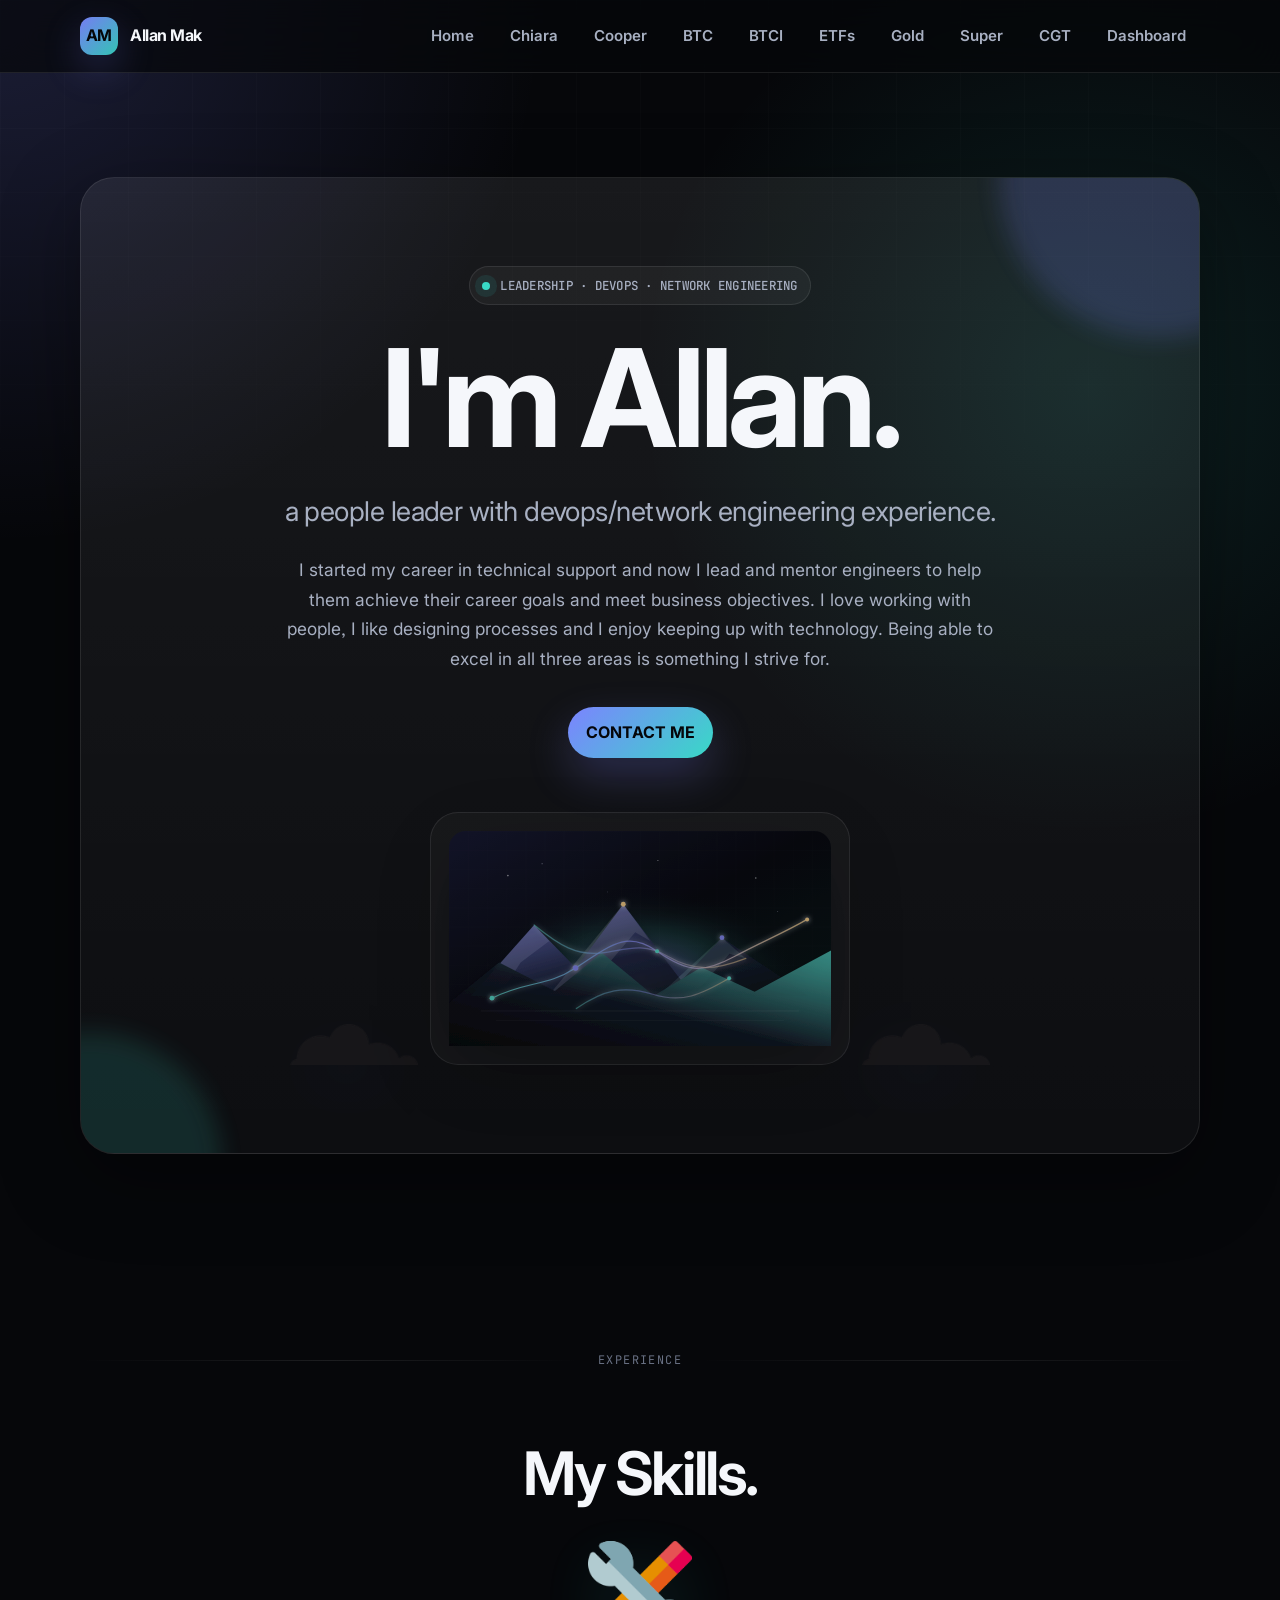
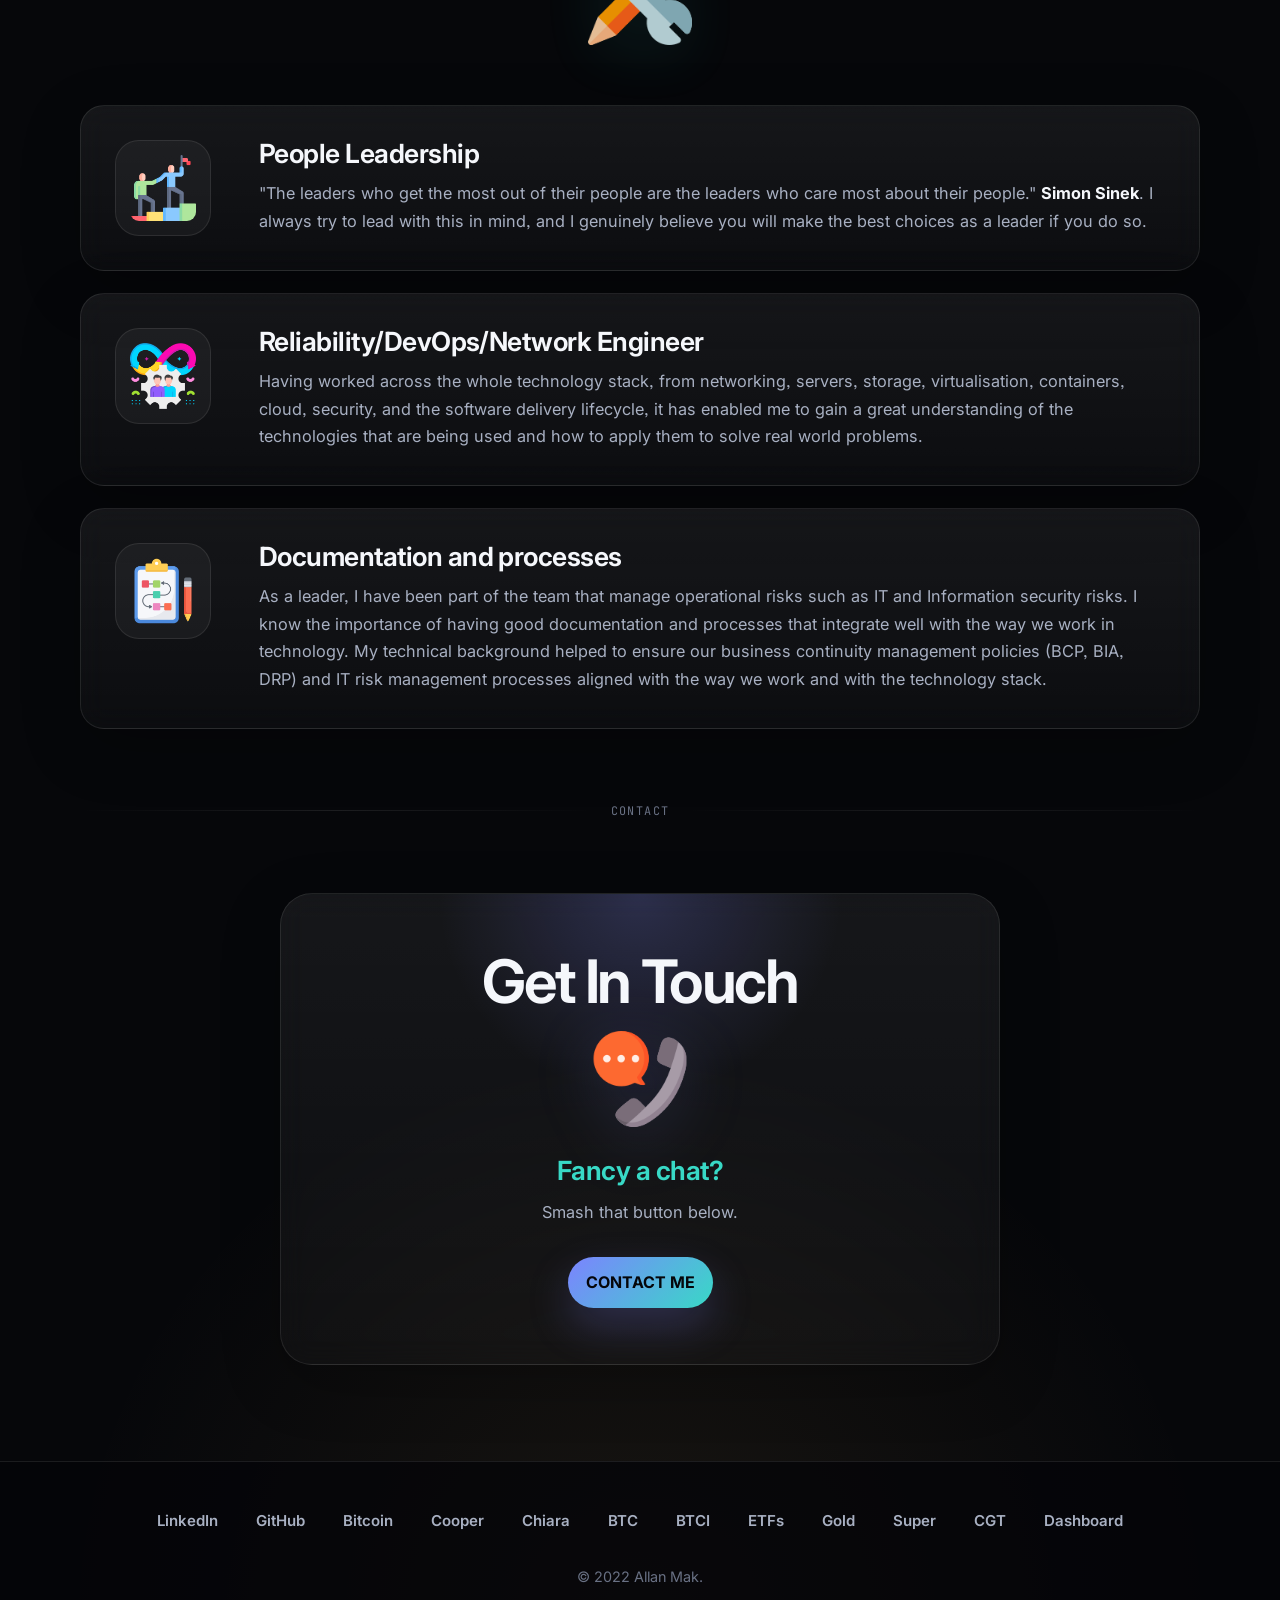
<file: index.html>
<!DOCTYPE html>
<html lang="en">
<head>
    <meta charset="utf-8">
    <meta name="viewport" content="width=device-width, initial-scale=1.0">
    <meta name="description" content="Allan Mak - People Leader with DevOps and Network Engineering Experience">
    <title>Allan Mak</title>
    <link rel="icon" href="favicon.ico">
    <link rel="preconnect" href="https://fonts.googleapis.com">
    <link rel="preconnect" href="https://fonts.gstatic.com" crossorigin>
    <link href="https://fonts.googleapis.com/css2?family=Inter:wght@300;400;500;600;700&family=JetBrains+Mono:wght@400;500;600&display=swap" rel="stylesheet">
    <style>
        :root {
            --bg: #06070a;
            --bg-soft: #0b0d12;
            --surface: rgba(255, 255, 255, 0.045);
            --surface-strong: rgba(255, 255, 255, 0.075);
            --surface-hover: rgba(255, 255, 255, 0.105);
            --border: rgba(255, 255, 255, 0.09);
            --border-strong: rgba(255, 255, 255, 0.16);
            --text: #f5f7fb;
            --muted: #a8b0c2;
            --subtle: #697184;
            --accent: #7c83ff;
            --accent-2: #38d9c6;
            --accent-3: #f7c66f;
            --danger: #ff6b8a;
            --shadow: 0 24px 80px rgba(0, 0, 0, 0.38);
            --radius: 24px;
            --max-width: 1120px;
            --transition: 180ms ease;
        }

        * {
            margin: 0;
            padding: 0;
            box-sizing: border-box;
        }

        html {
            scroll-behavior: smooth;
        }

        body {
            min-height: 100vh;
            font-family: 'Inter', system-ui, -apple-system, BlinkMacSystemFont, 'Segoe UI', sans-serif;
            color: var(--text);
            line-height: 1.7;
            background:
                radial-gradient(circle at top left, rgba(124, 131, 255, 0.18), transparent 34rem),
                radial-gradient(circle at 85% 12%, rgba(56, 217, 198, 0.12), transparent 28rem),
                radial-gradient(circle at 50% 100%, rgba(247, 198, 111, 0.08), transparent 36rem),
                var(--bg);
            text-align: center;
            overflow-x: hidden;
            font-feature-settings: "cv01", "ss03";
        }

        body::before {
            content: '';
            position: fixed;
            inset: 0;
            pointer-events: none;
            background-image:
                linear-gradient(rgba(255, 255, 255, 0.025) 1px, transparent 1px),
                linear-gradient(90deg, rgba(255, 255, 255, 0.025) 1px, transparent 1px);
            background-size: 64px 64px;
            mask-image: linear-gradient(to bottom, rgba(0, 0, 0, 0.75), transparent 72%);
        }

        a {
            color: inherit;
        }

        img {
            max-width: 100%;
            height: auto;
        }

        h1, h2, h3 {
            color: var(--text);
            letter-spacing: -0.04em;
            line-height: 1.05;
        }

        h1 {
            font-size: clamp(4rem, 12vw, 8.5rem);
            font-weight: 700;
            margin: 0 auto;
        }

        h2 {
            font-size: clamp(2rem, 5vw, 3.75rem);
            font-weight: 650;
        }

        h3 {
            font-size: clamp(1.25rem, 3vw, 1.65rem);
            font-weight: 650;
            letter-spacing: -0.02em;
        }

        p {
            color: var(--muted);
            font-size: 1.02rem;
        }

        .site-header {
            position: sticky;
            top: 0;
            z-index: 10;
            backdrop-filter: blur(18px);
            background: rgba(6, 7, 10, 0.72);
            border-bottom: 1px solid var(--border);
        }

        .nav {
            width: min(var(--max-width), calc(100% - 32px));
            margin: 0 auto;
            min-height: 72px;
            display: flex;
            align-items: center;
            justify-content: space-between;
            gap: 24px;
        }

        .brand {
            display: inline-flex;
            align-items: center;
            gap: 12px;
            text-decoration: none;
            font-weight: 700;
            letter-spacing: -0.03em;
        }

        .brand-mark {
            width: 38px;
            height: 38px;
            display: grid;
            place-items: center;
            border-radius: 12px;
            background: linear-gradient(135deg, rgba(124, 131, 255, 0.95), rgba(56, 217, 198, 0.9));
            color: #05060a;
            box-shadow: 0 14px 38px rgba(124, 131, 255, 0.24);
        }

        .nav-links {
            display: flex;
            align-items: center;
            justify-content: flex-end;
            gap: 8px;
            flex-wrap: wrap;
        }

        .nav-links a,
        .footer-link {
            color: var(--muted);
            text-decoration: none;
            font-size: 0.94rem;
            font-weight: 600;
            transition: color var(--transition), background var(--transition), border-color var(--transition), transform var(--transition);
        }

        .nav-links a {
            padding: 9px 13px;
            border: 1px solid transparent;
            border-radius: 999px;
        }

        .nav-links a:hover,
        .nav-links a:focus-visible {
            color: var(--text);
            background: var(--surface);
            border-color: var(--border);
            outline: none;
        }

        .nav-links .nav-cta {
            color: #090b11;
            background: linear-gradient(135deg, var(--accent), var(--accent-2));
            border-color: transparent;
            box-shadow: 0 10px 28px rgba(124, 131, 255, 0.24);
        }

        .nav-links .nav-cta:hover,
        .nav-links .nav-cta:focus-visible {
            color: #05060a;
            background: linear-gradient(135deg, #969bff, #55ead9);
            transform: translateY(-1px);
        }

        .top {
            position: relative;
            width: min(var(--max-width), calc(100% - 32px));
            margin: 0 auto;
            padding: 104px 0 72px;
        }

        .hero-card {
            position: relative;
            overflow: hidden;
            padding: clamp(40px, 8vw, 88px);
            border: 1px solid var(--border);
            border-radius: calc(var(--radius) + 10px);
            background: linear-gradient(180deg, rgba(255, 255, 255, 0.075), rgba(255, 255, 255, 0.03));
            box-shadow: var(--shadow);
        }

        .hero-card::before,
        .hero-card::after {
            content: '';
            position: absolute;
            border-radius: 999px;
            filter: blur(12px);
            opacity: 0.8;
            pointer-events: none;
        }

        .hero-card::before {
            width: 320px;
            height: 320px;
            top: -160px;
            right: -120px;
            background: rgba(124, 131, 255, 0.23);
        }

        .hero-card::after {
            width: 260px;
            height: 260px;
            left: -120px;
            bottom: -140px;
            background: rgba(56, 217, 198, 0.18);
        }

        .eyebrow {
            display: inline-flex;
            align-items: center;
            gap: 10px;
            margin-bottom: 22px;
            padding: 8px 12px;
            color: var(--muted);
            font-family: 'JetBrains Mono', ui-monospace, SFMono-Regular, Menlo, monospace;
            font-size: 0.78rem;
            font-weight: 500;
            letter-spacing: 0.02em;
            text-transform: uppercase;
            background: rgba(255, 255, 255, 0.045);
            border: 1px solid var(--border);
            border-radius: 999px;
        }

        .status-dot {
            width: 8px;
            height: 8px;
            border-radius: 999px;
            background: var(--accent-2);
            box-shadow: 0 0 0 7px rgba(56, 217, 198, 0.1);
        }

        .top h2 {
            max-width: 800px;
            margin: 22px auto 0;
            color: var(--muted);
            font-size: clamp(1.2rem, 3vw, 1.7rem);
            font-weight: 400;
            line-height: 1.45;
            letter-spacing: -0.02em;
        }

        .hero-actions {
            display: flex;
            justify-content: center;
            gap: 14px;
            flex-wrap: wrap;
            margin-top: 34px;
        }

        .btn,
        .ghost-btn {
            display: inline-flex;
            align-items: center;
            justify-content: center;
            min-height: 48px;
            padding: 12px 18px;
            border-radius: 999px;
            font-weight: 700;
            text-decoration: none;
            transition: transform var(--transition), box-shadow var(--transition), border-color var(--transition), background var(--transition);
        }

        .btn {
            color: #05060a;
            background: linear-gradient(135deg, var(--accent), var(--accent-2));
            box-shadow: 0 18px 44px rgba(124, 131, 255, 0.24);
        }

        .btn:hover,
        .btn:focus-visible,
        .ghost-btn:hover,
        .ghost-btn:focus-visible {
            transform: translateY(-2px);
            outline: none;
        }

        .ghost-btn {
            color: var(--text);
            background: rgba(255, 255, 255, 0.04);
            border: 1px solid var(--border);
        }

        .ghost-btn:hover,
        .ghost-btn:focus-visible {
            background: var(--surface-hover);
            border-color: var(--border-strong);
        }

        .hero-visual {
            position: relative;
            display: grid;
            grid-template-columns: 1fr minmax(220px, 420px) 1fr;
            align-items: end;
            gap: 12px;
            margin-top: 54px;
            opacity: 0.95;
        }

        .top-cloud,
        .bottom-cloud {
            width: 128px;
            opacity: 0.28;
            filter: invert(1) saturate(0.4) hue-rotate(180deg) drop-shadow(0 18px 36px rgba(124, 131, 255, 0.22));
            animation: float 7s ease-in-out infinite;
        }

        .bottom-cloud {
            justify-self: end;
            animation-direction: reverse;
        }

        @keyframes float {
            0%, 100% { transform: translateY(0); }
            50% { transform: translateY(-16px); }
        }

        .mountain-frame {
            position: relative;
            align-self: stretch;
            padding: 18px;
            border-radius: 28px;
            background: rgba(255, 255, 255, 0.035);
            border: 1px solid var(--border);
        }

        .mountain-img {
            display: block;
            width: 100%;
            opacity: 0.78;
            filter: saturate(0.8) contrast(1.04) drop-shadow(0 18px 40px rgba(0, 0, 0, 0.4));
        }

        .middle {
            width: min(var(--max-width), calc(100% - 32px));
            margin: 0 auto;
            padding: 52px 0 96px;
        }

        .section-card,
        .skill-row,
        .contact-me {
            border: 1px solid var(--border);
            background: linear-gradient(180deg, rgba(255, 255, 255, 0.065), rgba(255, 255, 255, 0.026));
            box-shadow: 0 18px 60px rgba(0, 0, 0, 0.24);
            backdrop-filter: blur(14px);
        }

        .profile {
            max-width: 820px;
            margin: 0 auto;
            padding: clamp(32px, 6vw, 56px);
            border-radius: var(--radius);
        }

        .profile h2,
        .skills h2,
        .contact-me h2 {
            margin-bottom: 18px;
        }

        .intro {
            max-width: 720px;
            margin: 0 auto;
            text-align: left;
            font-size: 1.08rem;
        }

        .hero-intro {
            margin-top: 24px;
            text-align: center;
        }

        .section-divider {
            display: grid;
            grid-template-columns: 1fr auto 1fr;
            align-items: center;
            gap: 18px;
            margin: 72px 0;
            color: var(--subtle);
            font-family: 'JetBrains Mono', ui-monospace, SFMono-Regular, Menlo, monospace;
            font-size: 0.74rem;
            letter-spacing: 0.12em;
            text-transform: uppercase;
        }

        .section-divider::before,
        .section-divider::after {
            content: '';
            height: 1px;
            background: linear-gradient(90deg, transparent, var(--border), transparent);
        }

        .skills {
            margin-top: 0;
        }

        .skills > img {
            width: 104px;
            margin: 18px auto 36px;
            opacity: 0.9;
            filter: drop-shadow(0 16px 32px rgba(56, 217, 198, 0.12));
        }

        .skill-grid {
            display: grid;
            gap: 22px;
            margin-top: 16px;
        }

        .skill-row {
            display: grid;
            grid-template-columns: 116px 1fr;
            gap: 28px;
            text-align: left;
            padding: clamp(24px, 4vw, 34px);
            border-radius: var(--radius);
            transition: transform var(--transition), border-color var(--transition), background var(--transition), box-shadow var(--transition);
        }

        .skill-row:hover {
            transform: translateY(-4px);
            border-color: var(--border-strong);
            background: linear-gradient(180deg, rgba(255, 255, 255, 0.088), rgba(255, 255, 255, 0.036));
            box-shadow: 0 26px 80px rgba(0, 0, 0, 0.32);
        }

        .skill-img-left {
            width: 96px;
            height: 96px;
            object-fit: contain;
            align-self: start;
            padding: 14px;
            border-radius: 24px;
            background: rgba(255, 255, 255, 0.045);
            border: 1px solid var(--border);
        }

        .skill-row h3 {
            margin-bottom: 12px;
        }

        .skill-row p em {
            color: var(--text);
            font-style: normal;
            font-weight: 700;
        }

        .contact-me {
            max-width: 720px;
            margin: 0 auto;
            padding: clamp(32px, 6vw, 56px);
            border-radius: calc(var(--radius) + 8px);
            position: relative;
            overflow: hidden;
        }

        .contact-me::before {
            content: '';
            position: absolute;
            inset: -1px;
            pointer-events: none;
            background: radial-gradient(circle at 50% 0%, rgba(124, 131, 255, 0.22), transparent 34%);
        }

        .contact-img {
            position: relative;
            width: 96px;
            margin-bottom: 22px;
            filter: drop-shadow(0 14px 30px rgba(124, 131, 255, 0.18));
        }

        .contact-me h2,
        .contact-me h3,
        .contact-me p,
        .contact-me a {
            position: relative;
        }

        .contact-me h3 {
            color: var(--accent-2);
        }

        .contact-msg {
            max-width: 430px;
            margin: 14px auto 30px;
        }

        .bottom {
            border-top: 1px solid var(--border);
            background: rgba(4, 5, 8, 0.78);
            padding: 36px 16px;
        }

        .footer-nav {
            display: flex;
            align-items: center;
            justify-content: center;
            gap: 10px;
            flex-wrap: wrap;
            margin-bottom: 22px;
        }

        .footer-link {
            display: inline-flex;
            padding: 9px 13px;
            border-radius: 999px;
            border: 1px solid transparent;
        }

        .footer-link:hover,
        .footer-link:focus-visible {
            color: var(--text);
            background: var(--surface);
            border-color: var(--border);
            outline: none;
        }

        .bottom p {
            color: var(--subtle);
            font-size: 0.9rem;
        }

        @media (max-width: 900px) {
            .nav {
                align-items: flex-start;
                flex-direction: column;
                padding: 16px 0;
                gap: 14px;
            }

            .nav-links {
                justify-content: flex-start;
            }

            .top {
                padding-top: 54px;
            }

            .hero-visual {
                grid-template-columns: 1fr;
                place-items: center;
            }

            .top-cloud,
            .bottom-cloud {
                display: none;
            }

            .mountain-frame {
                max-width: 420px;
            }

            .skill-row {
                grid-template-columns: 1fr;
                text-align: center;
            }

            .skill-img-left {
                margin: 0 auto;
            }

            .intro {
                text-align: center;
            }
        }

        @media (max-width: 600px) {
            .nav-links a {
                padding: 8px 10px;
                font-size: 0.86rem;
            }

            .hero-card {
                padding: 34px 22px;
            }

            .hero-actions {
                flex-direction: column;
            }

            .btn,
            .ghost-btn {
                width: 100%;
            }

            .middle {
                padding-bottom: 64px;
            }

            .section-divider {
                margin: 48px 0;
            }
        }
    </style>
</head>
<body>
    <header class="site-header">
        <nav class="nav" aria-label="Site navigation">
            <a class="brand" href="index.html" aria-label="Allan Mak home"><span class="brand-mark" aria-hidden="true">AM</span><span>Allan Mak</span></a>
            <div class="nav-links">
                <a href="index.html">Home</a><a href="chiara.html">Chiara</a><a href="cooper.html">Cooper</a><a href="btc.html">BTC</a><a href="btci.html">BTCI</a><a href="etf.html">ETFs</a><a href="gold.html">Gold</a><a href="super.html">Super</a><a href="cgt.html">CGT</a><a href="dashboard.html">Dashboard</a>
            </div>
        </nav>
    </header>

    <section class="top" id="profile">
        <div class="hero-card">
            <span class="eyebrow"><span class="status-dot"></span>Leadership · DevOps · Network Engineering</span>
            <h1>I'm Allan.</h1>
            <h2>a people leader with devops/network engineering experience.</h2>
            <p class="intro hero-intro">I started my career in technical support and now I lead and mentor engineers to help them achieve their
                career goals and meet business objectives. I love working with people, I like designing processes and I enjoy keeping up with technology. Being able to excel in all three
                areas is something I strive for.</p>
            <div class="hero-actions">
                <a class="btn" href="mailto:findamak@gmail.com">CONTACT ME</a>
            </div>
            <div class="hero-visual" aria-hidden="true">
                <img class="bottom-cloud" src="images/cloud.png" alt="">
                <div class="mountain-frame">
                    <img class="mountain-img" src="images/hero-inspiration.svg" alt="">
                </div>
                <img class="top-cloud" src="images/cloud.png" alt="">
            </div>
        </div>
    </section>

    <main class="middle">
        <div class="section-divider" aria-hidden="true">Experience</div>

        <section class="skills" id="skills">
            <h2>My Skills.</h2>
            <img src="images/skills.png" alt="skills">
            <div class="skill-grid">
                <article class="skill-row">
                    <img class="skill-img-left" src="images/leadership.png" alt="leadership">
                    <div>
                        <h3>People Leadership</h3>
                        <p>"The leaders who get the most out of their people are the leaders who care most about their people." <em>Simon Sinek</em>.
                        I always try to lead with this in mind, and I genuinely believe you will make the best choices as a leader if you do so.</p>
                    </div>
                </article>
                <article class="skill-row">
                    <img class="skill-img-left" src="images/devops.png" alt="devops">
                    <div>
                        <h3>Reliability/DevOps/Network Engineer</h3>
                        <p>Having worked across the whole technology stack, from networking, servers, storage, virtualisation, containers, cloud, security, and the
                        software delivery lifecycle, it has enabled me to gain a great understanding of the technologies that are being used and how to
                        apply them to solve real world problems.</p>
                    </div>
                </article>
                <article class="skill-row">
                    <img class="skill-img-left" src="images/processes.png" alt="processes">
                    <div>
                        <h3>Documentation and processes</h3>
                        <p>As a leader, I have been part of the team that manage operational risks such as IT and Information security risks.
                        I know the importance of having good documentation and processes that integrate well with the way we work in technology.
                        My technical background helped to ensure our business continuity management policies (BCP, BIA, DRP) and IT risk
                        management processes aligned with the way we work and with the technology stack.</p>
                    </div>
                </article>
            </div>
        </section>

        <div class="section-divider" aria-hidden="true">Contact</div>

        <section class="contact-me" id="contact">
            <h2>Get In Touch</h2>
            <img class="contact-img" src="images/contact.png" alt="contact">
            <h3>Fancy a chat?</h3>
            <p class="contact-msg">Smash that button below.</p>
            <a class="btn" href="mailto:findamak@gmail.com">CONTACT ME</a>
        </section>
    </main>

    <footer class="bottom">
        <div class="footer-nav">
            <a class="footer-link" href="https://www.linkedin.com/in/allan-mak-44882110/" target="_blank" rel="noopener">LinkedIn</a>
            <a class="footer-link" href="https://github.com/findamak" target="_blank" rel="noopener">GitHub</a>
            <a class="footer-link" href="https://www.youtube.com/watch?v=41JCpzvnn_0" target="_blank" rel="noopener">Bitcoin</a>
            <a class="footer-link" href="cooper.html">Cooper</a>
            <a class="footer-link" href="chiara.html">Chiara</a>
            <a class="footer-link" href="btc.html">BTC</a>
            <a class="footer-link" href="btci.html">BTCI</a>
            <a class="footer-link" href="etf.html">ETFs</a>
            <a class="footer-link" href="gold.html">Gold</a>
            <a class="footer-link" href="super.html">Super</a>
            <a class="footer-link" href="cgt.html">CGT</a>
            <a class="footer-link" href="dashboard.html">Dashboard</a>
        </div>
        <p>© 2022 Allan Mak.</p>
    </footer>
</body>
</html>
</file>
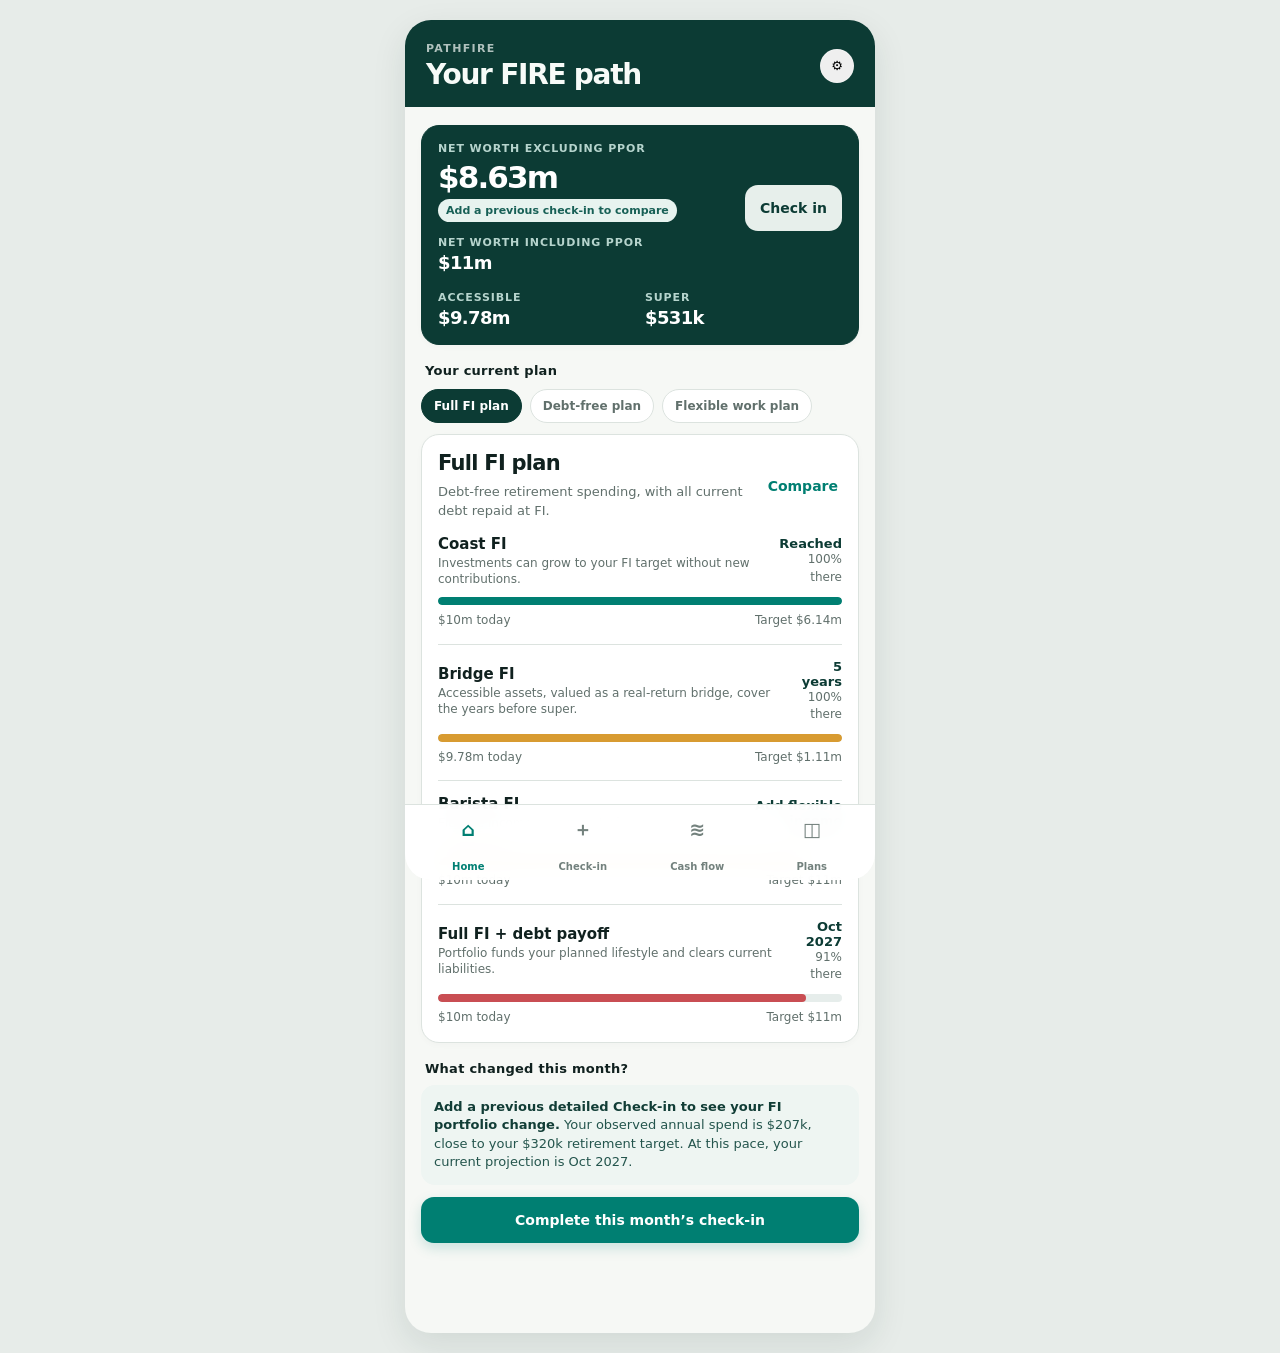
<file: projects/australian-fire-prototype/index.html>
<!doctype html>
<html lang="en-AU">
<head>
<meta charset="utf-8">
<meta name="viewport" content="width=device-width, initial-scale=1, viewport-fit=cover">
<meta name="theme-color" content="#0b1716">
<title>Pathfire — Australian FIRE tracker prototype</title>
<style>
  :root { --ink:#10211f; --muted:#61706c; --line:#dce3df; --paper:#f6f8f5; --surface:#fff; --pine:#0c3b34; --teal:#007f72; --mint:#bfe5d9; --gold:#d89b31; --rose:#c94e53; --shadow:0 12px 34px rgba(20,48,42,.10); }
  * { box-sizing:border-box; }
  html,body { margin:0; min-height:100%; background:#e7ece9; color:var(--ink); font-family: Inter, ui-sans-serif, system-ui, -apple-system, BlinkMacSystemFont, "Segoe UI", sans-serif; }
  button,input,select { font:inherit; }
  button { cursor:pointer; }
  .app { max-width:470px; min-height:100vh; margin:0 auto; background:var(--paper); position:relative; overflow:hidden; padding-bottom:90px; }
  header { padding:22px 21px 18px; background:var(--pine); color:#f7fbf8; }
  .eyebrow { font-size:11px; text-transform:uppercase; letter-spacing:.12em; opacity:.70; font-weight:750; }
  h1 { margin:5px 0 0; font-size:28px; letter-spacing:-.045em; line-height:1.05; }
  h2 { font-size:21px; letter-spacing:-.035em; margin:0 0 8px; }
  h3 { font-size:15px; margin:0; letter-spacing:-.015em; }
  p { margin:0; }
  .sub { font-size:13px; color:var(--muted); line-height:1.45; }
  .topline { display:flex; align-items:center; justify-content:space-between; gap:12px; }
  .avatar { width:34px; height:34px; display:grid; place-items:center; border:1px solid rgba(255,255,255,.24); border-radius:50%; font-size:13px; font-weight:800; }
  main { padding:18px 16px 0; }
  .screen { display:none; animation:rise .2s ease-out; }
  .screen.active { display:block; }
  @keyframes rise { from {opacity:.2; transform:translateY(6px)} to {opacity:1; transform:none} }
  .card { background:var(--surface); border:1px solid var(--line); border-radius:18px; padding:16px; margin-bottom:12px; box-shadow:0 2px 7px rgba(15,30,25,.025); }
  .card.dark { background:var(--pine); border-color:var(--pine); color:white; }
  .debt-free-breakdown { color:var(--ink); }
  .hero-number { font-size:31px; letter-spacing:-.06em; font-weight:760; margin:4px 0; }
  .row { display:flex; align-items:center; justify-content:space-between; gap:12px; }
  .stack { display:grid; gap:10px; }
  .split { display:grid; grid-template-columns:1fr 1fr; gap:10px; }
  .metric-label { font-size:11px; text-transform:uppercase; letter-spacing:.08em; color:var(--muted); font-weight:750; }
  .dark .metric-label { color:#b6d4cd; }
  .metric-value { font-size:18px; font-weight:760; letter-spacing:-.035em; margin-top:3px; }
  .delta { color:var(--teal); font-size:12px; font-weight:700; }
  .pill { display:inline-flex; gap:5px; align-items:center; border-radius:99px; background:#e7f3ef; color:#176056; padding:5px 8px; font-size:11px; font-weight:750; }
  .pill.gold { background:#fbefd8; color:#8c5b0d; }
  .pill.rose { background:#fce9e8; color:#9c393e; }
  .progress { height:8px; background:#e6edeb; border-radius:99px; overflow:hidden; margin:10px 0 7px; }
  .progress > span { display:block; height:100%; border-radius:inherit; background:var(--teal); }
  .progress.gold > span { background:var(--gold); }
  .progress.rose > span { background:var(--rose); }
  .milestone { padding:14px 0; border-bottom:1px solid var(--line); }
  .milestone:last-child { border-bottom:0; padding-bottom:0; }
  .milestone:first-child { padding-top:3px; }
  .milestone .name { font-weight:760; font-size:15px; }
  .milestone .description { font-size:12px; color:var(--muted); margin-top:2px; line-height:1.35; }
  .milestone .date { font-size:13px; font-weight:730; color:var(--pine); text-align:right; }
  .section-title { margin:18px 4px 9px; font-size:13px; letter-spacing:.02em; font-weight:780; }
  .action { border:0; background:var(--teal); color:white; border-radius:13px; min-height:46px; padding:0 15px; font-weight:760; font-size:14px; box-shadow:0 5px 13px rgba(0,127,114,.18); }
  .action.secondary { background:#e7efeb; color:var(--pine); box-shadow:none; }
  .action.ghost { background:transparent; color:var(--teal); box-shadow:none; padding:0 4px; min-height:auto; }
  .action.full { width:100%; }
  .nav { position:fixed; bottom:0; left:50%; transform:translateX(-50%); width:min(470px,100%); background:rgba(255,255,255,.96); backdrop-filter:blur(12px); border-top:1px solid var(--line); height:76px; display:flex; justify-content:space-around; z-index:5; padding:7px 6px env(safe-area-inset-bottom); }
  .nav button { flex:1; border:0; background:transparent; color:#73817d; display:grid; place-items:center; gap:3px; font-size:10px; font-weight:680; }
  .nav .nav-icon { height:24px; font-size:19px; line-height:1; }
  .nav button.active { color:var(--teal); }
  .notice { padding:13px; border-radius:14px; background:#eef5f2; color:#24554d; font-size:13px; line-height:1.42; }
  .notice strong { color:#113d36; }
  .list-item { display:flex; align-items:center; justify-content:space-between; gap:10px; padding:13px 0; border-bottom:1px solid var(--line); }
  .list-item:last-child { border-bottom:0; }
  .item-name { font-size:14px; font-weight:720; }
  .item-meta { font-size:12px; color:var(--muted); margin-top:2px; }
  .item-value { font-size:14px; font-weight:760; text-align:right; }
  .item-value.negative { color:var(--rose); }
  .form-header { padding:1px 4px 14px; }
  label { display:block; font-size:12px; font-weight:720; color:#3e514d; margin:15px 0 6px; }
  input,select { width:100%; border:1px solid #cfd9d5; background:white; min-height:46px; border-radius:11px; padding:0 12px; color:var(--ink); outline:none; }
  input:focus,select:focus { border-color:var(--teal); box-shadow:0 0 0 3px rgba(0,127,114,.12); }
  .input-prefix { position:relative; }
  .input-prefix span { position:absolute; left:13px; top:13px; color:var(--muted); font-weight:700; }
  .input-prefix input { padding-left:29px; }
  .check-row { display:flex; align-items:center; gap:11px; padding:12px 0; }
  .check-row input { width:20px; min-height:20px; accent-color:var(--teal); }
  .stepper { display:flex; gap:6px; margin:14px 0 18px; }
  .stepper span { height:5px; flex:1; background:#dbe4e0; border-radius:4px; }
  .stepper span.active { background:var(--teal); }
  .small { font-size:12px; color:var(--muted); line-height:1.45; }
  .scenario-select { display:flex; gap:8px; overflow:auto; padding:2px 0 11px; scrollbar-width:none; }
  .scenario-select button { white-space:nowrap; border:1px solid var(--line); background:white; color:var(--muted); border-radius:99px; padding:9px 12px; font-size:12px; font-weight:730; }
  .scenario-select button.active { color:white; background:var(--pine); border-color:var(--pine); }
  .chart { height:150px; position:relative; margin:8px 0 6px; padding:13px 0 20px; }
  .chart .grid { position:absolute; inset:10px 0 24px; background:repeating-linear-gradient(to bottom,transparent,transparent 33%,#e7ecea 34%); }
  .chart svg { position:absolute; inset:0; width:100%; height:100%; overflow:visible; }
  .chart-labels { position:absolute; bottom:0; left:0; right:0; display:flex; justify-content:space-between; font-size:10px; color:var(--muted); }
  .projection-chart { margin:16px 0 8px; }
  .projection-chart svg { display:block; width:100%; height:auto; overflow:visible; }
  .projection-chart .axis-label, .projection-chart .tick-label { fill:var(--muted); font-size:10px; }
  .projection-chart .axis-label { font-weight:720; }
  .projection-chart .grid-line { stroke:#dce3df; stroke-width:1; }
  .projection-chart .axis-line { stroke:#aebdb7; stroke-width:1; }
  .projection-chart .portfolio-line { fill:none; stroke:var(--teal); stroke-width:3; stroke-linecap:round; stroke-linejoin:round; }
  .projection-chart .target-line { stroke:var(--rose); stroke-width:2; stroke-dasharray:5 4; }
  .projection-chart .legend { display:flex; flex-wrap:wrap; gap:12px; margin:5px 0 0 44px; font-size:11px; color:var(--muted); }
  .projection-chart .legend span::before { content:''; display:inline-block; width:14px; border-top:3px solid var(--teal); margin:0 5px 2px 0; vertical-align:middle; }
  .projection-chart .legend .target-key::before { border-color:var(--rose); border-top-style:dashed; }
  .dark .projection-chart .axis-label, .dark .projection-chart .tick-label, .dark .projection-chart .legend { fill:#c5ddd6; color:#c5ddd6; }
  .dark .projection-chart .grid-line { stroke:rgba(255,255,255,.18); }
  .dark .projection-chart .axis-line { stroke:rgba(255,255,255,.45); }
  .dark .projection-chart .portfolio-line { stroke:#78d2c3; }
  .modal-backdrop { display:none; position:fixed; inset:0; background:rgba(11,25,22,.42); z-index:20; padding:18px; align-items:flex-end; }
  .modal-backdrop.show { display:flex; }
  .sheet { width:min(470px,100%); margin:auto; max-height:88vh; overflow:auto; background:var(--paper); border-radius:22px 22px 14px 14px; padding:18px 16px 24px; box-shadow:var(--shadow); animation:up .2s ease; }
  @keyframes up { from{transform:translateY(20px);opacity:.4} to{transform:none;opacity:1} }
  .sheet-handle { width:38px; height:4px; background:#c4d0cb; border-radius:99px; margin:0 auto 16px; }
  .close { border:0; background:#e7efeb; color:var(--pine); width:34px; height:34px; border-radius:50%; font-size:18px; }
  .empty { border:1px dashed #b9cac3; border-radius:14px; padding:15px; text-align:center; font-size:13px; color:var(--muted); }
  .toast { position:fixed; left:50%; transform:translateX(-50%) translateY(20px); bottom:90px; background:#102c27; color:#fff; border-radius:12px; padding:11px 14px; font-size:13px; opacity:0; pointer-events:none; transition:.25s; z-index:30; }
  .toast.show { opacity:1; transform:translateX(-50%) translateY(0); }
  .onboarding { min-height:100vh; background:var(--pine); padding:26px 20px 28px; color:#f7fbf8; display:none; }
  .onboarding.show { display:block; }
  .onboarding .brand { font-weight:800; letter-spacing:-.04em; font-size:22px; }
  .onboard-card { margin-top:32px; background:#f7faf8; color:var(--ink); border-radius:22px; padding:20px; }
  .onboarding .action.secondary { background:#dbece6; }
  @media (min-width:720px) { body { padding:20px; } .app { min-height:calc(100vh - 40px); border-radius:26px; box-shadow:var(--shadow); } .nav { bottom:20px; border-radius:0 0 26px 26px; } }
</style>
</head>
<body>
<div class="onboarding" id="onboarding">
  <div class="brand">Pathfire</div>
  <div class="eyebrow" style="margin-top:7px">Australian FIRE tracker</div>
  <div class="onboard-card" id="onboardCard"></div>
</div>

<div class="app" id="app">
  <header id="header">
    <div class="topline"><div><div class="eyebrow">Pathfire</div><h1 id="headerTitle">Your FIRE path</h1></div><button class="avatar" aria-label="Open plan settings" title="Plan settings" onclick="showScreen('settings')">⚙</button></div>
  </header>
  <main>
    <section class="screen active" id="dashboard"></section>
    <section class="screen" id="checkin"></section>
    <section class="screen" id="cashflow"></section>
    <section class="screen" id="plans"></section>
    <section class="screen" id="settings"></section>
  </main>
  <nav class="nav" aria-label="Primary navigation">
    <button class="active" data-screen="dashboard"><span class="nav-icon">⌂</span><span>Home</span></button>
    <button data-screen="checkin"><span class="nav-icon">＋</span><span>Check-in</span></button>
    <button data-screen="cashflow"><span class="nav-icon">≋</span><span>Cash flow</span></button>
    <button data-screen="plans"><span class="nav-icon">◫</span><span>Plans</span></button>
  </nav>
</div>
<div class="modal-backdrop" id="modal"><div class="sheet" id="sheet"></div></div>
<div class="toast" id="toast"></div>

<script>
const AUD = new Intl.NumberFormat('en-AU',{style:'currency',currency:'AUD',maximumFractionDigits:0});
const money = n => AUD.format(n || 0);
const shortMoney = n => n >= 1000000 ? '$'+(n/1000000).toFixed(n>=10000000?0:2)+'m' : n >=1000 ? '$'+Math.round(n/1000)+'k' : money(n);
const clamp = (n,min,max)=>Math.min(max,Math.max(min,n));
const defaultState = {
  started:true, activeScenario:'current',
  profile:{age:50, retirementAge:55, preservationAge:60, withdrawalRate:3.5, inflationRate:2.5},
  assets:[
    {id:'cash',name:'Cash & savings',type:'cash',balance:15000,annualReturn:6.63,fi:true,accessible:true},
    {id:'super',name:'Super',type:'superannuation',balance:461683,annualReturn:7.5,fi:true,accessible:false},
    {id:'etf',name:'ETFs',type:'investment',balance:7021017,annualReturn:20,fi:true,accessible:true},
    {id:'shares',name:'Direct shares',type:'investment',balance:335753,annualReturn:7,fi:true,accessible:true},
    {id:'ppor',name:'Primary residence',type:'primary_residence',balance:2790000,annualReturn:7,fi:false,accessible:false},
    {id:'ip1',name:'Investment property',type:'investment_property',balance:2410000,annualReturn:7,fi:true,accessible:true},
    {id:'smsf',name:'SMSF',type:'superannuation',balance:69239,annualReturn:7,fi:true,accessible:false}
  ],
  debts:[
    {id:'chatswood',name:'Chatswood loan',type:'loan',balance:505000,annualInterestRate:5.99,linked:'ppor'},
    {id:'wahroonga',name:'Wahroonga loan',type:'loan',balance:1660000,annualInterestRate:6.63,linked:'ip1'},
    {id:'family',name:'Family loan',type:'other',balance:24000,annualInterestRate:0,linked:''},
    {id:'loc',name:'Line of credit',type:'other',balance:0,annualInterestRate:8.46,linked:''},
    {id:'creditcard',name:'Credit card debt',type:'credit_card',balance:0,annualInterestRate:8,linked:''}
  ],
  income:{'Current income':15695},
  expenses:{'Current spending':5584},
  history:[],
  scenarios:{
    current:{name:'Full FI plan',spend:320000,flexIncome:0,accessibleExclude:0,note:'Debt-free retirement spending, with all current debt repaid at FI.'},
    debtfree:{name:'Debt-free plan',spend:320000,flexIncome:0,accessibleExclude:0,note:'Shows the one-off debt payoff separately from sustainable FI income.'},
    barista:{name:'Flexible work plan',spend:320000,flexIncome:0,accessibleExclude:0,note:'Flexible work income can reduce the FI income requirement.'}
  }
};
let state = JSON.parse(localStorage.getItem('pathfirePrototype') || JSON.stringify(defaultState));
let checkStep = 1, activeCheckinPeriod = null;
function normaliseAssetType(type){ return ['super','smsf'].includes(type) ? 'superannuation' : type; }
function defaultAnnualReturn(type){ return ({cash:3.5,investment:7,superannuation:7.5,primary_residence:3.5,investment_property:3.5,other:0})[normaliseAssetType(type)] ?? 0; }
function calculateRealReturn(annualReturn, inflationRate){ return ((1 + Number(annualReturn || 0) / 100) / (1 + Number(inflationRate || 0) / 100) - 1) * 100; }
function normaliseLiabilityType(type){ return ['ppor_loan','investment_property_loan','margin_loan','car_loan','personal_loan','smsf_loan'].includes(type) ? 'loan' : type; }
function defaultLiabilityType(name=''){
  const value=name.toLowerCase();
  if(value.includes('credit card')) return 'credit_card';
  if(value.includes('loan') || value.includes('mortgage') || value.includes('margin')) return 'loan';
  return 'other';
}
function suggestedAssetTypeForLiability(){ return ''; }
function linkableAssets(assets=state.assets){ return assets; }
function isUsualLiabilityAssetPair(liabilityType,assetType){ const suggested=suggestedAssetTypeForLiability(liabilityType); return !suggested || suggested===assetType; }
const protectedScenarioNames={current:'Full FI plan',debtfree:'Debt-free plan',barista:'Flexible work plan'};
function isCustomScenario(key){ return !Object.hasOwn(protectedScenarioNames,key); }
function renameScenario(key,name){ const scenario=state.scenarios[key], trimmed=String(name||'').trim(); if(!scenario||!isCustomScenario(key)||!trimmed) return false; scenario.name=trimmed.slice(0,80); return true; }
function deleteScenario(key){ if(!state.scenarios[key]||!isCustomScenario(key)) return false; delete state.scenarios[key]; if(state.activeScenario===key) state.activeScenario='current'; return true; }
function normaliseState(candidate=state){
  // Upgrade only the retired built-in demonstration data; preserve any genuine user-entered plan.
  if(candidate?.profile?.age===40 && candidate?.profile?.retirementAge===52 && candidate?.assets?.some(asset=>asset.id==='cash'&&Number(asset.balance)===189000)) Object.assign(candidate,JSON.parse(JSON.stringify(defaultState)));
  candidate.profile ??={};
  candidate.profile.inflationRate ??= 2.5;
  const legacySpend=Number(candidate.profile.retirementSpend), fallbackSpend=Number.isFinite(legacySpend)&&legacySpend>=0 ? legacySpend : defaultState.scenarios.current.spend;
  candidate.scenarios ??={};
  Object.entries(protectedScenarioNames).forEach(([key,name])=>{if(candidate.scenarios[key]) candidate.scenarios[key].name=name;});
  Object.values(candidate.scenarios).forEach(scenario=>{ if(!Number.isFinite(Number(scenario.spend))||Number(scenario.spend)<0) scenario.spend=fallbackSpend; delete scenario.workEndAge; });
  delete candidate.profile.retirementSpend;
  candidate.assets.forEach(asset => { asset.type=normaliseAssetType(asset.type); asset.annualReturn ??= defaultAnnualReturn(asset.type); });
  candidate.debts.forEach(debt => { debt.annualInterestRate ??= 0; if(debt.name==='Home loan') debt.name='PPOR loan'; if(debt.name==='Other loan') debt.name='Credit card debt'; debt.type=normaliseLiabilityType(debt.type ?? defaultLiabilityType(debt.name)); });
  candidate.history ??=[]; candidate.history.forEach(normaliseCheckinRecord);
  return candidate;
}
function save(){ localStorage.setItem('pathfirePrototype',JSON.stringify(state)); }
function addExpenseCategory(name='New category'){
  const base=(name||'New category').trim() || 'New category'; let candidate=base, suffix=2;
  while(Object.hasOwn(state.expenses,candidate)) candidate=`${base} ${suffix++}`;
  state.expenses[candidate]=0; save(); return candidate;
}
function setExpenseCategory(previousName,nextName,amount){
  if(!Object.hasOwn(state.expenses,previousName)) return false;
  const name=(nextName||'').trim(); if(!name) return false;
  delete state.expenses[previousName]; state.expenses[name]=Math.max(0,Number(amount)||0); save(); return true;
}
function removeExpenseCategory(name){ if(!Object.hasOwn(state.expenses,name)) return false; delete state.expenses[name]; save(); return true; }
function removeAsset(id){
  const index=state.assets.findIndex(asset=>asset.id===id); if(index<0) return false;
  state.assets.splice(index,1); state.debts.forEach(debt=>{if(debt.linked===id) debt.linked='';}); save(); return true;
}
function removeLiability(id){ const index=state.debts.findIndex(debt=>debt.id===id); if(index<0) return false; state.debts.splice(index,1); save(); return true; }
const CHECKIN_MONTHS=['January','February','March','April','May','June','July','August','September','October','November','December'];
function checkinPeriod({month,year}={},date=new Date()){
  const fallbackMonth=CHECKIN_MONTHS[date.getMonth()], fallbackYear=date.getFullYear();
  const legacyMonth=CHECKIN_MONTHS.find(item=>item.toLowerCase().startsWith(String(month||'').trim().toLowerCase().slice(0,3)));
  return {month:CHECKIN_MONTHS.includes(month)?month:(legacyMonth||fallbackMonth),year:Math.max(2000,Number(year)||fallbackYear)};
}
function checkinLabel(month,year){ return `${month} ${year}`; }
function checkinMetrics({assets=[],debts=[],income={},expenses={}}){
  const assetTotal=assets.reduce((total,asset)=>total+Math.max(0,Number(asset.balance)||0),0), debtTotal=debts.reduce((total,debt)=>total+Math.max(0,Number(debt.balance)||0),0);
  const fi=assets.filter(asset=>asset.fi).reduce((total,asset)=>total+Math.max(0,Number(asset.balance)||0),0);
  const annualSpending=(Object.values(expenses).reduce((total,value)=>total+Math.max(0,Number(value)||0),0)+debts.reduce((total,debt)=>total+Math.max(0,Number(debt.balance)||0)*Math.max(0,Number(debt.annualInterestRate)||0)/100/12,0))*12;
  const pporAssets=assets.filter(asset=>asset.type==='primary_residence'), pporAssetIds=new Set(pporAssets.map(asset=>asset.id)), ppor=pporAssets.reduce((total,asset)=>total+Math.max(0,Number(asset.balance)||0),0), pporDebt=debts.filter(debt=>pporAssetIds.has(debt.linked)).reduce((total,debt)=>total+Math.max(0,Number(debt.balance)||0),0);
  return {net:assetTotal-debtTotal,netExPpor:(assetTotal-ppor)-(debtTotal-pporDebt),fi,spend:annualSpending};
}
function checkinCashflowMetrics({assets=[],debts=[],income={},expenses={}}){
  const manualIncome=Object.values(income).reduce((total,value)=>total+Math.max(0,Number(value)||0),0);
  const cashInterest=assets.filter(asset=>asset.type==='cash'&&Number(asset.annualReturn)>0).reduce((total,asset)=>total+Math.max(0,Number(asset.balance)||0)*Number(asset.annualReturn)/100/12,0);
  const manualSpending=Object.values(expenses).reduce((total,value)=>total+Math.max(0,Number(value)||0),0);
  const liabilityInterest=debts.reduce((total,debt)=>total+Math.max(0,Number(debt.balance)||0)*Math.max(0,Number(debt.annualInterestRate)||0)/100/12,0);
  const incomeTotal=manualIncome+cashInterest, spending=manualSpending+liabilityInterest;
  return {income:incomeTotal,spending,surplus:incomeTotal-spending,manualIncome,cashInterest,manualSpending,liabilityInterest};
}
function makeCheckinSnapshot({month,year,note}={},source=state){
  const period=checkinPeriod({month,year}), assets=(source.assets||[]).map(asset=>({...asset})), debts=(source.debts||[]).map(debt=>({...debt})), income={...(source.income||{})}, expenses={...(source.expenses||{})}, metrics=checkinMetrics({assets,debts,income,expenses});
  return {month:period.month,year:period.year,label:checkinLabel(period.month,period.year),note:String(note??'').trim(),assets,debts,income,expenses,...metrics};
}
function sortCheckins(checkins){ return [...checkins].sort((left,right)=>{ const a=checkinPeriod(left), b=checkinPeriod(right); return b.year-a.year||CHECKIN_MONTHS.indexOf(b.month)-CHECKIN_MONTHS.indexOf(a.month); }); }
function checkinSnapshotForEditing(checkin,source=state){
  if(Array.isArray(checkin.assets)&&Array.isArray(checkin.debts)&&checkin.income&&checkin.expenses) return checkin;
  return makeCheckinSnapshot({month:checkin.month||checkin.label,year:checkin.year,note:checkin.note},source);
}
function normaliseCheckinRecord(checkin){
  const period=checkinPeriod({month:checkin.month||checkin.label,year:checkin.year}); checkin.month=period.month; checkin.year=period.year; checkin.label=checkinLabel(period.month,period.year); checkin.note ??='';
  if(Array.isArray(checkin.assets)&&Array.isArray(checkin.debts)&&checkin.income&&checkin.expenses) Object.assign(checkin,makeCheckinSnapshot(checkin,checkin));
  return checkin;
}
function deleteHistoricalCheckin(index){ if(index<0||index>=state.history.length) return false; const [deleted]=state.history.splice(index,1); save(); return deleted; }
function updateHistoricalCheckin(index,changes={}){
  const checkin=state.history[index]; if(!checkin) return false;
  const assets=changes.assets??checkin.assets, debts=changes.debts??checkin.debts, income=changes.income??checkin.income, expenses=changes.expenses??checkin.expenses;
  const hasSnapshot=Array.isArray(assets)&&Array.isArray(debts)&&income&&expenses;
  if(hasSnapshot){ Object.assign(checkin,makeCheckinSnapshot({month:changes.month??checkin.month,year:changes.year??checkin.year,note:changes.note??checkin.note},{assets,debts,income,expenses})); }
  else { const period=checkinPeriod({month:changes.month??changes.label??checkin.month??checkin.label,year:changes.year??checkin.year}); checkin.month=period.month; checkin.year=period.year; checkin.label=checkinLabel(period.month,period.year); checkin.net=Math.max(0,Number(changes.net??checkin.net)||0); checkin.fi=Math.max(0,Number(changes.fi??checkin.fi)||0); checkin.spend=Math.max(0,Number(changes.spend??checkin.spend)||0); checkin.note=String(changes.note??checkin.note??'').trim(); }
  save(); return checkin;
}
normaliseState();
function incomeLines(income=state.income){ return Object.entries(income).map(([name,monthly])=>({name,monthly:Number(monthly)||0})); }
function cashIncomeLines(assets=state.assets){ return assets.filter(asset=>asset.type==='cash'&&Number(asset.annualReturn)>0).map(asset=>({name:`Estimated interest — ${asset.name}`,monthly:Number(asset.balance||0)*Number(asset.annualReturn)/100/12})); }
function addIncomeSource(name='New income source'){
  const base=(name||'New income source').trim() || 'New income source'; let candidate=base, suffix=2;
  while(Object.hasOwn(state.income,candidate)) candidate=`${base} ${suffix++}`;
  state.income[candidate]=0; save(); return candidate;
}
function setIncomeSource(oldName,newName,monthly){
  if(!Object.hasOwn(state.income,oldName)) return false;
  const name=(newName||'').trim(); if(!name) return false;
  delete state.income[oldName]; state.income[name]=Math.max(0,Number(monthly)||0); save(); return true;
}
function removeIncomeSource(name){ if(!Object.hasOwn(state.income,name)) return false; delete state.income[name]; save(); return true; }
function cashflowSource(){
  const latest=sortCheckins(state.history)[0];
  if(!(Array.isArray(latest?.assets)&&Array.isArray(latest?.debts)&&latest.income&&latest.expenses)) return state;
  return {
    ...latest,
    assets:latest.assets.map(asset=>{const settings=state.assets.find(item=>item.id===asset.id); return settings ? {...asset,type:settings.type,annualReturn:settings.annualReturn,fi:settings.fi,accessible:settings.accessible} : asset;}),
    debts:latest.debts.map(debt=>{const settings=state.debts.find(item=>item.id===debt.id); return settings ? {...debt,type:settings.type,annualInterestRate:settings.annualInterestRate,linked:settings.linked} : debt;})
  };
}
function calc(source=state){
  const assetRecords=source.assets||[], debtRecords=source.debts||[], incomeSources=source.income||{}, expenseCategories=source.expenses||{};
  const assets=assetRecords.reduce((a,x)=>a+x.balance,0), debt=debtRecords.reduce((a,x)=>a+x.balance,0);
  const primaryAssets=assetRecords.filter(asset=>asset.type==='primary_residence'), primaryAssetIds=new Set(primaryAssets.map(asset=>asset.id));
  const ppor=primaryAssets.reduce((total,asset)=>total+asset.balance,0), pporDebt=debtRecords.filter(debt=>primaryAssetIds.has(debt.linked)).reduce((total,debt)=>total+debt.balance,0);
  const assetEquity=assetRecords.map(asset=>{const linkedDebt=debtRecords.filter(debt=>debt.linked===asset.id).reduce((total,debt)=>total+debt.balance,0);return {...asset,linkedDebt,equity:asset.balance-linkedDebt};});
  const fiAssets=assetRecords.filter(x=>x.fi);
  const accessible=fiAssets.filter(x=>x.accessible).reduce((a,x)=>a+x.balance,0);
  const superBal=fiAssets.filter(x=>!x.accessible).reduce((a,x)=>a+x.balance,0);
  const fi=accessible+superBal;
  const weightedRealReturn=fi ? fiAssets.reduce((total,asset)=>total+asset.balance*calculateRealReturn(asset.annualReturn,state.profile.inflationRate),0)/fi : 0;
  const manualIncome=Object.values(incomeSources).reduce((a,x)=>a+Number(x),0), cashInterestLines=cashIncomeLines(assetRecords), cashIncome=cashInterestLines.reduce((total,line)=>total+line.monthly,0), income=manualIncome+cashIncome, expenses=Object.values(expenseCategories).reduce((a,x)=>a+Number(x),0);
  const interestLines=debtRecords.map(debt=>({name:`Interest — ${debt.name}`,monthly:debt.balance*Number(debt.annualInterestRate||0)/100/12}));
  const monthlyInterest=interestLines.reduce((total,line)=>total+line.monthly,0), totalExpenses=expenses+monthlyInterest;
  return {assets,debt,net:assets-debt,netExPpor:(assets-ppor)-(debt-pporDebt),assetEquity,accessible,superBal,fi,fiAssets,weightedRealReturn,manualIncome,cashIncome,cashInterestLines,income,expenses,interestLines,monthlyInterest,totalExpenses,surplus:income-totalExpenses};
}
function scenarioCalc(key=state.activeScenario){
  const c=calc(cashflowSource()), p=state.profile, s=state.scenarios[key];
  const spend=Math.max(0,Number(s.spend)||0), workEndAge=p.retirementAge;
  const wr=p.withdrawalRate/100, rr=c.weightedRealReturn/100;
  const netSpend=Math.max(0,spend-s.flexIncome);
  const full=netSpend/wr;
  const years=Math.max(0,workEndAge-p.age);
  const bridgeYears=Math.max(0,p.preservationAge-workEndAge);
  const accessibleFiAssets=c.fiAssets.filter(asset=>asset.accessible), restrictedFiAssets=c.fiAssets.filter(asset=>!asset.accessible);
  const accessibleRealReturn=c.accessible ? accessibleFiAssets.reduce((total,asset)=>total+asset.balance*calculateRealReturn(asset.annualReturn,p.inflationRate),0)/c.accessible/100 : 0;
  const restrictedRealReturn=c.superBal ? restrictedFiAssets.reduce((total,asset)=>total+asset.balance*calculateRealReturn(asset.annualReturn,p.inflationRate),0)/c.superBal/100 : 0;
  const bridge=bridgeYears===0 ? 0 : Math.abs(accessibleRealReturn)<1e-12 ? netSpend*bridgeYears : netSpend*(1-Math.pow(1+accessibleRealReturn,-bridgeYears))/accessibleRealReturn;
  const debtPayoff=Math.max(0,c.debt);
  const debtFreeCapitalRequired=full+debtPayoff;
  const target=debtFreeCapitalRequired;
  const coast=rr > -1 ? target/Math.pow(1+rr,years) : target;
  const barista=target;
  // Asset returns are total returns, so cash interest is not reinvested a second time as a contribution.
  const monthlyContribution=c.manualIncome-c.totalExpenses;
  let accessiblePortfolio=c.accessible, restrictedPortfolio=c.superBal, months=0;
  while((accessiblePortfolio+restrictedPortfolio<target || accessiblePortfolio<bridge+debtPayoff) && months<720){
    accessiblePortfolio=accessiblePortfolio*Math.pow(1+accessibleRealReturn,1/12)+monthlyContribution;
    restrictedPortfolio=restrictedPortfolio*Math.pow(1+restrictedRealReturn,1/12);
    months++;
  }
  const portfolio=accessiblePortfolio+restrictedPortfolio;
  const date=months<720?new Date(new Date().getFullYear(),new Date().getMonth()+months,1):null;
  return {...s,spend,workEndAge,full,coast,barista,bridge,netSpend,debtPayoff,debtFreeCapitalRequired,target,years,monthlyContribution,realReturn:rr,accessibleRealReturn,restrictedRealReturn,portfolio,accessiblePortfolio,restrictedPortfolio,projected:date ? date.toLocaleString('en-AU',{month:'short',year:'numeric'}) : 'Not reached', date};
}
function planProjectionSeries(key=state.activeScenario,horizonYears=30){
  const plan=scenarioCalc(key), source=calc(cashflowSource()), years=Math.max(1,Math.min(60,Math.floor(Number(horizonYears)||30)));
  let accessible=source.accessible, restricted=source.superBal;
  const points=[{year:0,portfolio:accessible+restricted,target:plan.target}];
  for(let year=1;year<=years;year++){
    for(let month=0;month<12;month++){
      accessible=accessible*Math.pow(1+plan.accessibleRealReturn,1/12)+plan.monthlyContribution;
      restricted=restricted*Math.pow(1+plan.restrictedRealReturn,1/12);
    }
    points.push({year,portfolio:accessible+restricted,target:plan.target});
  }
  return points;
}
function projectionChart(key){
  const plan=scenarioCalc(key), years=plan.projected==='Not reached'?30:Math.max(10,Math.min(30,Math.ceil((plan.date-new Date())/(365.25*24*60*60*1000))+2)), points=planProjectionSeries(key,years);
  const width=360, height=190, left=48, right=12, top=16, bottom=34, max=Math.max(plan.target,...points.map(point=>point.portfolio),1), chartWidth=width-left-right, chartHeight=height-top-bottom;
  const x=year=>left+year/years*chartWidth, y=value=>top+(1-Math.max(0,value)/max)*chartHeight, path=points.map((point,index)=>`${index?'L':'M'}${x(point.year).toFixed(1)},${y(point.portfolio).toFixed(1)}`).join(' ');
  const ticks=[0,max/2,max], grid=ticks.map(value=>`<line class="grid-line" x1="${left}" y1="${y(value)}" x2="${width-right}" y2="${y(value)}"/><text class="tick-label" x="${left-6}" y="${y(value)+3}" text-anchor="end">${shortMoney(value)}</text>`).join('');
  const xTicks=[0,Math.round(years/2),years].filter((value,index,values)=>values.indexOf(value)===index).map(year=>`<text class="tick-label" x="${x(year)}" y="${height-16}" text-anchor="middle">${year===0?'Now':`+${year}y`}</text>`).join('');
  return `<div class="projection-chart"><svg viewBox="0 0 ${width} ${height}" role="img" aria-label="Capital projection chart"><title>Capital projection over time</title>${grid}<line class="axis-line" x1="${left}" y1="${top}" x2="${left}" y2="${height-bottom}"/><line class="axis-line" x1="${left}" y1="${height-bottom}" x2="${width-right}" y2="${height-bottom}"/><line class="target-line" x1="${left}" y1="${y(plan.target)}" x2="${width-right}" y2="${y(plan.target)}"/><path class="portfolio-line" d="${path}"/>${xTicks}<text class="axis-label" x="13" y="${height/2}" text-anchor="middle" transform="rotate(-90 13 ${height/2})">Dollar amount</text><text class="axis-label" x="${left+chartWidth/2}" y="${height-2}" text-anchor="middle">Time</text></svg><div class="legend"><span>Projected portfolio</span><span class="target-key">Capital required</span></div></div>`;
}
function milestone(name,description,current,target,date,colour=''){ const pct=target?clamp(current/target*100,0,100):0; return `<div class="milestone"><div class="row"><div><div class="name">${name}</div><div class="description">${description}</div></div><div><div class="date">${date}</div><div class="small" style="text-align:right">${pct.toFixed(0)}% there</div></div></div><div class="progress ${colour}"><span style="width:${pct}%"></span></div><div class="row small"><span>${shortMoney(current)} today</span><span>Target ${shortMoney(target)}</span></div></div>`; }
function dashboardSnapshotMetrics(history,current){
  const latest=sortCheckins(history)[0];
  if(!Array.isArray(latest?.assets)||!Array.isArray(latest?.debts)) return {net:current.net,netExPpor:current.netExPpor,accessible:current.accessible,superBal:current.superBal};
  const metrics=checkinMetrics(latest), fiAssets=latest.assets.filter(asset=>asset.fi);
  return {net:metrics.net,netExPpor:metrics.netExPpor,accessible:fiAssets.filter(asset=>asset.accessible).reduce((total,asset)=>total+Math.max(0,Number(asset.balance)||0),0),superBal:fiAssets.filter(asset=>!asset.accessible).reduce((total,asset)=>total+Math.max(0,Number(asset.balance)||0),0)};
}
function dashboardMonthOnMonthMetrics(history){
  const [latest,previous]=sortCheckins(history), detailed=checkin=>Array.isArray(checkin?.assets)&&Array.isArray(checkin?.debts)&&checkin.income&&checkin.expenses;
  if(!detailed(latest)||!detailed(previous)) return {netExPpor:0,fi:0,previousLabel:'',hasComparison:false};
  const current=checkinMetrics(latest), prior=checkinMetrics(previous);
  return {netExPpor:current.netExPpor-prior.netExPpor,fi:current.fi-prior.fi,previousLabel:previous.label,hasComparison:true};
}
function renderDashboard(){ const c=calc(), s=scenarioCalc(), dashboard=dashboardSnapshotMetrics(state.history,c), snapshots=sortCheckins(state.history), historySpend=snapshots[0]?.spend??c.totalExpenses*12, change=dashboardMonthOnMonthMetrics(state.history), changeLabel=change.hasComparison?`${change.netExPpor>=0?'↑':'↓'} ${shortMoney(Math.abs(change.netExPpor))} since ${change.previousLabel}`:'Add a previous check-in to compare'; document.getElementById('dashboard').innerHTML=`
 <div class="card dark"><div class="row"><div><div class="metric-label">Net worth excluding PPOR</div><div class="hero-number">${shortMoney(dashboard.netExPpor)}</div><span class="pill">${changeLabel}</span><div style="margin-top:14px"><div class="metric-label">Net worth including PPOR</div><div class="metric-value">${shortMoney(dashboard.net)}</div></div></div><button class="action secondary" onclick="showScreen('checkin')">Check in</button></div><div class="split" style="margin-top:18px"><div><div class="metric-label">Accessible</div><div class="metric-value">${shortMoney(dashboard.accessible)}</div></div><div><div class="metric-label">Super</div><div class="metric-value">${shortMoney(dashboard.superBal)}</div></div></div></div>
 <div class="section-title">Your current plan</div>
 <div class="scenario-select">${scenarioButtons()}</div>
 <div class="card"><div class="row"><div><h2>${s.name}</h2><p class="sub">${s.note}</p></div><button class="action ghost" onclick="showScreen('plans')">Compare</button></div>
 ${milestone('Coast FI','Investments can grow to your FI target without new contributions.',c.fi,s.coast,c.fi>=s.coast?'Reached':`Age ${state.profile.retirementAge}`)}
 ${milestone('Bridge FI','Accessible assets, valued as a real-return bridge, cover the years before super.',c.accessible,s.bridge,`${Math.max(0,state.profile.preservationAge-state.profile.retirementAge)} years`, 'gold')}
 ${milestone('Barista FI','Flexible income covers part of your annual living costs.',c.fi,s.barista,s.flexIncome?`${money(s.flexIncome)}/yr work`:'Add flexible income', 'gold')}
 ${milestone('Full FI + debt payoff','Portfolio funds your planned lifestyle and clears current liabilities.',c.fi,s.target,s.projected,'rose')}
 </div>
 <div class="section-title">What changed this month?</div>
 <div class="notice"><strong>${change.hasComparison?`Your FI portfolio ${change.fi>=0?'rose':'fell'} by ${shortMoney(Math.abs(change.fi))} since ${change.previousLabel}.`:'Add a previous detailed Check-in to see your FI portfolio change.'}</strong> Your observed annual spend is ${shortMoney(historySpend)}, close to your ${shortMoney(s.spend)} retirement target. ${s.projected !== 'Not reached' ? `At this pace, your current projection is ${s.projected}.` : 'Your target is not reached under the current assumptions.'}</div>
 <div style="height:12px"></div><button class="action full" onclick="openCurrentCheckin()">Complete this month’s check-in</button>`; }
function scenarioButtons(){return Object.entries(state.scenarios).map(([k,v])=>`<button class="${state.activeScenario===k?'active':''}" onclick="state.activeScenario='${k}';save();renderAll()">${v.name}</button>`).join('');}
function incomeCheckinRows(){ return Object.entries(state.income).map(([name,value])=>`<div data-income-row="${encodeURIComponent(name)}" class="card" style="padding:14px;margin:12px 0"><label>Income source</label><input data-income-name value="${escapeHTML(name)}"><label>Monthly after-tax amount</label><div class="input-prefix"><span>$</span><input type="number" data-income-amount value="${value}"></div><button class="action ghost" style="color:#9c393e;margin-top:10px" onclick="deleteCheckinIncomeSource('${encodeURIComponent(name)}')">Delete income source</button></div>`).join(''); }
function expenseCheckinRows(){ return Object.entries(state.expenses).map(([name,value])=>`<div data-expense-row="${encodeURIComponent(name)}" class="card" style="padding:14px;margin:12px 0"><label>Spending category</label><input data-expense-name value="${escapeHTML(name)}"><label>Monthly amount</label><div class="input-prefix"><span>$</span><input type="number" data-expense-amount value="${value}"></div><button class="action ghost" style="color:#9c393e;margin-top:10px" onclick="deleteCheckinExpenseCategory('${encodeURIComponent(name)}')">Delete category</button></div>`).join(''); }
function syncIncomeAndSpending(){
  const income={}, expenses={};
  document.querySelectorAll('[data-income-row]').forEach(row=>{const name=row.querySelector('[data-income-name]').value.trim(), amount=Math.max(0,Number(row.querySelector('[data-income-amount]').value)||0); if(name) income[name]=(income[name]||0)+amount;});
  document.querySelectorAll('[data-expense-row]').forEach(row=>{const name=row.querySelector('[data-expense-name]').value.trim(), amount=Math.max(0,Number(row.querySelector('[data-expense-amount]').value)||0); if(name) expenses[name]=(expenses[name]||0)+amount;});
  state.income=income; state.expenses=expenses; save();
}
function addCheckinIncomeSource(){ syncIncomeAndSpending(); addIncomeSource(); renderCheckinForm(); }
function deleteCheckinIncomeSource(encodedName){ const row=document.querySelector(`[data-income-row="${encodedName}"]`), name=row?.querySelector('[data-income-name]').value.trim(); syncIncomeAndSpending(); if(name) removeIncomeSource(name); renderCheckinForm(); }
function addCheckinExpenseCategory(){ syncIncomeAndSpending(); addExpenseCategory(); renderCheckinForm(); }
function deleteCheckinExpenseCategory(encodedName){ const row=document.querySelector(`[data-expense-row="${encodedName}"]`), name=row?.querySelector('[data-expense-name]').value.trim(); syncIncomeAndSpending(); if(name) removeExpenseCategory(name); renderCheckinForm(); }
function checkinMonthOptions(selected){ return CHECKIN_MONTHS.map(month=>`<option value="${month}" ${month===selected?'selected':''}>${month}</option>`).join(''); }
function historicalCheckinRows(){ return sortCheckins(state.history).map(checkin=>{ const index=state.history.indexOf(checkin); return `<div class="card"><div class="row"><div><h3>${escapeHTML(checkin.label)}</h3>${checkin.note?`<p class="sub">${escapeHTML(checkin.note)}</p>`:''}</div><div><button class="action ghost" onclick="openHistoricalCheckin(${index})">Update</button><button class="action ghost" style="color:#9c393e" onclick="deleteHistoricalCheckinUI(${index})">Delete</button></div></div><div class="split" style="margin-top:14px"><div><div class="metric-label">Net worth excluding PPOR</div><div class="metric-value">${Number.isFinite(checkin.netExPpor)?shortMoney(checkin.netExPpor):'Not recorded'}</div></div><div><div class="metric-label">FI portfolio</div><div class="metric-value">${shortMoney(checkin.fi)}</div></div></div><div class="row small" style="margin-top:12px"><span>Net worth</span><strong>${shortMoney(checkin.net)}</strong></div><div class="row small" style="margin-top:12px"><span>Annual spending</span><strong>${money(checkin.spend)}</strong></div><p class="small" style="margin-top:10px">${Array.isArray(checkin.assets)?`${checkin.assets.length} asset balances · ${checkin.debts.length} liability balances · ${Object.keys(checkin.income).length} income sources · ${Object.keys(checkin.expenses).length} spending categories`:'No detailed snapshot yet — select Update to enter the asset, liability, income and spending lines.'}</p></div>`; }).join(''); }
function renderCheckin(){ document.getElementById('checkin').innerHTML=`<div class="form-header"><h2>Check-ins</h2><p class="sub">Review and correct previous monthly snapshots, or complete the current month.</p></div><button class="action full" onclick="openCurrentCheckin()">Complete check-in for this month</button><div class="section-title">Previous check-ins</div>${historicalCheckinRows()}`; }
function openCurrentCheckin(step=1){ checkStep=step; activeCheckinPeriod=checkinPeriod(); openModal(`<div id="checkinModal"></div>`); renderCheckinForm(); }
function selectedCheckinPeriod(){ return activeCheckinPeriod||checkinPeriod(); }
function setCurrentCheckinPeriod(){ activeCheckinPeriod=checkinPeriod({month:document.getElementById('checkinMonth').value,year:document.getElementById('checkinYear').value}); renderCheckinForm(); }
function renderCheckinForm(){ const period=selectedCheckinPeriod(); document.getElementById('checkinModal').innerHTML=`<div class="row"><div><h2>Current monthly check-in</h2><p class="sub">Choose the period before entering the month’s figures.</p></div><button class="close" onclick="closeModal()">×</button></div><label>Check-in period</label><div class="split"><select id="checkinMonth" onchange="setCurrentCheckinPeriod()">${checkinMonthOptions(period.month)}</select><input id="checkinYear" type="number" min="2000" max="2100" value="${period.year}" onchange="setCurrentCheckinPeriod()"></div><div class="stepper"><span class="${checkStep>=1?'active':''}"></span><span class="${checkStep>=2?'active':''}"></span><span class="${checkStep>=3?'active':''}"></span></div><div id="checkinModalBody"></div>`; renderCheckinFormBody(); }
function renderCheckinFormBody(){ const host=document.getElementById('checkinModalBody'); if(checkStep===1){ host.innerHTML=`<div class="card"><h3>1. Update balances</h3><p class="sub" style="margin-top:4px">Last month’s values are prefilled. Change only what moved.</p>${state.assets.filter(a=>a.type!=='primary_residence'&&a.type!=='investment_property').map(a=>`<label>${a.name}</label><div class="input-prefix"><span>$</span><input type="number" data-asset="${a.id}" value="${a.balance}"></div>`).join('')}${state.debts.map(d=>`<label>${d.name} owing</label><div class="input-prefix"><span>$</span><input type="number" data-debt="${d.id}" value="${d.balance}"></div>`).join('')}<div style="height:14px"></div><button class="action full" onclick="persistBalances();checkStep=2;renderCheckinForm()">Continue</button></div>`; }
 else if(checkStep===2){ host.innerHTML=`<div class="card"><h3>2. Income & spending</h3><p class="sub" style="margin-top:4px">Enter after-tax income and non-debt spending for the current month. Add, rename, update or delete the sources and categories below.</p><div class="section-title">Income sources</div>${incomeCheckinRows()}<button class="action secondary full" style="margin-top:8px" onclick="addCheckinIncomeSource()">+ Add income source</button><div class="section-title">Spending categories</div>${expenseCheckinRows()}<button class="action secondary full" style="margin-top:8px" onclick="addCheckinExpenseCategory()">+ Add spending category</button><p class="small" style="margin-top:14px">${money(calc().monthlyInterest)} of monthly liability interest will be added automatically and remains separate from these non-debt spending categories.</p><div class="split" style="margin-top:18px"><button class="action secondary" onclick="checkStep=1;renderCheckinForm()">Back</button><button class="action" onclick="syncIncomeAndSpending();checkStep=3;renderCheckinForm()">Review</button></div></div>`; }
 else { const c=calc(), s=scenarioCalc(); host.innerHTML=`<div class="card"><h3>3. Review ${checkinLabel(selectedCheckinPeriod().month,selectedCheckinPeriod().year)}</h3><div class="list-item"><div><div class="item-name">Monthly surplus</div><div class="item-meta">Income less spending</div></div><div class="item-value ${c.surplus<0?'negative':''}">${money(c.surplus)}</div></div><div class="list-item"><div><div class="item-name">FI portfolio</div><div class="item-meta">Accessible investments + super</div></div><div class="item-value">${money(c.fi)}</div></div><div class="list-item"><div><div class="item-name">Full FI projection</div><div class="item-meta">Current-plan assumptions</div></div><div class="item-value">${s.projected}</div></div><label>Anything unusual this month? <span style="font-weight:400">(optional)</span></label><input id="note" placeholder="Bonus, holiday, repair, repayment change…"><div class="split" style="margin-top:18px"><button class="action secondary" onclick="checkStep=2;renderCheckinForm()">Back</button><button class="action" onclick="completeCheckin()">Save check-in</button></div></div><div class="notice"><strong>One thing to review:</strong> Your observed spending is ${(state.history.at(-1)?.spend??c.totalExpenses*12)>s.spend?'above':'near'} your selected retirement-spending target. Keep current lifestyle and retirement lifestyle separate.</div>`; } }
function persistBalances(){ document.querySelectorAll('[data-asset]').forEach(el=>{const a=state.assets.find(x=>x.id===el.dataset.asset);a.balance=Number(el.value)||0});document.querySelectorAll('[data-debt]').forEach(el=>{const d=state.debts.find(x=>x.id===el.dataset.debt);d.balance=Number(el.value)||0});save(); }
function persistIncomeSpend(){ syncIncomeAndSpending(); }
function historicalBalanceInputs(title,records,prefix){ return `<div class="section-title">${title}</div>${records.map((record,index)=>`<label>${escapeHTML(record.name)}</label><div class="input-prefix"><span>$</span><input id="${prefix}${index}" type="number" value="${record.balance}"></div>`).join('')}`; }
function historicalCashflowInputs(title,values,prefix){ return `<div class="section-title">${title}</div>${Object.entries(values).map(([name,value],index)=>`<label>${escapeHTML(name)}</label><div class="input-prefix"><span>$</span><input id="${prefix}${index}" type="number" value="${value}"></div>`).join('')}`; }
function openHistoricalCheckin(index){ const checkin=state.history[index]; if(!checkin) return; const detailed=Array.isArray(checkin.assets)&&Array.isArray(checkin.debts)&&checkin.income&&checkin.expenses, draft=checkinSnapshotForEditing(checkin); openModal(`<div class="row"><div><h2>Update ${escapeHTML(checkin.label)} check-in</h2><p class="sub">Update this historical snapshot without changing your current balances or cash flow.</p></div><button class="close" onclick="closeModal()">×</button></div><label>Month</label><select id="historyMonth">${checkinMonthOptions(checkin.month)}</select><label>Year</label><input id="historyYear" type="number" min="2000" max="2100" value="${checkin.year}">${detailed?'':`<div class="notice">This earlier check-in did not retain its original breakdown. The editable lines below are prefilled from your current data—replace them with the historical values, then save.</div>`}${historicalBalanceInputs('Asset balances',draft.assets,'historyAsset')}${historicalBalanceInputs('Liability balances',draft.debts,'historyDebt')}${historicalCashflowInputs('Monthly income',draft.income,'historyIncome')}${historicalCashflowInputs('Monthly spending',draft.expenses,'historyExpense')}<label>Note <span style="font-weight:400">(optional)</span></label><input id="historyNote" value="${escapeHTML(checkin.note||'')}" placeholder="Reason for the update"><button class="action full" style="margin-top:20px" onclick="saveHistoricalCheckin(${index})">Save changes</button>`); }
function saveHistoricalCheckin(index){ const checkin=state.history[index]; if(!checkin) return; const draft=checkinSnapshotForEditing(checkin), changes={month:document.getElementById('historyMonth').value,year:document.getElementById('historyYear').value,note:document.getElementById('historyNote').value,assets:draft.assets.map((asset,index)=>({...asset,balance:Math.max(0,Number(document.getElementById(`historyAsset${index}`).value)||0)})),debts:draft.debts.map((debt,index)=>({...debt,balance:Math.max(0,Number(document.getElementById(`historyDebt${index}`).value)||0)})),income:Object.fromEntries(Object.entries(draft.income).map(([name],index)=>[name,Math.max(0,Number(document.getElementById(`historyIncome${index}`).value)||0)])),expenses:Object.fromEntries(Object.entries(draft.expenses).map(([name],index)=>[name,Math.max(0,Number(document.getElementById(`historyExpense${index}`).value)||0)]))}; const updated=updateHistoricalCheckin(index,changes); if(!updated) return; closeModal(); renderAll(); toast(`${updated.label} check-in updated`); }
function deleteHistoricalCheckinUI(index){ const checkin=state.history[index]; if(checkin&&confirm(`Delete the ${checkin.label} check-in?`)){ deleteHistoricalCheckin(index); renderAll(); toast('Check-in deleted'); } }
function completeCheckin(){ const period=selectedCheckinPeriod(), note=document.getElementById('note')?.value.trim()||'', snapshot=makeCheckinSnapshot({...period,note}), existing=state.history.findIndex(checkin=>checkin.month===period.month&&checkin.year===period.year); if(existing>=0) Object.assign(state.history[existing],snapshot); else state.history.push(snapshot); if(state.history.length>24)state.history.shift(); save();checkStep=1;closeModal();renderAll();toast(`${snapshot.label} check-in saved`);showScreen('checkin'); }
function cashflowHistoryRows(){
  if(!state.history.length) return `<div class="card"><p class="sub">Save a monthly check-in to start your cash-flow history.</p></div>`;
  return sortCheckins(state.history).map(checkin=>{
    const detailed=Array.isArray(checkin.assets)&&Array.isArray(checkin.debts)&&checkin.income&&checkin.expenses, metrics=detailed?checkinCashflowMetrics(checkin):null;
    return `<div class="card"><div class="row"><div><h3>${escapeHTML(checkin.label)}</h3><p class="sub">${detailed?'Saved monthly snapshot':'Legacy check-in: only annual spending was recorded'}</p></div></div><div class="split" style="margin-top:14px"><div><div class="metric-label">Income</div><div class="metric-value">${metrics?money(metrics.income):'Not recorded'}</div></div><div><div class="metric-label">Spending</div><div class="metric-value">${metrics?money(metrics.spending):money((Number(checkin.spend)||0)/12)}</div></div></div><div class="row small" style="margin-top:12px"><span>Monthly surplus</span><strong class="${metrics&&metrics.surplus<0?'negative':''}">${metrics?money(metrics.surplus):'Not recorded'}</strong></div></div>`;
  }).join('');
}
function renderCashflow(){ const source=cashflowSource(), c=calc(source), annual=c.totalExpenses*12, target=scenarioCalc().spend; document.getElementById('cashflow').innerHTML=`<div class="form-header"><h2>Cash flow</h2><p class="sub">Uses your latest detailed Check-in when available, including calculated liability interest from its balances and rates.</p></div><div class="card"><div class="split"><div><div class="metric-label">Income this month</div><div class="metric-value">${money(c.income)}</div></div><div><div class="metric-label">Spent this month</div><div class="metric-value">${money(c.totalExpenses)}</div></div></div><div class="progress"><span style="width:${clamp(c.surplus/c.income*100,0,100)}%"></span></div><div class="row small"><span>Monthly surplus after interest</span><strong>${money(c.surplus)}</strong></div></div><div class="card"><div class="row"><div><h3>Income breakdown</h3><p class="sub">Current monthly income sources, including estimated interest on cash and savings.</p></div><button class="action ghost" onclick="openCheckinIncomeAndSpending()">Update</button></div>${[...incomeLines(source.income),...c.cashInterestLines].map(line=>`<div class="list-item"><div class="item-name">${escapeHTML(line.name)}</div><div class="item-value">${money(line.monthly)}</div></div>`).join('')}<div class="row small"><span>Total income</span><strong>${money(c.income)}/month</strong></div></div><div class="card"><div class="row"><div><h3>Spending categories</h3><p class="sub">Tap a value to adjust it.</p></div><button class="action ghost" onclick="openCheckinIncomeAndSpending()">Update</button></div>${Object.entries(source.expenses).map(([n,v])=>`<div class="list-item"><div class="item-name">${n}</div><div class="item-value">${money(v)}</div></div>`).join('')}<div class="row small"><span>Total spending</span><strong>${money(c.expenses)}/month</strong></div></div><div class="card"><div class="row"><div><h3>Automatic liability interest</h3><p class="sub">Calculated monthly from each liability balance and its annual interest rate.</p></div><button class="action ghost" onclick="showScreen('settings');openAssetEditor()">Manage</button></div>${c.interestLines.map(line=>`<div class="list-item"><div><div class="item-name">${line.name}</div><div class="item-meta">Automatic cash-flow line item</div></div><div class="item-value negative">${money(line.monthly)}</div></div>`).join('')}<div class="row small"><span>Total liability interest</span><strong>${money(c.monthlyInterest)}/month</strong></div></div><div class="card"><h3>Observed vs retirement lifestyle</h3><div class="chart"><div class="grid"></div><svg viewBox="0 0 400 150" preserveAspectRatio="none"><polyline fill="none" stroke="#007f72" stroke-width="4" stroke-linecap="round" stroke-linejoin="round" points="0,118 80,102 160,84 240,65 320,47 400,32"/><line x1="0" y1="60" x2="400" y2="60" stroke="#d89b31" stroke-width="2" stroke-dasharray="6 6"/></svg><div class="chart-labels"><span>Feb</span><span>Apr</span><span>Jun</span><span>Jul</span></div></div><div class="row small"><span>Observed annual run-rate: <strong>${money(annual)}</strong></span><span>Plan: <strong>${money(target)}</strong></span></div></div><div class="section-title">Cash-flow history</div><p class="sub" style="margin-top:-8px">Saved monthly income, spending and surplus, newest first.</p>${cashflowHistoryRows()}`; }
function renderPlans(){ const c=calc(); const cards=Object.entries(state.scenarios).map(([k,s])=>{const x=scenarioCalc(k);return `<div class="card ${state.activeScenario===k?'dark':''}"><div class="row"><div><h3>${s.name}</h3><p class="${state.activeScenario===k?'small':'sub'}" style="margin-top:3px">${s.note}</p></div><button class="action ${state.activeScenario===k?'secondary':'ghost'}" onclick="state.activeScenario='${k}';save();renderAll()">${state.activeScenario===k?'Selected':'Use plan'}</button></div><div class="split" style="margin-top:15px"><div><div class="metric-label">Capital required</div><div class="metric-value">${'$'+(x.target/1000000).toFixed(2)+'m'}</div></div><div><div class="metric-label">Projection</div><div class="metric-value">${x.projected}</div></div></div>${k==='debtfree'?`<div class="card debt-free-breakdown" style="margin-top:12px;padding:14px"><div class="metric-label">Debt-free capital required</div><p class="small" style="margin:6px 0 10px">Formula: Full FI target + current debt payoff</p><div class="list-item"><span class="item-name">Full FI target</span><strong>${'$'+(x.full/1000000).toFixed(2)+'m'}</strong></div><div class="list-item"><span class="item-name">Current debt payoff</span><strong>${'$'+(x.debtPayoff/1000000).toFixed(2)+'m'}</strong></div><div class="row small"><span>Debt-free capital required</span><strong>${'$'+(x.debtFreeCapitalRequired/1000000).toFixed(2)+'m'}</strong></div><p class="small" style="margin-top:10px">This adds current debt as a one-off capital requirement. It does not automatically remove interest or repayments from the retirement-spending assumption, so adjust that assumption to avoid double-counting. Every plan's projection and funded percentage use this combined figure.</p></div>`:''}${projectionChart(k)}<div class="row small"><span>${(c.fi/x.target*100).toFixed(0)}% funded</span><button class="action ghost" onclick="openScenarioEditor('${k}')">Edit assumptions</button></div></div>`}).join(''); document.getElementById('plans').innerHTML=`<div class="form-header"><h2>Plans</h2><p class="sub">Compare different futures against the same current snapshot.</p></div>${cards}<button class="action secondary full" onclick="addScenario()">+ Add a custom plan</button>`; }
function renderSettings(){ const c=calc(), p=state.profile; document.getElementById('settings').innerHTML=`<div class="form-header"><h2>Plan settings</h2><p class="sub">Set the assumptions and starting position for your FI plan. Asset returns are set individually under Assets & debts.</p></div><div class="card"><label>Current age</label><input type="number" id="age" value="${p.age}"><label>Intended Full FI age</label><input type="number" id="retirementAge" value="${p.retirementAge}"><label>Super preservation age</label><input type="number" id="preservationAge" value="${p.preservationAge}"><label>Withdrawal rate</label><div class="input-prefix"><input type="number" id="withdrawalRate" step="0.1" value="${p.withdrawalRate}"><span>%</span></div><label>Annual inflation rate</label><div class="input-prefix"><input type="number" id="inflationRate" step="0.1" value="${p.inflationRate}"><span>%</span></div><p class="small" style="margin-top:7px">Each asset’s annualised return is converted to a real return using this inflation rate. Your FI projection uses the balance-weighted real return of FI assets: <strong>${c.weightedRealReturn.toFixed(2)}%</strong>.</p><p class="small" style="margin-top:12px">Set annual retirement spending separately in each plan’s <strong>Edit assumptions</strong> screen.</p><button class="action full" style="margin-top:20px" onclick="saveSettings()">Save assumptions</button></div><div class="card"><div class="row"><div><h3>Assets & debts</h3><p class="sub">Starting balances — enter these when you kick off your FI plan. Record later changes in monthly Check-ins.</p></div><button class="action ghost" onclick="openAssetEditor()">Manage</button></div><div class="list-item"><span class="item-name">Total assets</span><span class="item-value">${money(c.assets)}</span></div><div class="list-item"><span class="item-name">Total debt</span><span class="item-value negative">${money(c.debt)}</span></div></div><button class="action ghost" style="color:#9c393e" onclick="resetPrototype()">Reset demo data</button>`; }
function saveSettings(){ ['age','retirementAge','preservationAge','withdrawalRate','inflationRate'].forEach(k=>state.profile[k]=Number(document.getElementById(k).value)||0);save();toast('Assumptions updated');renderAll(); }
function openModal(content){document.getElementById('sheet').innerHTML=`<div class="sheet-handle"></div>${content}`;document.getElementById('modal').classList.add('show');}
function closeModal(){document.getElementById('modal').classList.remove('show');}
function escapeHTML(value){ return String(value).replace(/[&<>'"]/g,char=>({'&':'&amp;','<':'&lt;','>':'&gt;',"'":'&#39;','"':'&quot;'}[char])); }
function openExpenseEditor(){openModal(`<div class="row"><h2>Spending categories</h2><button class="close" onclick="closeModal()">×</button></div><p class="sub">Add, rename, update or delete categories for the current month. Retirement spending remains a separate plan assumption.</p>${Object.entries(state.expenses).map(([name,value])=>`<div data-expense-row="${encodeURIComponent(name)}" class="card" style="padding:14px;margin:12px 0"><label>Category</label><input data-expense-name value="${escapeHTML(name)}"><label>Monthly amount</label><div class="input-prefix"><span>$</span><input type="number" data-expense-amount value="${value}"></div><button class="action ghost" style="color:#9c393e;margin-top:10px" onclick="deleteExpenseCategoryUI('${encodeURIComponent(name)}')">Delete category</button></div>`).join('')}<button class="action secondary full" style="margin-top:8px" onclick="addExpenseCategoryUI()">+ Add spending category</button><button class="action full" style="margin-top:12px" onclick="saveExpenseCategories()">Save spending</button>`);}
function addExpenseCategoryUI(){ addExpenseCategory(); openExpenseEditor(); }
function deleteExpenseCategoryUI(encodedName){ removeExpenseCategory(decodeURIComponent(encodedName)); openExpenseEditor(); }
function saveExpenseCategories(){
  const next={}; document.querySelectorAll('[data-expense-row]').forEach(row=>{
    const name=row.querySelector('[data-expense-name]').value.trim(); const amount=Math.max(0,Number(row.querySelector('[data-expense-amount]').value)||0);
    if(name) next[name]=(next[name]||0)+amount;
  });
  state.expenses=next; save(); closeModal(); renderAll(); toast('Cash flow updated');
}
function assetTypeOptions(selected){ return [['cash','Cash / savings'],['investment','ETF / shares'],['superannuation','Superannuation'],['primary_residence','Primary residence'],['investment_property','Investment property'],['other','Other asset']].map(([value,label])=>`<option value="${value}" ${selected===value?'selected':''}>${label}</option>`).join(''); }
function liabilityTypeOptions(selected){ return [['loan','Loan'],['credit_card','Credit card debt'],['other','Other liability']].map(([value,label])=>`<option value="${value}" ${selected===value?'selected':''}>${label}</option>`).join(''); }
function liabilityTypeLabel(type){ return ({loan:'Loan',credit_card:'Credit card debt',other:'Other liability'})[normaliseLiabilityType(type)] || 'Other liability'; }
function liabilityLinkOptions(liabilityType,selected=''){
  const suggestedType=suggestedAssetTypeForLiability(liabilityType), assets=linkableAssets();
  const ordered=[...assets.filter(asset=>asset.type===suggestedType),...assets.filter(asset=>asset.type!==suggestedType)];
  return `<option value="">Not linked to an asset</option>${ordered.map(asset=>`<option value="${asset.id}" ${selected===asset.id?'selected':''}>${asset.type===suggestedType?'Suggested — ':''}${escapeHTML(asset.name)} (${asset.type.replaceAll('_',' ')})</option>`).join('')}`;
}
function liabilityLinkGuidance(liabilityType,assetId=''){
  const suggestedType=suggestedAssetTypeForLiability(liabilityType), asset=linkableAssets().find(item=>item.id===assetId);
  if(normaliseLiabilityType(liabilityType)==='loan') return 'A loan can be associated with any asset if you want it to reduce that asset’s displayed equity.';
  if(!suggestedType) return 'This liability is normally left unlinked. Link it only if you want it to reduce a specific asset’s displayed equity.';
  const suggestion={primary_residence:'a primary residence',investment_property:'an investment property',investment:'an investment asset',other:'an associated asset',superannuation:'a superannuation asset'}[suggestedType];
  if(asset && !isUsualLiabilityAssetPair(liabilityType,asset.type)) return `This is an unusual pairing. ${liabilityTypeLabel(liabilityType)} normally suggests ${suggestion}; you can still keep this association if it reflects the real structure.`;
  return `${liabilityTypeLabel(liabilityType)} usually suggests ${suggestion}. Suggested assets appear first.`;
}
function updateLiabilityLinkSuggestions(){ const type=document.getElementById('debtType').value, linked=document.getElementById('debtLinked'); const selected=linked.value; linked.innerHTML=liabilityLinkOptions(type,selected); document.getElementById('debtLinkGuidance').textContent=liabilityLinkGuidance(type,linked.value); }
function linkablePropertyAssets(assets=state.assets){ return assets.filter(asset=>['primary_residence','investment_property'].includes(asset.type)); }
function openAssetEditor(){ const inflation=state.profile.inflationRate, equityById=Object.fromEntries(calc().assetEquity.map(asset=>[asset.id,asset])); openModal(`<div class="row"><h2>Assets & debts</h2><button class="close" onclick="closeModal()">×</button></div><p class="sub">Set the starting asset and liability balances when you kick off your FI plan. Record later actual balances through monthly Check-ins; add annualised returns and mark FI assets here.</p><div class="section-title">Assets</div>${state.assets.map(a=>{const equity=equityById[a.id];return `<div class="list-item"><div><div class="item-name">${escapeHTML(a.name)}</div><div class="item-meta">${a.type.replaceAll('_',' ')} · ${Number(a.annualReturn).toFixed(1)}% annualised · ${calculateRealReturn(a.annualReturn,inflation).toFixed(1)}% real${equity.linkedDebt?` · Equity ${money(equity.equity)}`:''}</div></div><div><div class="item-value">${money(a.balance)}</div><button class="action ghost" onclick="openAssetForm('${a.id}')">Edit</button></div></div>`}).join('')}<button class="action secondary full" style="margin-top:12px" onclick="openAssetForm()">+ Add asset</button><div class="section-title">Liabilities</div>${state.debts.map(d=>`<div class="list-item"><div><div class="item-name">${escapeHTML(d.name)}</div><div class="item-meta">${liabilityTypeLabel(d.type)} · ${d.linked ? 'Associated with '+(state.assets.find(a=>a.id===d.linked)?.name || 'asset') : 'Not associated with an asset'}</div></div><div><div class="item-value negative">${money(d.balance)}</div><button class="action ghost" onclick="openLiabilityForm('${d.id}')">Edit</button></div></div>`).join('')}<button class="action secondary full" style="margin-top:12px" onclick="openLiabilityForm()">+ Add liability</button>`);}

function openAssetForm(id){ const a=id ? state.assets.find(asset=>asset.id===id) : {id:'',name:'',type:'investment',balance:0,annualReturn:7,fi:true,accessible:true}; openModal(`<div class="row"><h2>${id?'Edit asset':'Add asset'}</h2><button class="close" onclick="openAssetEditor()">×</button></div><label>Asset name</label><input id="assetName" value="${a.name}" placeholder="e.g. Australian shares"><label>Asset type</label><select id="assetType">${assetTypeOptions(a.type)}</select><label>Starting balance</label><div class="input-prefix"><span>$</span><input id="assetBalance" type="number" value="${a.balance}"></div><label>Annualised return assumption</label><div class="input-prefix"><input id="assetReturn" type="number" step="0.1" value="${a.annualReturn}"><span>%</span></div><p class="small" style="margin-top:7px">With ${state.profile.inflationRate}% inflation, this is a <strong>${calculateRealReturn(a.annualReturn,state.profile.inflationRate).toFixed(2)}% real return</strong>.</p><div class="check-row"><input type="checkbox" id="assetFi" ${a.fi?'checked':''}><label for="assetFi" style="margin:0">Include in FI portfolio</label></div><div class="check-row"><input type="checkbox" id="assetAccessible" ${a.accessible?'checked':''}><label for="assetAccessible" style="margin:0">Accessible before super</label></div><button class="action full" style="margin-top:16px" onclick="saveAsset('${id||''}')">${id?'Save asset':'Add asset'}</button>${id?`<button class="action ghost full" style="color:#9c393e;margin-top:10px" onclick="deleteAssetUI('${id}')">Delete asset</button>`:''}`);}
function deleteAssetUI(id){ if(confirm('Delete this asset? Any linked liability will remain but no longer be linked.')){ removeAsset(id); openAssetEditor(); renderAll(); toast('Asset deleted'); } }
function saveAsset(id){ const type=document.getElementById('assetType').value; const asset={id:id||('asset'+Date.now()),name:document.getElementById('assetName').value.trim()||'Unnamed asset',type,balance:Math.max(0,Number(document.getElementById('assetBalance').value)||0),annualReturn:Number(document.getElementById('assetReturn').value)||0,fi:document.getElementById('assetFi').checked,accessible:document.getElementById('assetAccessible').checked}; if(id){ Object.assign(state.assets.find(a=>a.id===id),asset); } else { state.assets.push(asset); } save();openAssetEditor();renderAll();toast(id?'Asset updated':'Asset added');}
function openLiabilityForm(id){
  const d=id ? state.debts.find(debt=>debt.id===id) : {id:'',name:'',type:'loan',balance:0,annualInterestRate:0,linked:''};
  const annualInterest=d.balance*Number(d.annualInterestRate||0)/100;
  openModal(`<div class="row"><h2>${id?'Edit liability':'Add liability'}</h2><button class="close" onclick="openAssetEditor()">×</button></div>
    <label>Liability name</label><input id="debtName" value="${escapeHTML(d.name)}" placeholder="e.g. PPOR loan">
    <label>Liability type</label><select id="debtType" onchange="updateLiabilityLinkSuggestions()">${liabilityTypeOptions(d.type||defaultLiabilityType(d.name))}</select>
    <label>Starting amount owing</label><div class="input-prefix"><span>$</span><input id="debtBalance" type="number" value="${d.balance}"></div>
    <label>Annual interest rate</label><div class="input-prefix"><input id="debtInterestRate" type="number" step="0.01" value="${d.annualInterestRate}"><span>%</span></div>
    <p class="small" style="margin-top:7px">At the current balance and rate, the calculated interest expense is <strong>${money(annualInterest)}/year</strong> (${money(annualInterest/12)}/month). This is added automatically to Cash flow.</p>
    <label>Secured against / associated asset <span style="font-weight:400">(optional)</span></label>
    <p class="small" style="margin-top:4px">Use one optional association for the asset securing the liability or whose displayed equity it should reduce. It does <strong>not</strong> decide tax deductibility or the use of borrowed funds.</p>
    <select id="debtLinked" onchange="document.getElementById('debtLinkGuidance').textContent=liabilityLinkGuidance(document.getElementById('debtType').value,this.value)">${liabilityLinkOptions(d.type||defaultLiabilityType(d.name),d.linked)}</select>
    <p id="debtLinkGuidance" class="small" style="margin-top:7px">${liabilityLinkGuidance(d.type||defaultLiabilityType(d.name),d.linked)}</p>
    <div class="notice" style="margin-top:12px"><strong>Loan splits:</strong> If one facility funds different purposes or assets, create separate liability entries for each split. This prototype supports one associated asset per liability.</div>
    <button class="action full" style="margin-top:20px" onclick="saveLiability('${id||''}')">${id?'Save liability':'Add liability'}</button>${id?`<button class="action ghost full" style="color:#9c393e;margin-top:10px" onclick="deleteLiabilityUI('${id}')">Delete liability</button>`:''}`);
}
function deleteLiabilityUI(id){ if(confirm('Delete this liability? Its automatic interest cash-flow line will also be removed.')){ removeLiability(id); openAssetEditor(); renderAll(); toast('Liability deleted'); } }
function saveLiability(id){ const debt={id:id||('debt'+Date.now()),name:document.getElementById('debtName').value.trim()||'Unnamed liability',type:document.getElementById('debtType').value,balance:Math.max(0,Number(document.getElementById('debtBalance').value)||0),annualInterestRate:Math.max(0,Number(document.getElementById('debtInterestRate').value)||0),linked:document.getElementById('debtLinked').value}; if(id){ Object.assign(state.debts.find(d=>d.id===id),debt); } else { state.debts.push(debt); } save();openAssetEditor();renderAll();toast(id?'Liability updated':'Liability added');}
function openScenarioEditor(k){const s=state.scenarios[k], custom=isCustomScenario(k);openModal(`<div class="row"><h2>${s.name}</h2><button class="close" onclick="closeModal()">×</button></div><p class="sub">Each plan has its own retirement-spending assumption. Changing it affects this plan only, not your monthly actuals.</p>${custom?`<label>Plan name</label><input id="sname" value="${escapeHTML(s.name)}">`:`<p class="small">This built-in plan name is fixed.</p>`}<label>Annual retirement spending</label><div class="input-prefix"><span>$</span><input id="sspend" type="number" min="0" value="${s.spend}"></div><label>Annual flexible-work income</label><div class="input-prefix"><span>$</span><input id="sflex" type="number" value="${s.flexIncome}"></div><label>Scenario note</label><input id="snote" value="${escapeHTML(s.note)}"><button class="action full" style="margin-top:20px" onclick="saveScenario('${k}')">Save plan</button>${custom?`<button class="action ghost full" style="color:#9c393e;margin-top:10px" onclick="deleteScenarioUI('${k}')">Delete plan</button>`:''}`);}
function saveScenario(k){const s=state.scenarios[k];if(!s) return;if(isCustomScenario(k)&&!renameScenario(k,document.getElementById('sname').value)){toast('Enter a plan name');return;}s.spend=Math.max(0,Number(document.getElementById('sspend').value)||0);s.flexIncome=Number(document.getElementById('sflex').value)||0;s.note=document.getElementById('snote').value;save();closeModal();renderAll();toast('Plan updated');}
function deleteScenarioUI(k){ if(confirm(`Delete ${state.scenarios[k]?.name||'this plan'}?`)&&deleteScenario(k)){save();closeModal();renderAll();toast('Custom plan deleted');} }
function addScenario(){ const id='custom'+Date.now(), activeSpend=Math.max(0,Number(state.scenarios[state.activeScenario]?.spend)||85000);state.scenarios[id]={name:'Custom plan',spend:activeSpend,flexIncome:0,accessibleExclude:0,note:'A new scenario to explore.'};state.activeScenario=id;save();renderAll();openScenarioEditor(id); }
function openCheckinIncomeAndSpending(){ openCurrentCheckin(2); }
function showScreen(id){document.querySelectorAll('.screen').forEach(x=>x.classList.toggle('active',x.id===id));document.querySelectorAll('.nav button').forEach(x=>x.classList.toggle('active',x.dataset.screen===id));document.getElementById('headerTitle').textContent=({dashboard:'Your FIRE path',checkin:'Monthly check-in',cashflow:'Cash flow',plans:'Plans',settings:'Plan settings'})[id]||'Pathfire';window.scrollTo(0,0);}
function toast(msg){const t=document.getElementById('toast');t.textContent=msg;t.classList.add('show');setTimeout(()=>t.classList.remove('show'),2500);}
function resetPrototype(){if(confirm('Reset all prototype data?')){state=JSON.parse(JSON.stringify(defaultState));save();renderAll();toast('Demo reset');}}
function renderAll(){renderDashboard();renderCheckin();renderCashflow();renderPlans();renderSettings();}
function renderOnboarding(step=1){const h=document.getElementById('onboardCard');if(step===1)h.innerHTML=`<div class="eyebrow" style="color:#5a706a">Step 1 of 3</div><h1 style="color:#10211f;margin-top:8px">A living FIRE plan, not another spreadsheet.</h1><p class="sub" style="margin-top:12px">Pathfire helps Australian households separate accessible investments, super, debt and future scenarios.</p><button class="action full" style="margin-top:26px" onclick="renderOnboarding(2)">Start my plan</button>`;else if(step===2)h.innerHTML=`<div class="eyebrow" style="color:#5a706a">Step 2 of 3</div><h2 style="margin-top:8px">Set the foundations</h2><label>Current age</label><input id="obAge" type="number" value="40"><label>Age you would like full work to become optional</label><input id="obRetire" type="number" value="52"><label>Annual retirement spending</label><div class="input-prefix"><span>$</span><input id="obSpend" type="number" value="85000"></div><button class="action full" style="margin-top:22px" onclick="state.profile.age=+document.getElementById('obAge').value;state.profile.retirementAge=+document.getElementById('obRetire').value;Object.values(state.scenarios).forEach(scenario=>scenario.spend=Math.max(0,+document.getElementById('obSpend').value||0));renderOnboarding(3)">Continue</button>`;else h.innerHTML=`<div class="eyebrow" style="color:#5a706a">Step 3 of 3</div><h2 style="margin-top:8px">Start with a monthly snapshot</h2><p class="sub">You will enter cash, investments, super and debts once. Then Pathfire pre-fills them each month.</p><div class="notice" style="margin-top:18px"><strong>This prototype includes illustrative demo data.</strong> You can replace it in Plan settings after entering.</div><button class="action full" style="margin-top:22px" onclick="state.started=true;save();document.getElementById('onboarding').classList.remove('show');document.getElementById('app').style.display='block';renderAll()">Open the demo</button>`;}
function boot(){if(!state.started){document.getElementById('app').style.display='none';document.getElementById('onboarding').classList.add('show');renderOnboarding();}else renderAll();document.querySelectorAll('.nav button').forEach(b=>b.addEventListener('click',()=>showScreen(b.dataset.screen)));document.getElementById('modal').addEventListener('click',e=>{if(e.target.id==='modal')closeModal()});}
boot();
</script>
</body>
</html>
</file>
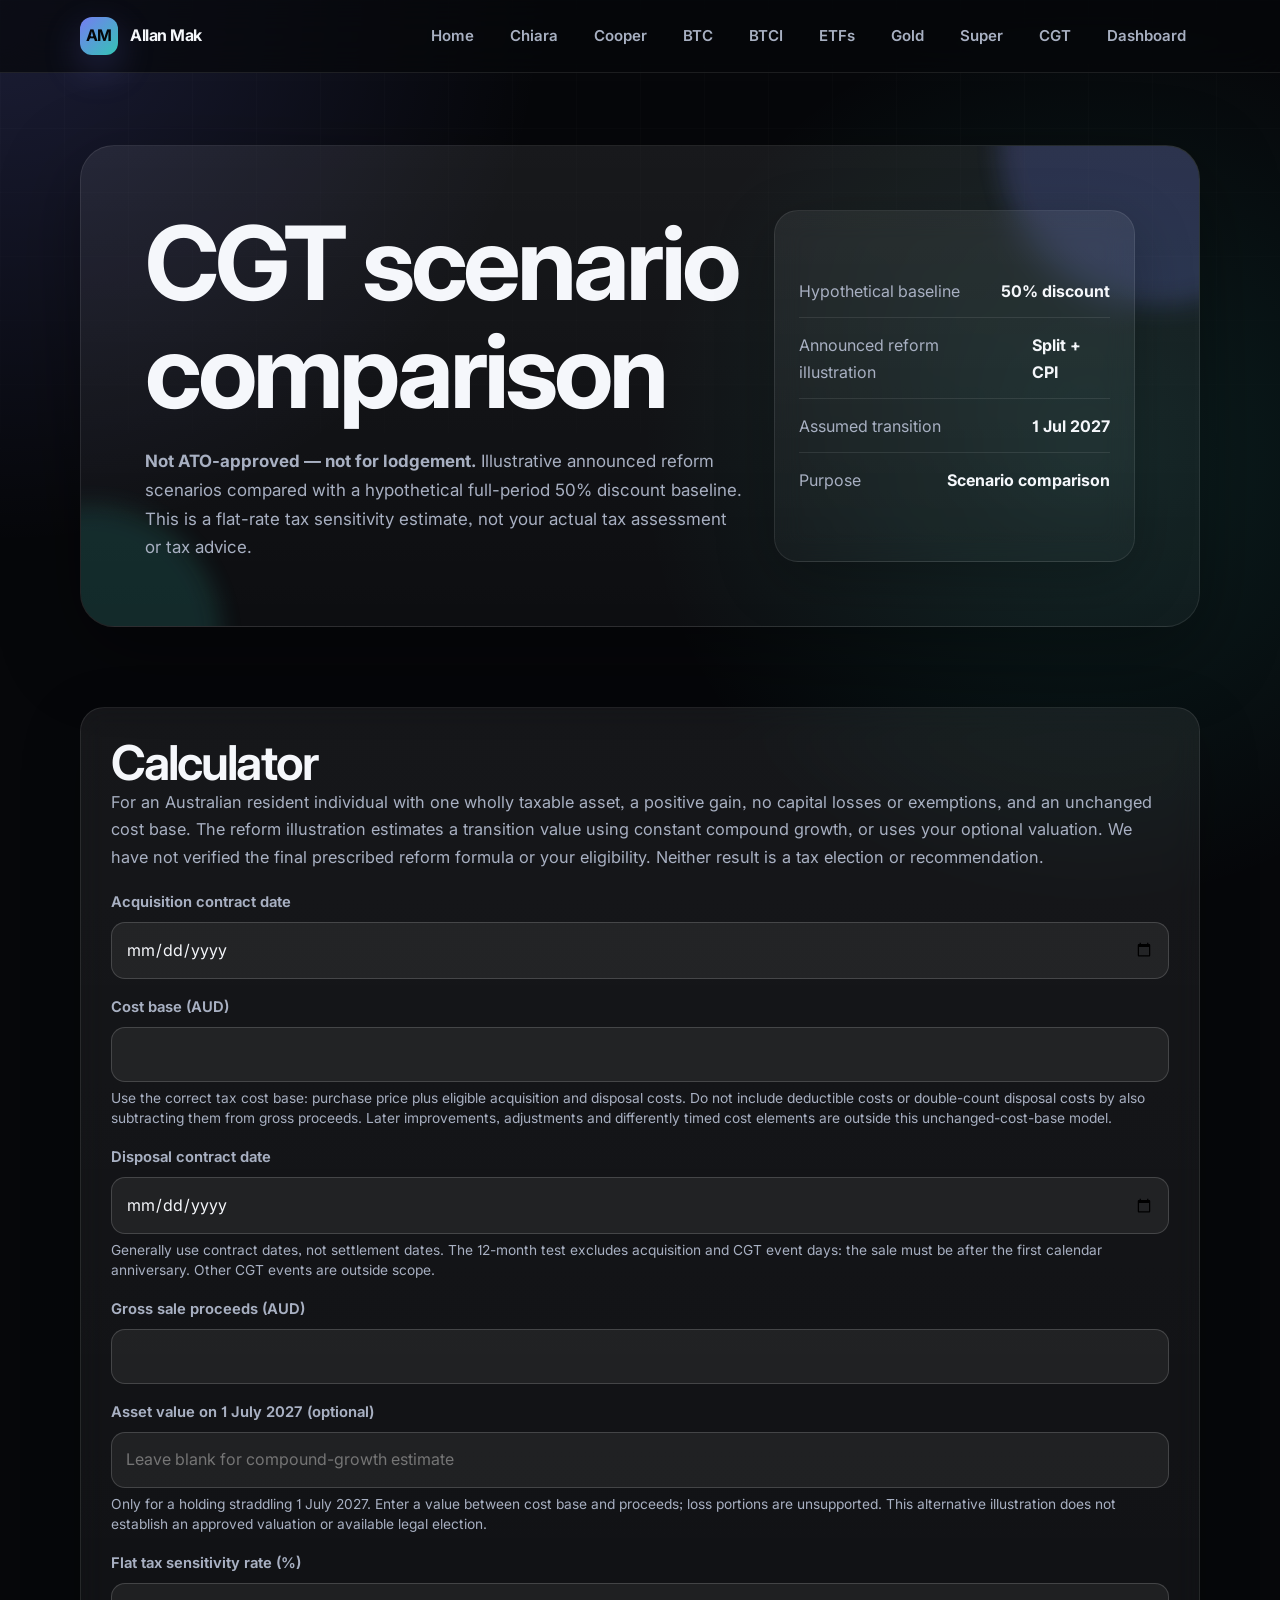
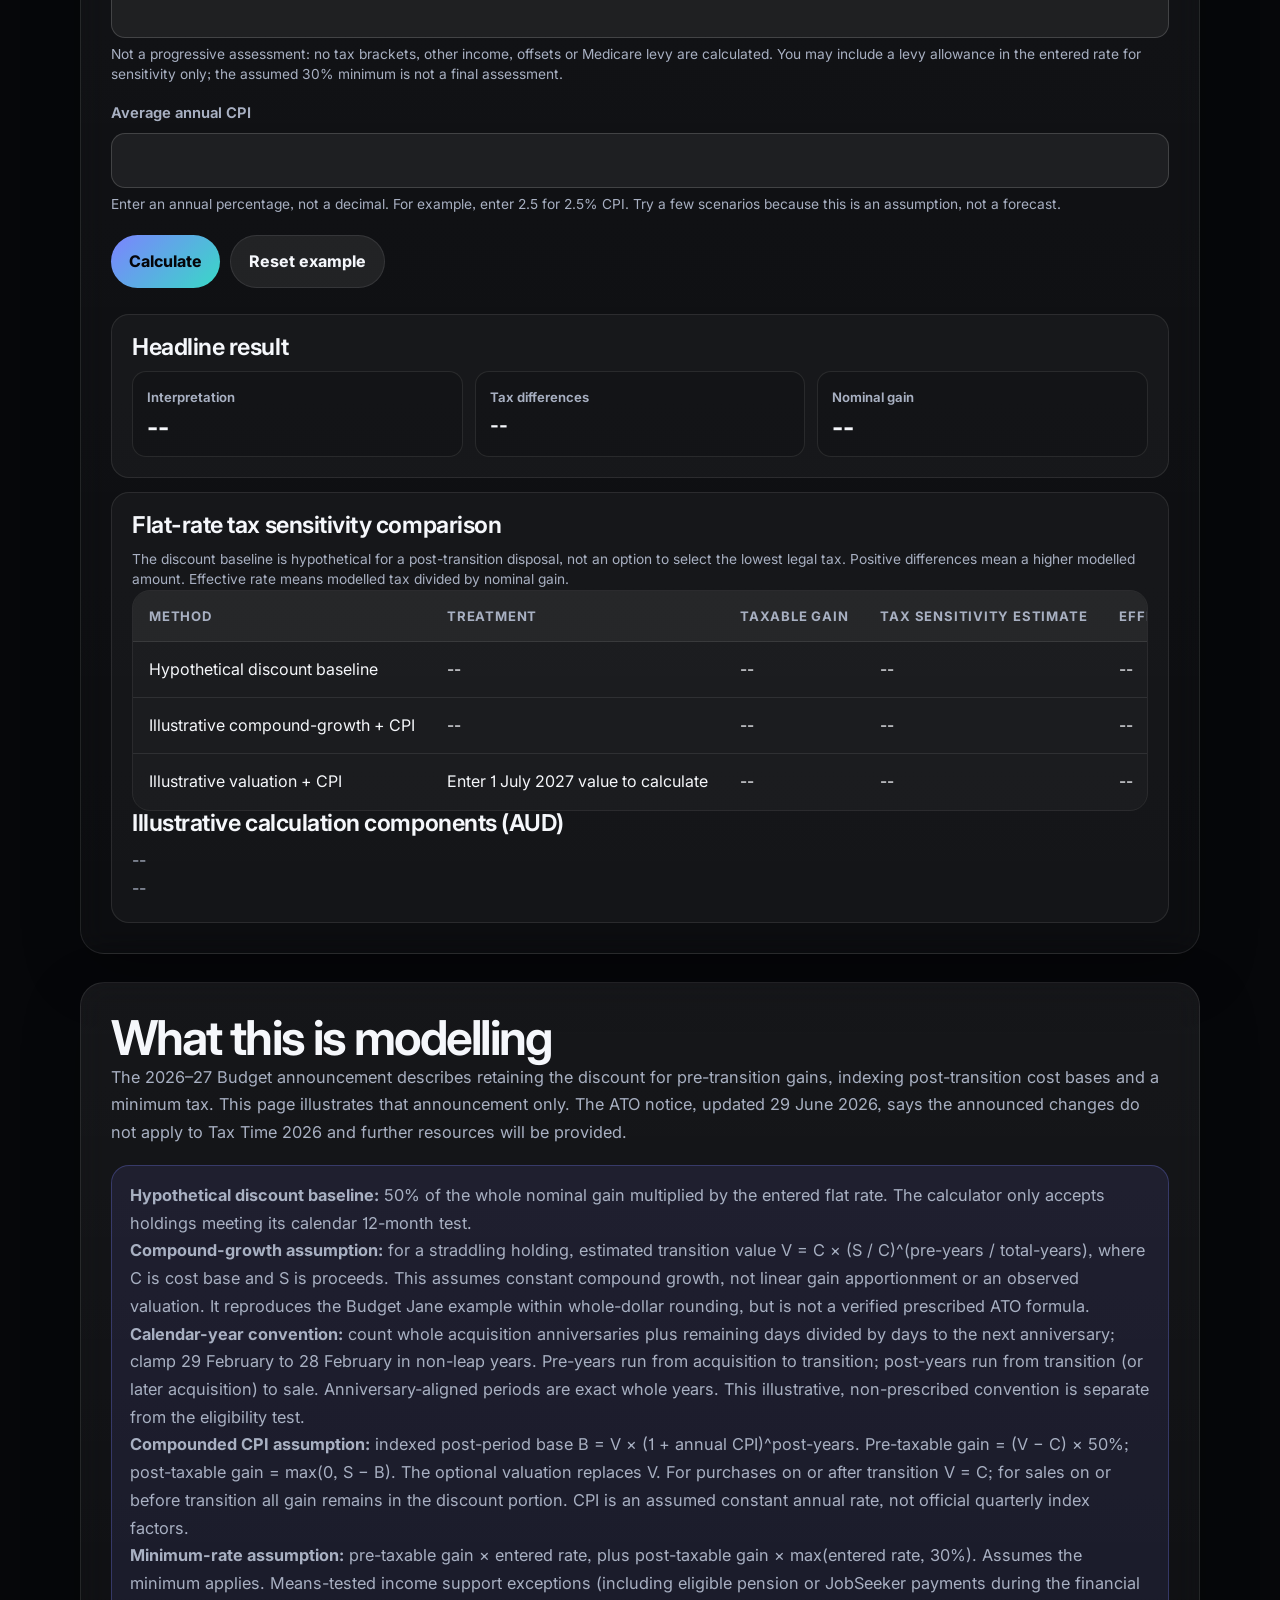
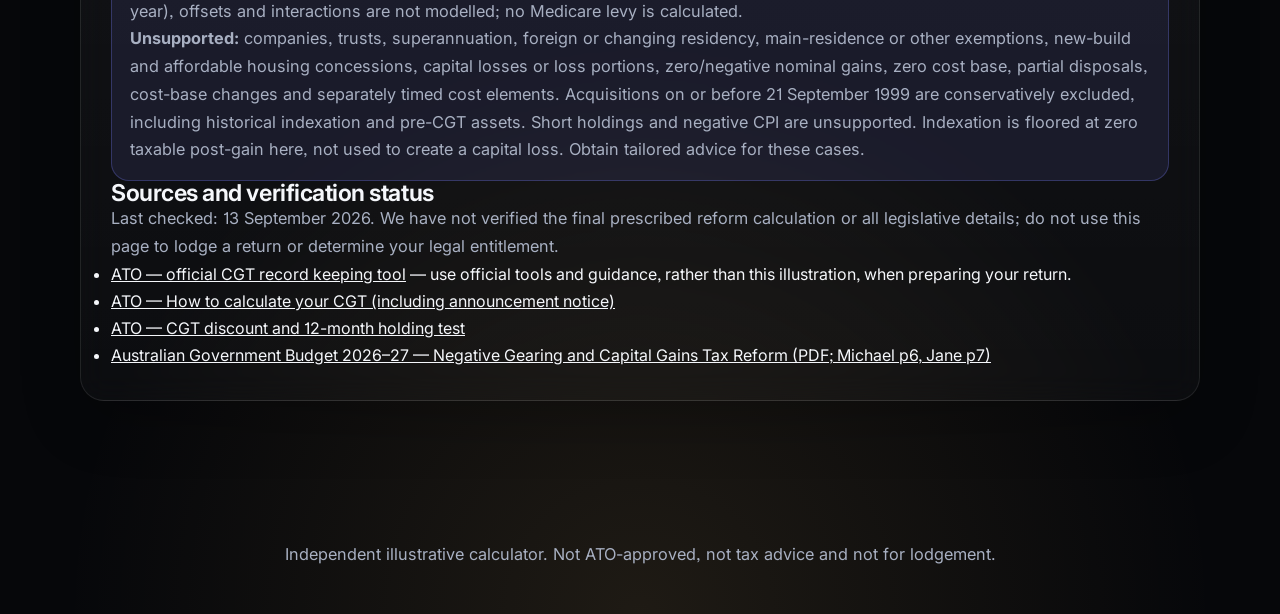
<file: cgt.html>
<!DOCTYPE html>
<html lang="en">
<head>
  <meta charset="utf-8">
  <meta name="viewport" content="width=device-width, initial-scale=1.0">
  <meta name="description" content="Illustrative Australian CGT reform scenarios, not ATO-approved or for lodgement">
  <title>Illustrative CGT Scenario Comparison</title>
  <link rel="icon" href="favicon.ico">
  <link rel="preconnect" href="https://fonts.googleapis.com">
  <link rel="preconnect" href="https://fonts.gstatic.com" crossorigin>
  <link href="https://fonts.googleapis.com/css2?family=Inter:wght@300;400;500;600;700&family=JetBrains+Mono:wght@400;500;600&display=swap" rel="stylesheet">
  <style>
    :root {
      --bg: #06070a;
      --surface: rgba(255, 255, 255, 0.045);
      --surface-strong: rgba(255, 255, 255, 0.075);
      --border: rgba(255, 255, 255, 0.09);
      --border-strong: rgba(255, 255, 255, 0.16);
      --text: #f5f7fb;
      --muted: #a8b0c2;
      --accent: #7c83ff;
      --accent-2: #38d9c6;
      --gold: #f7c66f;
      --danger: #ff6b8a;
      --success: #38d9c6;
      --warning: #f7c66f;
      --shadow: 0 24px 80px rgba(0, 0, 0, 0.38);
      --radius: 24px;
      --max-width: 1120px;
      --transition: 180ms ease;
    }

    * { margin: 0; padding: 0; box-sizing: border-box; }
    html { scroll-behavior: smooth; }
    body {
      min-height: 100vh;
      font-family: 'Inter', system-ui, -apple-system, BlinkMacSystemFont, 'Segoe UI', sans-serif;
      color: var(--text);
      line-height: 1.7;
      background:
        radial-gradient(circle at top left, rgba(124, 131, 255, 0.18), transparent 34rem),
        radial-gradient(circle at 85% 12%, rgba(56, 217, 198, 0.12), transparent 28rem),
        radial-gradient(circle at 50% 100%, rgba(247, 198, 111, 0.10), transparent 36rem),
        var(--bg);
      overflow-x: hidden;
      font-feature-settings: "cv01", "ss03";
    }
    body::before {
      content: '';
      position: fixed;
      inset: 0;
      pointer-events: none;
      background-image:
        linear-gradient(rgba(255, 255, 255, 0.025) 1px, transparent 1px),
        linear-gradient(90deg, rgba(255, 255, 255, 0.025) 1px, transparent 1px);
      background-size: 64px 64px;
      mask-image: linear-gradient(to bottom, rgba(0, 0, 0, 0.75), transparent 72%);
      z-index: -1;
    }
    a { color: inherit; }
    h1, h2, h3 { color: var(--text); letter-spacing: -0.04em; line-height: 1.05; }
    h1 { font-size: clamp(3rem, 8vw, 6.4rem); font-weight: 700; margin: 0; }
    h2 { font-size: clamp(1.75rem, 4vw, 3rem); font-weight: 650; }
    h3 { font-size: clamp(1.15rem, 3vw, 1.45rem); font-weight: 650; letter-spacing: -0.02em; }
    p { color: var(--muted); font-size: 1.02rem; }

    .site-header { position: sticky; top: 0; z-index: 10; backdrop-filter: blur(18px); background: rgba(6, 7, 10, 0.72); border-bottom: 1px solid var(--border); }
    .nav { width: min(var(--max-width), calc(100% - 32px)); margin: 0 auto; min-height: 72px; display: flex; align-items: center; justify-content: space-between; gap: 24px; flex-wrap: wrap; }
    .brand { display: inline-flex; align-items: center; gap: 12px; text-decoration: none; font-weight: 700; letter-spacing: -0.03em; }
    .brand-mark { width: 38px; height: 38px; display: grid; place-items: center; border-radius: 12px; background: linear-gradient(135deg, rgba(124, 131, 255, 0.95), rgba(56, 217, 198, 0.9)); color: #05060a; box-shadow: 0 14px 38px rgba(124, 131, 255, 0.24); }
    .nav-links { display: flex; align-items: center; justify-content: flex-end; gap: 8px; flex-wrap: wrap; }
    .nav-links a { color: var(--muted); text-decoration: none; font-size: 0.94rem; font-weight: 600; padding: 9px 13px; border: 1px solid transparent; border-radius: 999px; transition: color var(--transition), background var(--transition), border-color var(--transition), transform var(--transition); }
    .nav-links a:hover, .nav-links a:focus-visible { color: var(--text); background: var(--surface); border-color: var(--border); outline: none; }
    .nav-links .nav-cta { color: #090b11; background: linear-gradient(135deg, var(--accent), var(--accent-2)); border-color: transparent; box-shadow: 0 10px 28px rgba(124, 131, 255, 0.22); }
    .nav-links .nav-cta:hover, .nav-links .nav-cta:focus-visible { color: #05060a; background: linear-gradient(135deg, #9aa0ff, #55ead9); transform: translateY(-1px); }

    header.hero-wrap, main, footer { width: min(var(--max-width), calc(100% - 32px)); margin: 0 auto; }
    header.hero-wrap { padding: 72px 0 34px; }
    main { padding: 18px 0 82px; }
    section { margin: 28px 0; }
    .hero { position: relative; overflow: hidden; padding: clamp(34px, 6vw, 64px); border: 1px solid var(--border); border-radius: calc(var(--radius) + 10px); background: linear-gradient(180deg, rgba(255, 255, 255, 0.075), rgba(255, 255, 255, 0.03)); box-shadow: var(--shadow); display: grid; grid-template-columns: minmax(0, 1.5fr) minmax(280px, 0.9fr); gap: 28px; align-items: stretch; }
    .hero::before, .hero::after { content: ''; position: absolute; border-radius: 999px; filter: blur(12px); opacity: 0.8; pointer-events: none; }
    .hero::before { width: 320px; height: 320px; top: -160px; right: -120px; background: rgba(124, 131, 255, 0.25); }
    .hero::after { width: 260px; height: 260px; left: -120px; bottom: -140px; background: rgba(56, 217, 198, 0.18); }
    .hero > * { position: relative; z-index: 1; }
    .subtitle { max-width: 780px; font-size: 1.06rem; margin-top: 22px; color: var(--muted); }

    .card, .section-card { border: 1px solid var(--border); background: linear-gradient(180deg, rgba(255, 255, 255, 0.065), rgba(255, 255, 255, 0.026)); box-shadow: 0 18px 60px rgba(0, 0, 0, 0.24); backdrop-filter: blur(14px); border-radius: var(--radius); }
    .section-card { padding: clamp(18px, 3vw, 30px); }
    .summary-card { padding: 24px; display: grid; gap: 14px; align-content: center; }
    .summary-item { display: flex; justify-content: space-between; gap: 16px; border-bottom: 1px solid var(--border); padding-bottom: 12px; }
    .summary-item:last-child { border-bottom: 0; padding-bottom: 0; }
    .label, .note { color: var(--muted); }
    .value { font-weight: 700; color: var(--text); }
    .positive { color: var(--success); }
    .danger { color: var(--danger); }
    .warning { color: var(--warning); }

    .section-heading { display: flex; align-items: end; justify-content: space-between; gap: 18px; margin-bottom: 18px; }
    .section-heading p { color: var(--muted); }
    .calculator-grid { display: block; width: 100%; max-width: 100%; min-width: 0; }
    .form-grid { display: flex; flex-direction: column; gap: 16px; width: 100%; max-width: 100%; min-width: 0; overflow: visible; }
    .field { display: grid; grid-template-columns: minmax(0, 1fr); gap: 7px; width: 100%; max-width: 100%; min-width: 0; }
    label { color: var(--muted); font-weight: 650; font-size: 0.92rem; }
    input { display: block; width: 100%; max-width: 100%; min-width: 0; border: 1px solid var(--border-strong); border-radius: 14px; padding: 13px 14px; color: var(--text); background: rgba(255, 255, 255, 0.06); font: inherit; outline: none; }
    input:focus { border-color: rgba(56, 217, 198, 0.65); box-shadow: 0 0 0 4px rgba(56, 217, 198, 0.12); }
    .hint { color: var(--muted); font-size: 0.86rem; line-height: 1.45; }
    .button-row { display: flex; flex-wrap: wrap; gap: 10px; margin-top: 4px; }
    button { border: 0; border-radius: 999px; padding: 12px 18px; font: inherit; font-weight: 750; cursor: pointer; transition: transform var(--transition), opacity var(--transition); }
    button:hover { transform: translateY(-1px); }
    .primary { color: #05060a; background: linear-gradient(135deg, var(--accent), var(--accent-2)); }
    .secondary { color: var(--text); background: var(--surface-strong); border: 1px solid var(--border); }

    .results { display: grid; gap: 14px; width: 100%; max-width: 100%; min-width: 0; margin-top: 10px; clear: both; }
    .result-card { width: 100%; max-width: 100%; min-width: 0; overflow: hidden; padding: 20px; border: 1px solid var(--border); border-radius: 18px; background: rgba(255, 255, 255, 0.035); }
    .result-card h3 { margin-bottom: 12px; }
    .metric-grid { display: grid; grid-template-columns: repeat(3, minmax(0, 1fr)); gap: 12px; width: 100%; min-width: 0; }
    .metric { min-width: 0; padding: 14px; border-radius: 14px; border: 1px solid var(--border); background: rgba(0, 0, 0, 0.14); }
    .metric span { display: block; color: var(--muted); font-size: 0.82rem; font-weight: 650; }
    .metric strong { display: block; color: var(--text); font-size: clamp(1.15rem, 2.5vw, 1.55rem); line-height: 1.2; margin-top: 4px; }
    #taxDifference { white-space: pre-line; font-size: clamp(0.98rem, 2vw, 1.2rem); line-height: 1.35; }
    .callout { padding: 16px 18px; border-radius: 18px; background: rgba(124, 131, 255, 0.10); border: 1px solid rgba(124, 131, 255, 0.28); color: var(--muted); }
    .error { display: none; margin-top: 14px; padding: 14px 16px; border-radius: 16px; background: rgba(255, 107, 138, 0.10); border: 1px solid rgba(255, 107, 138, 0.28); color: #fecdd3; }
    .table-wrap { width: 100%; max-width: 100%; min-width: 0; overflow-x: auto; border: 1px solid var(--border); border-radius: 18px; }
    table { width: 100%; border-collapse: collapse; min-width: 840px; background: rgba(255, 255, 255, 0.025); color: var(--text); }
    th, td { padding: 14px 16px; border-bottom: 1px solid var(--border); white-space: nowrap; text-align: left; }
    th { color: var(--muted); font-size: 0.82rem; text-transform: uppercase; letter-spacing: 0.06em; background: rgba(255, 255, 255, 0.045); font-weight: 700; }
    tr:last-child td { border-bottom: 0; }
    footer { padding: 30px 0 46px; color: var(--muted); font-size: 0.9rem; text-align: center; }

    @media (max-width: 820px) {
      .nav { align-items: flex-start; flex-direction: column; padding: 14px 0; }
      .hero, .calculator-grid { grid-template-columns: 1fr; }
      .section-heading { align-items: flex-start; flex-direction: column; }
      .metric-grid { grid-template-columns: 1fr; }
    }
  </style>
</head>
<body>
  <header class="site-header">
    <nav class="nav" aria-label="Site navigation">
      <a class="brand" href="index.html" aria-label="Allan Mak home"><span class="brand-mark" aria-hidden="true">AM</span><span>Allan Mak</span></a>
      <div class="nav-links">
        <a href="index.html">Home</a><a href="chiara.html">Chiara</a><a href="cooper.html">Cooper</a><a href="btc.html">BTC</a><a href="btci.html">BTCI</a><a href="etf.html">ETFs</a><a href="gold.html">Gold</a><a href="super.html">Super</a><a href="cgt.html">CGT</a><a href="dashboard.html">Dashboard</a>
      </div>
    </nav>
  </header>

  <header class="hero-wrap">
    <div class="hero">
      <div>
        <h1>CGT scenario comparison</h1>
        <p class="subtitle"><strong>Not ATO-approved — not for lodgement.</strong> Illustrative announced reform scenarios compared with a hypothetical full-period 50% discount baseline. This is a flat-rate tax sensitivity estimate, not your actual tax assessment or tax advice.</p>
      </div>

      <aside class="card summary-card" aria-label="CGT calculator summary">
        <div class="summary-item"><span class="label">Hypothetical baseline</span><span class="value">50% discount</span></div>
        <div class="summary-item"><span class="label">Announced reform illustration</span><span class="value">Split + CPI</span></div>
        <div class="summary-item"><span class="label">Assumed transition</span><span class="value">1 Jul 2027</span></div>
        <div class="summary-item"><span class="label">Purpose</span><span class="value">Scenario comparison</span></div>
      </aside>
    </div>
  </header>

  <main>
    <section class="card section-card" id="calculator">
      <div class="section-heading">
        <div>
          <h2>Calculator</h2>
          <p>For an Australian resident individual with one wholly taxable asset, a positive gain, no capital losses or exemptions, and an unchanged cost base. The reform illustration estimates a transition value using constant compound growth, or uses your optional valuation. We have not verified the final prescribed reform formula or your eligibility. Neither result is a tax election or recommendation.</p>
        </div>
      </div>

      <div class="calculator-grid">
        <form class="form-grid" id="cgtForm">
          <div class="field">
            <label for="buyDate">Acquisition contract date</label>
            <input id="buyDate" name="buyDate" type="date" required>
          </div>
          <div class="field">
            <label for="costBasis">Cost base (AUD)</label>
            <input id="costBasis" name="costBasis" type="number" min="0" step="0.01" required>
            <div class="hint">Use the correct tax cost base: purchase price plus eligible acquisition and disposal costs. Do not include deductible costs or double-count disposal costs by also subtracting them from gross proceeds. Later improvements, adjustments and differently timed cost elements are outside this unchanged-cost-base model.</div>
          </div>
          <div class="field">
            <label for="sellDate">Disposal contract date</label>
            <input id="sellDate" name="sellDate" type="date" required>
            <div class="hint">Generally use contract dates, not settlement dates. The 12-month test excludes acquisition and CGT event days: the sale must be after the first calendar anniversary. Other CGT events are outside scope.</div>
          </div>
          <div class="field">
            <label for="saleAmount">Gross sale proceeds (AUD)</label>
            <input id="saleAmount" name="saleAmount" type="number" min="0" step="0.01" required>
          </div>
          <div class="field">
            <label for="transitionMarketValue">Asset value on 1 July 2027 (optional)</label>
            <input id="transitionMarketValue" name="transitionMarketValue" type="number" min="0" step="any" placeholder="Leave blank for compound-growth estimate">
            <div class="hint">Only for a holding straddling 1 July 2027. Enter a value between cost base and proceeds; loss portions are unsupported. This alternative illustration does not establish an approved valuation or available legal election.</div>
          </div>
          <div class="field">
            <label for="marginalTaxRate">Flat tax sensitivity rate (%)</label>
            <input id="marginalTaxRate" name="marginalTaxRate" type="number" min="0" max="100" step="0.1" required>
            <div class="hint">Not a progressive assessment: no tax brackets, other income, offsets or Medicare levy are calculated. You may include a levy allowance in the entered rate for sensitivity only; the assumed 30% minimum is not a final assessment.</div>
          </div>
          <div class="field">
            <label for="averageCpi">Average annual CPI</label>
            <input id="averageCpi" name="averageCpi" type="number" min="0" max="20" step="0.1" required>
            <div class="hint">Enter an annual percentage, not a decimal. For example, enter 2.5 for 2.5% CPI. Try a few scenarios because this is an assumption, not a forecast.</div>
          </div>
          <div class="button-row">
            <button class="primary" type="submit">Calculate</button>
            <button class="secondary" type="button" id="resetExample">Reset example</button>
          </div>
          <div class="error" id="errorBox"></div>

          <div class="results" aria-live="polite">
            <div class="result-card">
              <h3>Headline result</h3>
              <div class="metric-grid">
                <div class="metric"><span>Interpretation</span><strong id="lowerMethod">--</strong></div>
                <div class="metric"><span>Tax differences</span><strong id="taxDifference">--</strong></div>
                <div class="metric"><span>Nominal gain</span><strong id="nominalGain">--</strong></div>
              </div>
            </div>

            <div class="result-card">
            <h3>Flat-rate tax sensitivity comparison</h3>
            <p class="hint">The discount baseline is hypothetical for a post-transition disposal, not an option to select the lowest legal tax. Positive differences mean a higher modelled amount. Effective rate means modelled tax divided by nominal gain.</p>
            <div class="table-wrap">
              <table>
                <thead>
                  <tr>
                    <th>Method</th>
                    <th>Treatment</th>
                    <th>Taxable gain</th>
                    <th>Tax sensitivity estimate</th>
                    <th>Effective tax rate</th>
                  </tr>
                </thead>
                <tbody>
                  <tr>
                    <td>Hypothetical discount baseline</td>
                    <td id="oldCostBase">--</td>
                    <td id="oldTaxableGain">--</td>
                    <td id="oldTax">--</td>
                    <td id="oldEffectiveRate">--</td>
                  </tr>
                  <tr>
                    <td>Illustrative compound-growth + CPI</td>
                    <td id="newCostBase">--</td>
                    <td id="newTaxableGain">--</td>
                    <td id="newTax">--</td>
                    <td id="newEffectiveRate">--</td>
                  </tr>
                  <tr>
                    <td>Illustrative valuation + CPI</td>
                    <td id="marketTreatment">Enter 1 July 2027 value to calculate</td>
                    <td id="marketTaxableGain">--</td>
                    <td id="marketTax">--</td>
                    <td id="marketEffectiveRate">--</td>
                  </tr>
                </tbody>
              </table>
            </div>
            <h3>Illustrative calculation components (AUD)</h3>
            <p id="newComponents" style="white-space: pre-line">--</p>
            <p id="marketComponents" style="white-space: pre-line">--</p>
            </div>
          </div>
        </form>
      </div>
    </section>

    <section class="card section-card">
      <div class="section-heading">
        <div>
          <h2>What this is modelling</h2>
          <p>The 2026–27 Budget announcement describes retaining the discount for pre-transition gains, indexing post-transition cost bases and a minimum tax. This page illustrates that announcement only. The ATO notice, updated 29 June 2026, says the announced changes do not apply to Tax Time 2026 and further resources will be provided.</p>
        </div>
      </div>
      <div class="callout">
        <p><strong>Hypothetical discount baseline:</strong> 50% of the whole nominal gain multiplied by the entered flat rate. The calculator only accepts holdings meeting its calendar 12-month test.</p>
        <p><strong>Compound-growth assumption:</strong> for a straddling holding, estimated transition value V = C × (S / C)^(pre-years / total-years), where C is cost base and S is proceeds. This assumes constant compound growth, not linear gain apportionment or an observed valuation. It reproduces the Budget Jane example within whole-dollar rounding, but is not a verified prescribed ATO formula.</p>
        <p><strong>Calendar-year convention:</strong> count whole acquisition anniversaries plus remaining days divided by days to the next anniversary; clamp 29 February to 28 February in non-leap years. Pre-years run from acquisition to transition; post-years run from transition (or later acquisition) to sale. Anniversary-aligned periods are exact whole years. This illustrative, non-prescribed convention is separate from the eligibility test.</p>
        <p><strong>Compounded CPI assumption:</strong> indexed post-period base B = V × (1 + annual CPI)^post-years. Pre-taxable gain = (V − C) × 50%; post-taxable gain = max(0, S − B). The optional valuation replaces V. For purchases on or after transition V = C; for sales on or before transition all gain remains in the discount portion. CPI is an assumed constant annual rate, not official quarterly index factors.</p>
        <p><strong>Minimum-rate assumption:</strong> pre-taxable gain × entered rate, plus post-taxable gain × max(entered rate, 30%). Assumes the minimum applies. Means-tested income support exceptions (including eligible pension or JobSeeker payments during the financial year), offsets and interactions are not modelled; no Medicare levy is calculated.</p>
        <p class="note"><strong>Unsupported:</strong> companies, trusts, superannuation, foreign or changing residency, main-residence or other exemptions, new-build and affordable housing concessions, capital losses or loss portions, zero/negative nominal gains, zero cost base, partial disposals, cost-base changes and separately timed cost elements. Acquisitions on or before 21 September 1999 are conservatively excluded, including historical indexation and pre-CGT assets. Short holdings and negative CPI are unsupported. Indexation is floored at zero taxable post-gain here, not used to create a capital loss. Obtain tailored advice for these cases.</p>
      </div>
      <h3>Sources and verification status</h3>
      <p>Last checked: 13 September 2026. We have not verified the final prescribed reform calculation or all legislative details; do not use this page to lodge a return or determine your legal entitlement.</p>
      <ul>
        <li><a href="https://www.ato.gov.au/calculators-and-tools/capital-gains-tax-record-keeping-tool">ATO — official CGT record keeping tool</a> — use official tools and guidance, rather than this illustration, when preparing your return.</li>
        <li><a href="https://www.ato.gov.au/individuals-and-families/investments-and-assets/capital-gains-tax/calculating-your-cgt/how-to-calculate-your-cgt">ATO — How to calculate your CGT (including announcement notice)</a></li>
        <li><a href="https://www.ato.gov.au/individuals-and-families/investments-and-assets/capital-gains-tax/cgt-discount">ATO — CGT discount and 12-month holding test</a></li>
        <li><a href="https://budget.gov.au/content/factsheets/download/tax-explainers-negative-gearing-capital-gains-tax.pdf">Australian Government Budget 2026–27 — Negative Gearing and Capital Gains Tax Reform (PDF; Michael p6, Jane p7)</a></li>
      </ul>
    </section>
  </main>

  <footer>
    <p>Independent illustrative calculator. Not ATO-approved, not tax advice and not for lodgement.</p>
  </footer>

  <script>
    (function () {
      var form = document.getElementById('cgtForm');
      var errorBox = document.getElementById('errorBox');
      var resetButton = document.getElementById('resetExample');
      var blankValues = {
        buyDate: '',
        costBasis: '',
        sellDate: '',
        saleAmount: '',
        transitionMarketValue: '',
        marginalTaxRate: '',
        averageCpi: ''
      };
      var exampleValues = {
        buyDate: '2020-01-01',
        costBasis: '500000',
        sellDate: '2029-01-01',
        saleAmount: '1000000',
        transitionMarketValue: '750000',
        marginalTaxRate: '47',
        averageCpi: '2.5'
      };

      function byId(id) { return document.getElementById(id); }
      function numberValue(id) { return parseFloat(byId(id).value); }
      function dateValue(id) {
        var parts = /^(\d{4})-(\d{2})-(\d{2})$/.exec(byId(id).value);
        if (!parts) return new Date(NaN);
        var date = new Date(Date.UTC(Number(parts[1]), Number(parts[2]) - 1, Number(parts[3])));
        if (date.getUTCFullYear() !== Number(parts[1]) || date.getUTCMonth() !== Number(parts[2]) - 1 || date.getUTCDate() !== Number(parts[3])) return new Date(NaN);
        return date;
      }
      function money(value) {
        if (typeof Intl === 'undefined' || !Intl.NumberFormat) return (value < 0 ? '-$' : '$') + Math.abs(value).toFixed(0).replace(/\B(?=(\d{3})+(?!\d))/g, ',');
        return new Intl.NumberFormat('en-AU', { style: 'currency', currency: 'AUD', maximumFractionDigits: 0 }).format(value || 0);
      }
      function percent(value) {
        if (typeof Intl === 'undefined' || !Intl.NumberFormat) return String(Number(value.toFixed(2))) + '%';
        return new Intl.NumberFormat('en-AU', { maximumFractionDigits: 2 }).format(value) + '%';
      }
      function effectiveRate(tax, gain) {
        if (!isFinite(tax) || !isFinite(gain) || gain <= 0) return '--';
        return percent((tax / gain) * 100);
      }
      function setText(id, value) { byId(id).textContent = value; }
      function setError(message) {
        errorBox.textContent = message;
        errorBox.style.display = message ? 'block' : 'none';
      }
      function resetResults() {
        ['lowerMethod', 'taxDifference', 'nominalGain', 'oldCostBase', 'oldTaxableGain', 'oldTax', 'oldEffectiveRate', 'newCostBase', 'newTaxableGain', 'newTax', 'newEffectiveRate', 'marketTaxableGain', 'marketTax', 'marketEffectiveRate', 'newComponents', 'marketComponents'].forEach(function (id) { setText(id, '--'); });
        setText('marketTreatment', 'Enter 1 July 2027 value to calculate');
      }
      function daysBetween(start, end) {
        return Math.round((end.getTime() - start.getTime()) / 86400000);
      }
      function anniversary(date, year) {
        var month = date.getUTCMonth();
        var day = Math.min(date.getUTCDate(), new Date(Date.UTC(year, month + 1, 0)).getUTCDate());
        return new Date(Date.UTC(year, month, day));
      }
      function calendarYears(start, end) {
        var years = end.getUTCFullYear() - start.getUTCFullYear();
        var anchor = anniversary(start, start.getUTCFullYear() + years);
        if (anchor > end) {
          years -= 1;
          anchor = anniversary(start, start.getUTCFullYear() + years);
        }
        var next = anniversary(start, start.getUTCFullYear() + years + 1);
        return years + daysBetween(anchor, end) / daysBetween(anchor, next);
      }

      function calculate(event) {
        if (event && event.preventDefault) event.preventDefault();
        setError('');
        resetResults();

        var buyDate = dateValue('buyDate');
        var sellDate = dateValue('sellDate');
        var costBasis = numberValue('costBasis');
        var saleAmount = numberValue('saleAmount');
        var transitionMarketValueRaw = byId('transitionMarketValue').value.trim();
        var transitionMarketValue = transitionMarketValueRaw === '' ? null : parseFloat(transitionMarketValueRaw);
        var marginalTaxRate = numberValue('marginalTaxRate') / 100;
        var averageCpi = numberValue('averageCpi') / 100;

        if (isNaN(buyDate.getTime()) || isNaN(sellDate.getTime())) return setError('Enter valid buy and sell dates.');
        if (sellDate <= buyDate) return setError('Sell date must be after buy date.');
        if (!isFinite(costBasis) || costBasis <= 0) return setError('This model requires a positive cost base. Zero cost base cases are unsupported.');
        if (!isFinite(saleAmount) || saleAmount < 0) return setError('Enter a valid sale amount.');
        if (transitionMarketValue !== null && (!isFinite(transitionMarketValue) || transitionMarketValue < 0)) return setError('Enter a valid 1 July 2027 market value, or leave it blank.');
        if (!isFinite(marginalTaxRate) || marginalTaxRate < 0 || marginalTaxRate > 1) return setError('Enter a marginal tax rate between 0% and 100%.');
        if (!isFinite(averageCpi) || averageCpi < 0 || averageCpi > 0.20) return setError('Enter an average annual CPI between 0% and 20%. Negative CPI is unsupported.');

        var yearsHeld = calendarYears(buyDate, sellDate);
        var eligibleForDiscount = sellDate > anniversary(buyDate, buyDate.getUTCFullYear() + 1);
        var transitionDate = new Date('2027-07-01T00:00:00Z');
        var nominalGain = saleAmount - costBasis;
        if (buyDate < new Date('1999-09-22T00:00:00Z')) return setError('Assets acquired on or before 21 September 1999 are outside this model (historical indexation and pre-CGT rules).');
        if (!eligibleForDiscount) return setError('This model requires at least 12 months excluding acquisition and disposal days: sell after the first calendar anniversary. Short holdings are unsupported.');
        if (nominalGain <= 0) return setError('Zero or negative gains are unsupported: reduced cost base and capital loss rules need a separate calculation.');
        if (transitionMarketValue !== null && !(buyDate < transitionDate && sellDate > transitionDate)) return setError('A transition valuation is only supported for holdings straddling 1 July 2027. Leave it blank otherwise.');
        if (transitionMarketValue !== null && (transitionMarketValue < costBasis || transitionMarketValue > saleAmount)) return setError('Transition valuation must be between cost base and sale proceeds. Loss portions are unsupported.');
        var positiveGain = Math.max(0, nominalGain);

        var postStart = buyDate > transitionDate ? buyDate : transitionDate;
        var preYears = buyDate >= transitionDate ? 0 : calendarYears(buyDate, sellDate < transitionDate ? sellDate : transitionDate);
        var preRatio = preYears / yearsHeld;
        var postYears = sellDate > postStart ? calendarYears(postStart, sellDate) : 0;

        var oldTaxableGain = positiveGain * (eligibleForDiscount ? 0.5 : 1);
        var oldTax = oldTaxableGain * marginalTaxRate;

        var estimatedTransitionValue = costBasis * Math.pow(saleAmount / costBasis, preRatio);
        if (!isFinite(estimatedTransitionValue)) return setError('Inputs exceed the supported numeric range.');
        var preTransitionGain = estimatedTransitionValue - costBasis;
        var postTransitionGain = saleAmount - estimatedTransitionValue;
        var newPreTaxableGain = preTransitionGain * (eligibleForDiscount ? 0.5 : 1);
        var notionalPostTransitionCostBase = costBasis + preTransitionGain;
        var cpiExemptAmount = notionalPostTransitionCostBase * (Math.pow(1 + averageCpi, postYears) - 1);
        var newPostTaxableGain = Math.max(0, postTransitionGain - cpiExemptAmount);
        var postTransitionTaxRate = Math.max(marginalTaxRate, 0.30);
        var newTaxableGain = newPreTaxableGain + newPostTaxableGain;
        var newTax = (newPreTaxableGain * marginalTaxRate) + (newPostTaxableGain * postTransitionTaxRate);

        var marketTax = null;
        var marketTaxableGain = null;
        if (transitionMarketValue !== null) {
          var marketPreGain = Math.max(0, transitionMarketValue - costBasis);
          var marketPostGain = Math.max(0, saleAmount - transitionMarketValue);
          var marketPreTaxableGain = marketPreGain * (eligibleForDiscount ? 0.5 : 1);
          var marketCpiExemptAmount = transitionMarketValue * (Math.pow(1 + averageCpi, postYears) - 1);
          var marketPostTaxableGain = Math.max(0, marketPostGain - marketCpiExemptAmount);
          marketTaxableGain = marketPreTaxableGain + marketPostTaxableGain;
          marketTax = (marketPreTaxableGain * marginalTaxRate) + (marketPostTaxableGain * postTransitionTaxRate);
        }

        var timeVsDiscountDifference = newTax - oldTax;
        var marketVsTimeDifference = marketTax !== null ? marketTax - newTax : null;
        // Check indexed bases as well as totals: clamping can hide CPI overflow as zero gain.
        var calculationValues = [nominalGain, positiveGain, yearsHeld, preYears, preRatio, postYears,
          oldTaxableGain, oldTax, estimatedTransitionValue, preTransitionGain, postTransitionGain,
          newPreTaxableGain, notionalPostTransitionCostBase, cpiExemptAmount,
          notionalPostTransitionCostBase + cpiExemptAmount, newPostTaxableGain, newTaxableGain,
          newTax, timeVsDiscountDifference];
        if (transitionMarketValue !== null) {
          calculationValues = calculationValues.concat([marketPreGain, marketPostGain,
            marketPreTaxableGain, marketCpiExemptAmount, transitionMarketValue + marketCpiExemptAmount,
            marketPostTaxableGain, marketTaxableGain, marketTax, marketVsTimeDifference]);
        }
        if (!calculationValues.every(function (value) { return isFinite(value); })) {
          return setError('Inputs exceed the supported numeric range.');
        }
        var taxDifferenceText = 'Compound vs hypothetical discount: ' + money(timeVsDiscountDifference);
        taxDifferenceText += '\nValuation vs compound: ' + (marketVsTimeDifference === null ? '--' : money(marketVsTimeDifference));

        setText('lowerMethod', 'Comparison only — not a tax election');
        setText('taxDifference', taxDifferenceText);
        setText('nominalGain', money(nominalGain));
        setText('oldCostBase', eligibleForDiscount ? '50% discount on whole gain' : 'No discount');
        setText('oldTaxableGain', money(oldTaxableGain));
        setText('oldTax', money(oldTax));
        setText('oldEffectiveRate', effectiveRate(oldTax, positiveGain));
        setText('newCostBase', 'Compound estimate; pre holding fraction ' + percent(preRatio * 100) + '; post CPI ' + postYears.toFixed(4) + ' years');
        setText('newTaxableGain', money(newTaxableGain));
        setText('newTax', money(newTax));
        setText('newEffectiveRate', effectiveRate(newTax, positiveGain));
        setText('newComponents', 'Compound-growth illustration\nEstimated transition / split value: ' + money(estimatedTransitionValue) +
          '\nPre-transition nominal gain: ' + money(preTransitionGain) + '; taxable after 50% discount: ' + money(newPreTaxableGain) +
          '\nPost-transition nominal gain: ' + money(postTransitionGain) + '\nCPI-adjusted post-period base: ' + money(notionalPostTransitionCostBase + cpiExemptAmount) +
          '\nPost-transition taxable gain: ' + money(newPostTaxableGain) + '; assumed post rate: ' + percent(postTransitionTaxRate * 100) +
          '\nTax sensitivity components: pre ' + money(newPreTaxableGain * marginalTaxRate) + ' + post ' + money(newPostTaxableGain * postTransitionTaxRate) +
          '\nRounded to whole dollars for display only; components may differ from the rounded total by $1.');
        if (marketTax !== null) {
          setText('marketTreatment', 'Market value ' + money(transitionMarketValue) + ' indexed for post-2027 CPI');
          setText('marketTaxableGain', money(marketTaxableGain));
          setText('marketTax', money(marketTax));
          setText('marketEffectiveRate', effectiveRate(marketTax, positiveGain));
          setText('marketComponents', 'Valuation illustration\nEntered transition value: ' + money(transitionMarketValue) +
            '\nPre-transition nominal gain: ' + money(marketPreGain) + '; taxable after 50% discount: ' + money(marketPreTaxableGain) +
            '\nPost-transition nominal gain: ' + money(marketPostGain) + '\nCPI-adjusted post-period base: ' + money(transitionMarketValue + marketCpiExemptAmount) +
            '\nPost-transition taxable gain: ' + money(marketPostTaxableGain) +
            '\nTax sensitivity components: pre ' + money(marketPreTaxableGain * marginalTaxRate) + ' + post ' + money(marketPostTaxableGain * postTransitionTaxRate));
        } else {
          setText('marketTreatment', 'Enter 1 July 2027 value to calculate');
          setText('marketTaxableGain', '--');
          setText('marketTax', '--');
          setText('marketEffectiveRate', '--');
        }
      }

      form.addEventListener('submit', calculate);
      Object.keys(blankValues).forEach(function (key) {
        function clearEditedResults() { resetResults(); setError(''); }
        byId(key).addEventListener('input', clearEditedResults);
        byId(key).addEventListener('change', clearEditedResults);
      });
      resetButton.addEventListener('click', function () {
        Object.keys(exampleValues).forEach(function (key) { byId(key).value = exampleValues[key]; });
        calculate();
      });
      Object.keys(blankValues).forEach(function (key) { byId(key).value = blankValues[key]; });
      resetResults();
    })();
  </script>
</body>
</html>
</file>
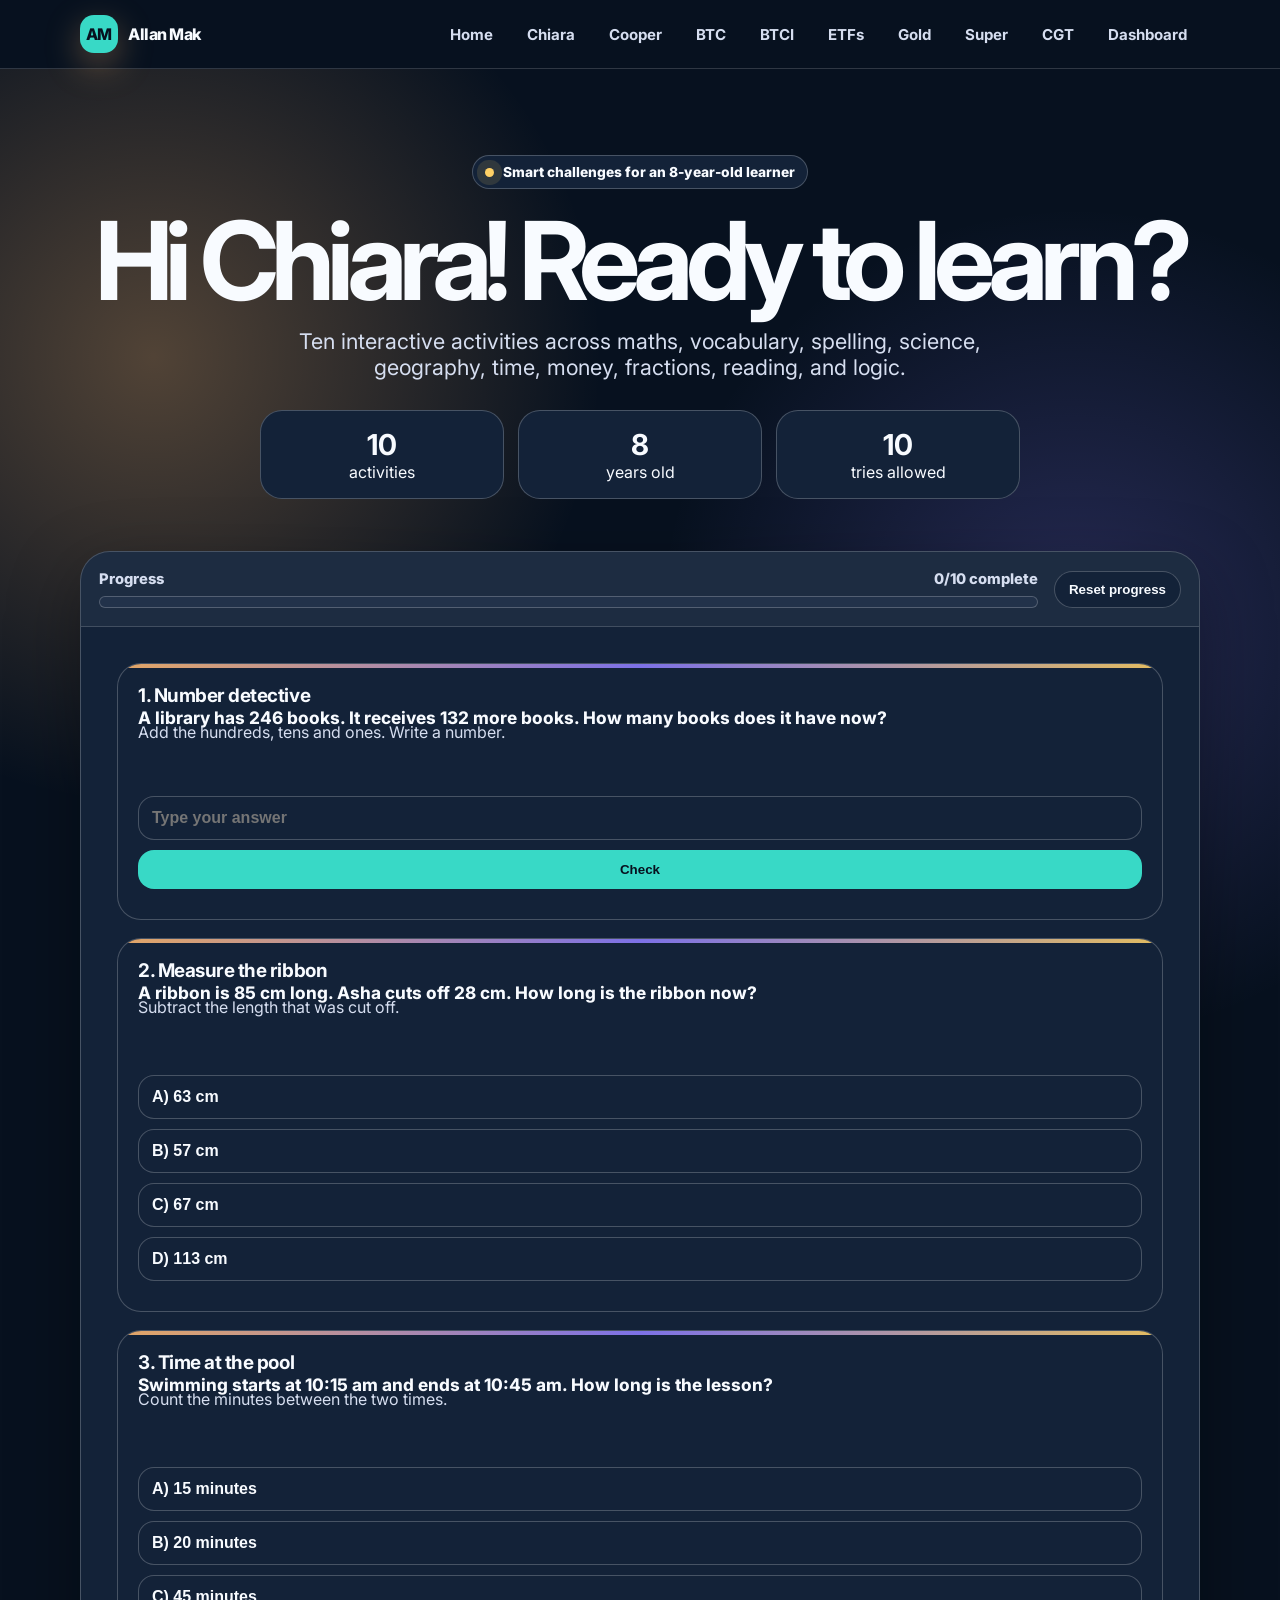
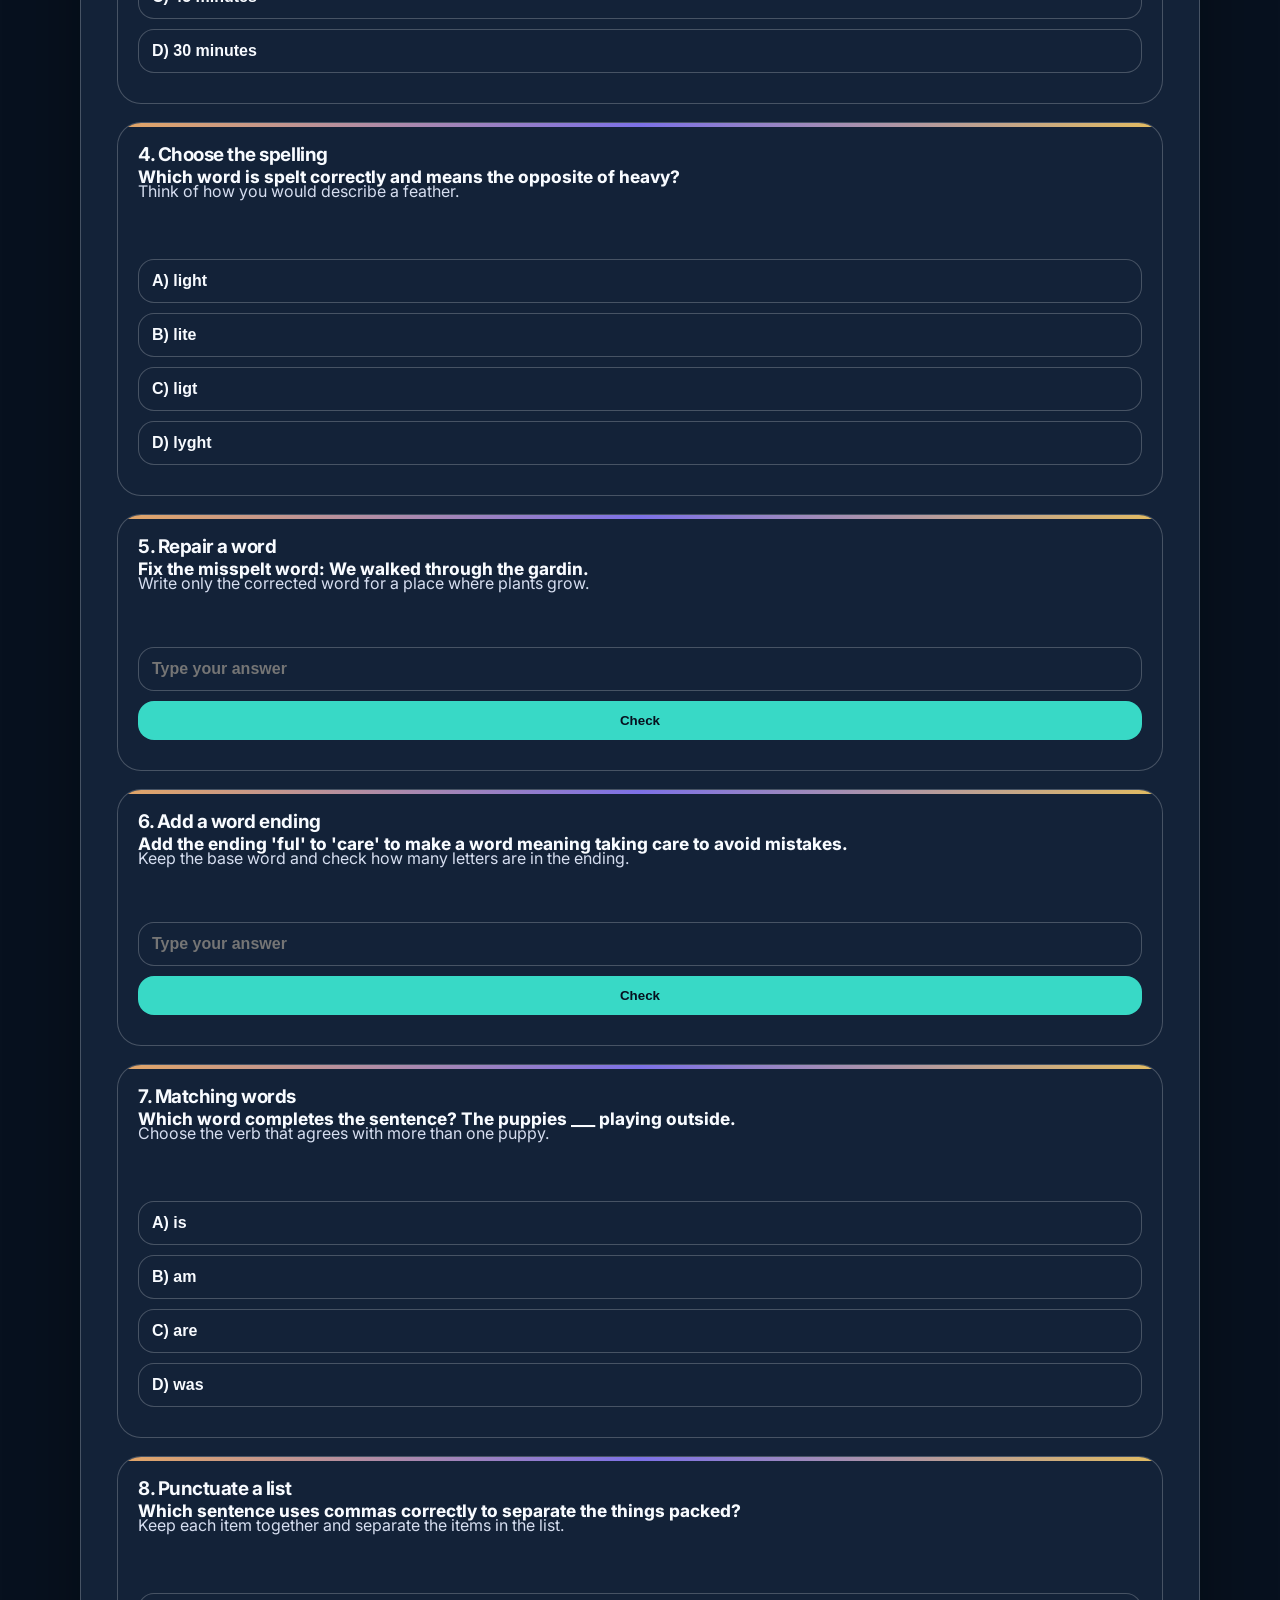
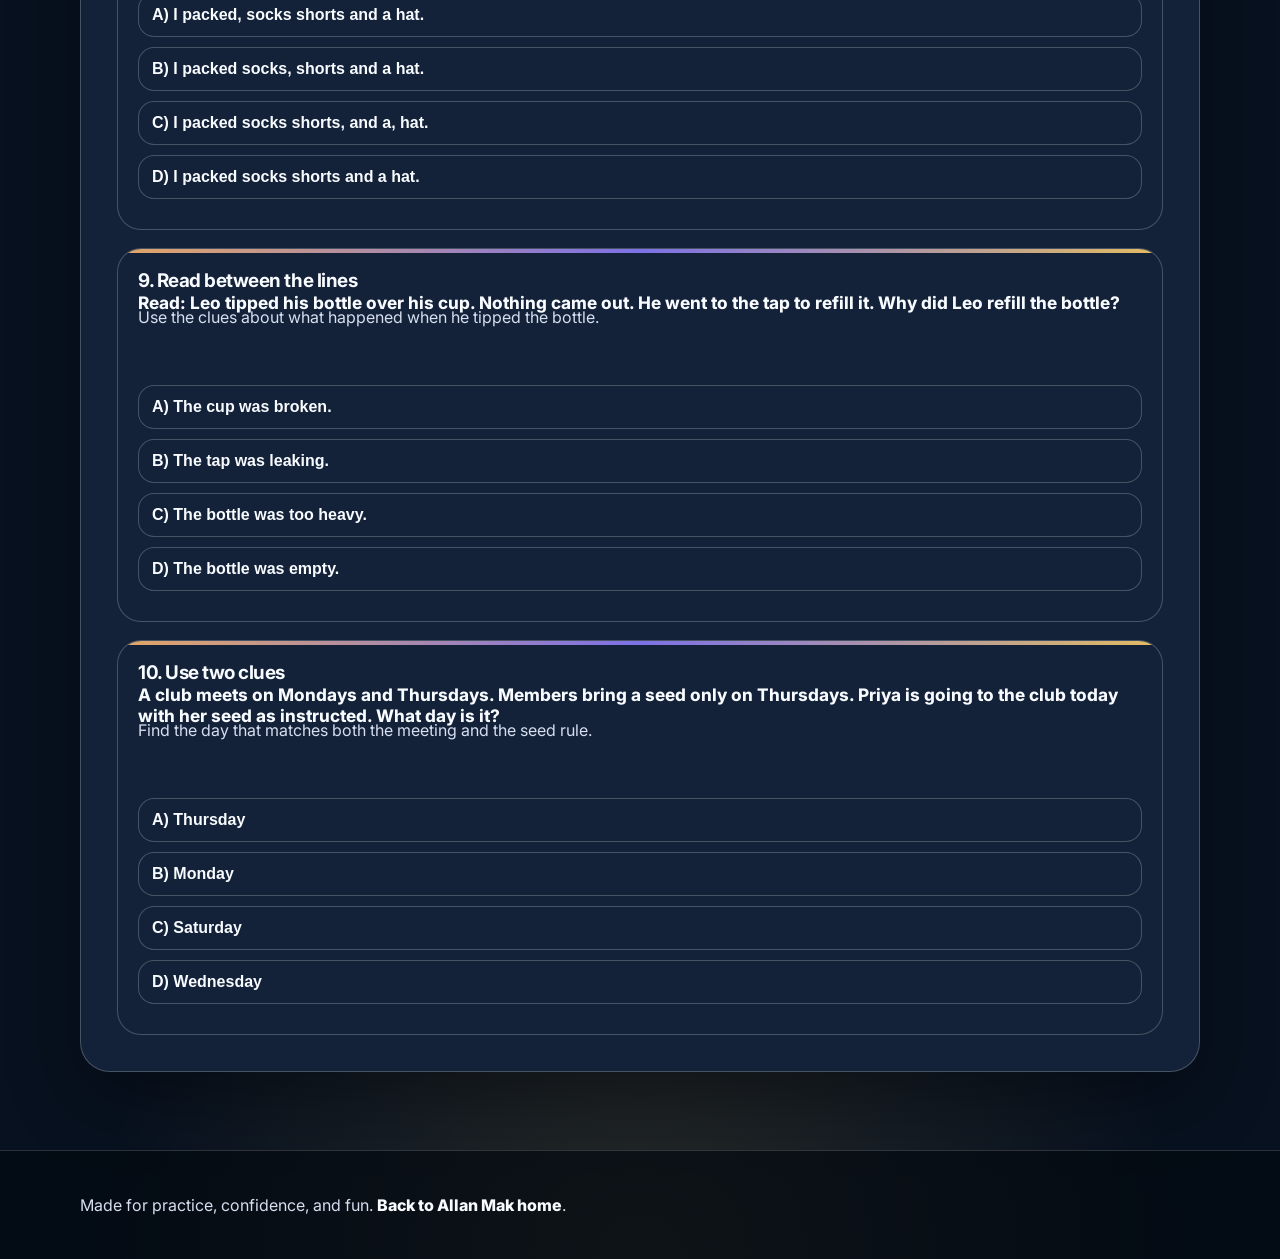
<file: chiara.html>
<!DOCTYPE html>
<html lang="en">
<head>
  <meta charset="utf-8">
  <meta name="viewport" content="width=device-width, initial-scale=1.0">
  <meta name="description" content="Interactive learning exercises for Chiara, age 8.">
  <title>Chiara Learning Lab</title>
  <link rel="icon" href="favicon.ico">
  <link rel="preconnect" href="https://fonts.googleapis.com">
  <link rel="preconnect" href="https://fonts.gstatic.com" crossorigin>
  <link href="https://fonts.googleapis.com/css2?family=Inter:wght@400;600;700;800;900&display=swap" rel="stylesheet">
  <style>
:root {
  --bg: #100a1f;
  --card: rgba(255,255,255,.08);
  --card-strong: rgba(255,255,255,.13);
  --text: #f8fbff;
  --muted: #b8c4d8;
  --accent: #ffb86c;
  --accent2: #8b7cff;
  --warm: #ffd166;
  --good: #51e38a;
  --bad: #ff6b8a;
  --border: rgba(255,255,255,.16);
  --shadow: 0 24px 70px rgba(0,0,0,.35);
}
* { box-sizing: border-box; }
html { scroll-behavior: smooth; }
body {
  margin: 0;
  min-height: 100vh;
  font-family: Inter, system-ui, -apple-system, BlinkMacSystemFont, 'Segoe UI', sans-serif;
  color: var(--text);
  background:
    radial-gradient(circle at 12% 8%, color-mix(in srgb, var(--accent) 30%, transparent), transparent 28rem),
    radial-gradient(circle at 84% 14%, color-mix(in srgb, var(--accent2) 24%, transparent), transparent 26rem),
    radial-gradient(circle at 50% 100%, rgba(255,209,102,.12), transparent 34rem),
    var(--bg);
}
a { color: inherit; }
.skip-link { position: absolute; left: -999px; top: 8px; background: #fff; color: #111; padding: 8px 12px; border-radius: 10px; }
.skip-link:focus { left: 8px; z-index: 99; }
.header {
  position: sticky;
  top: 0;
  z-index: 20;
  backdrop-filter: blur(18px);
  background: rgba(7,17,31,.75);
  border-bottom: 1px solid var(--border);
}
.nav {
  width: min(1120px, calc(100% - 32px));
  min-height: 68px;
  margin: 0 auto;
  display: flex;
  align-items: center;
  justify-content: space-between;
  gap: 18px;
  flex-wrap: wrap;
  padding: 12px 0;
}
.brand { display: inline-flex; align-items: center; gap: 10px; text-decoration: none; font-weight: 800; letter-spacing: -.03em; }
.badge { width: 38px; height: 38px; display: grid; place-items: center; border-radius: 14px; background: linear-gradient(135deg, var(--accent), var(--accent2)); color: #07111f; box-shadow: 0 12px 34px color-mix(in srgb, var(--accent) 35%, transparent); }
.nav-links { display: flex; gap: 8px; flex-wrap: wrap; }
.nav-links a { text-decoration: none; color: var(--muted); font-weight: 700; font-size: .94rem; padding: 8px 12px; border-radius: 999px; border: 1px solid transparent; }
.nav-links a:hover, .nav-links a:focus-visible { color: var(--text); border-color: var(--border); background: var(--card); outline: none; }
.hero, main, .footer-inner { width: min(1120px, calc(100% - 32px)); margin: 0 auto; }
.hero { padding: clamp(42px, 8vw, 86px) 0 28px; text-align: center; }
.kicker { display: inline-flex; align-items: center; gap: 9px; padding: 8px 12px; border-radius: 999px; background: var(--card); border: 1px solid var(--border); color: var(--muted); font-weight: 800; font-size: .86rem; }
.spark { width: 9px; height: 9px; border-radius: 99px; background: var(--warm); box-shadow: 0 0 0 8px rgba(255,209,102,.12); }
h1 { font-size: clamp(2.8rem, 9vw, 6.8rem); line-height: .95; margin: 20px 0 16px; letter-spacing: -.07em; }
.subtitle { max-width: 760px; margin: 0 auto; color: var(--muted); font-size: clamp(1.08rem, 2.3vw, 1.35rem); }
.stats { display: grid; grid-template-columns: repeat(3, 1fr); gap: 14px; max-width: 760px; margin: 30px auto 0; }
.stat { border: 1px solid var(--border); background: var(--card); border-radius: 22px; padding: 16px; }
.stat strong { display: block; font-size: 1.8rem; }
.panel { margin: 24px 0 78px; border: 1px solid var(--border); border-radius: 30px; background: linear-gradient(180deg, var(--card-strong), rgba(255,255,255,.045)); box-shadow: var(--shadow); overflow: hidden; }
.toolbar { display: flex; align-items: center; justify-content: space-between; gap: 16px; flex-wrap: wrap; padding: 18px; border-bottom: 1px solid var(--border); background: rgba(255,255,255,.045); }
.progress-wrap { flex: 1; min-width: 220px; text-align: left; }
.progress-label { display: flex; justify-content: space-between; gap: 12px; color: var(--muted); font-weight: 800; margin-bottom: 8px; font-size: .92rem; }
.progress { height: 12px; border-radius: 999px; background: rgba(255,255,255,.08); overflow: hidden; border: 1px solid var(--border); }
.progress > span { display:block; width:0%; height:100%; background: linear-gradient(90deg, var(--accent), var(--accent2), var(--warm)); transition: width .25s ease; }
.reset { border: 1px solid var(--border); background: var(--card); color: var(--text); border-radius: 999px; padding: 10px 14px; cursor: pointer; font-weight: 800; }
.reset:hover, .reset:focus-visible { background: var(--card-strong); outline: none; }
.exercises { display: grid; grid-template-columns: repeat(2, minmax(0, 1fr)); gap: 16px; padding: 18px; }
.card { text-align: left; padding: 20px; border-radius: 24px; border: 1px solid var(--border); background: rgba(8,16,29,.72); min-height: 250px; display: flex; flex-direction: column; gap: 14px; position: relative; overflow: hidden; }
.card::before { content: ''; position: absolute; inset: 0 0 auto 0; height: 4px; background: linear-gradient(90deg, var(--accent), var(--accent2), var(--warm)); opacity: .88; }
.card h2 { margin: 0; font-size: 1.18rem; letter-spacing: -.025em; }
.question { color: var(--text); font-size: 1.08rem; font-weight: 750; }
.prompt { color: var(--muted); margin-top: -6px; }
.options { display: grid; gap: 10px; margin-top: auto; }
.option { width: 100%; text-align: left; border: 1px solid var(--border); border-radius: 16px; background: rgba(255,255,255,.07); color: var(--text); padding: 12px 13px; cursor: pointer; font-weight: 800; font-size: 1rem; transition: transform .15s ease, background .15s ease, border .15s ease; }
.option:hover, .option:focus-visible { transform: translateY(-1px); background: rgba(255,255,255,.12); outline: none; }
.option.correct { border-color: rgba(81,227,138,.8); background: rgba(81,227,138,.16); }
.option.wrong { border-color: rgba(255,107,138,.8); background: rgba(255,107,138,.14); }
.answer-row { display: flex; gap: 10px; margin-top: auto; }
.answer-row input { min-width: 0; flex: 1; border: 1px solid var(--border); border-radius: 16px; background: rgba(255,255,255,.08); color: var(--text); padding: 12px 13px; font-size: 1rem; font-weight: 800; }
.answer-row input:focus { outline: 2px solid color-mix(in srgb, var(--accent2) 60%, transparent); }
.check { border: 0; border-radius: 16px; background: linear-gradient(135deg, var(--accent), var(--accent2)); color: #07111f; padding: 12px 14px; font-weight: 900; cursor: pointer; }
.feedback { min-height: 28px; font-weight: 850; }
.feedback.good { color: var(--good); }
.feedback.bad { color: var(--bad); }
.footer { border-top: 1px solid var(--border); background: rgba(3,8,15,.65); padding: 28px 0; color: var(--muted); }
.footer a { color: var(--text); font-weight: 800; text-decoration: none; }
@media (max-width: 760px) {
  .stats { grid-template-columns: 1fr; }
  .exercises { grid-template-columns: 1fr; }
  .toolbar { align-items: stretch; }
  .reset { width: 100%; }
  .answer-row { flex-direction: column; }
}

/* Legacy iPad fallback: old Safari/Chrome ignore CSS variables, color-mix, and CSS grid. */
body {
  color: #f8fbff;
  background-color: #07111f;
}
a { color: #f8fbff; }
.header { background: #07111f; border-bottom: 1px solid rgba(255,255,255,.16); }
.nav-links a { color: #d6def0; }
.kicker, .stat, .panel, .card, .reset, .option, .answer-row input {
  background: #132238;
  border: 1px solid rgba(255,255,255,.22);
  color: #f8fbff;
}
.subtitle, .prompt, .progress-label, .footer { color: #d6def0; }
.badge, .check { background: #38d9c6; color: #07111f; }
.progress { background: #22324a; border: 1px solid rgba(255,255,255,.22); }
.progress span { background: #38d9c6; }
.exercises { display: block; }
.card { display: block; margin: 18px; min-height: 0; }
.options { display: block; margin-top: 14px; }
.option { display: block; width: 100%; margin: 10px 0; text-align: left; }
.answer-row { display: block; }
.answer-row input, .check { display: block; width: 100%; margin: 10px 0; }
.option.correct { border-color: #51e38a; background: #16472c; color: #ffffff; }
.option.wrong { border-color: #ff6b8a; background: #4a1e2b; color: #ffffff; }
.feedback.good { color: #51e38a; }
.feedback.bad { color: #ff8aa2; }
  </style>
</head>
<body>
  <a class="skip-link" href="#exerciseGrid">Skip to exercises</a>
  <header class="header">
    <nav class="nav" aria-label="Site navigation">
      <a class="brand" href="index.html" aria-label="Allan Mak home"><span class="badge" aria-hidden="true">AM</span><span>Allan Mak</span></a>
      <div class="nav-links">
        <a href="index.html">Home</a><a href="chiara.html">Chiara</a><a href="cooper.html">Cooper</a><a href="btc.html">BTC</a><a href="btci.html">BTCI</a><a href="etf.html">ETFs</a><a href="gold.html">Gold</a><a href="super.html">Super</a><a href="cgt.html">CGT</a><a href="dashboard.html">Dashboard</a>
      </div>
    </nav>
  </header>

  <section class="hero">
    <span class="kicker"><span class="spark"></span>Smart challenges for an 8-year-old learner</span>
    <h1>Hi Chiara! Ready to learn?</h1>
    <p class="subtitle">Ten interactive activities across maths, vocabulary, spelling, science, geography, time, money, fractions, reading, and logic.</p>
    <div class="stats" aria-label="Page summary">
      <div class="stat"><strong>10</strong><span>activities</span></div>
      <div class="stat"><strong>8</strong><span>years old</span></div>
      <div class="stat"><strong>10</strong><span>tries allowed</span></div>
    </div>
  </section>

  <main>
    <section class="panel" aria-labelledby="activities-title">
      <div class="toolbar">
        <div class="progress-wrap">
          <div class="progress-label"><span id="activities-title">Progress</span><span><span id="scoreNow">0</span>/<span id="scoreTotal">10</span> complete</span></div>
          <div class="progress" aria-hidden="true"><span id="progressBar"></span></div>
        </div>
        <button class="reset" type="button" id="resetProgress">Reset progress</button>
      </div>
      <div class="exercises" id="exerciseGrid"></div>
    </section>
  </main>

  <footer class="footer">
    <div class="footer-inner">
      <p>Made for practice, confidence, and fun. <a href="index.html">Back to Allan Mak home</a>.</p>
    </div>
  </footer>

  <script>
    var pageId = "chiara";
        var exercises = [
  {
    "type": "input",
    "title": "Number detective",
    "question": "A library has 246 books. It receives 132 more books. How many books does it have now?",
    "prompt": "Add the hundreds, tens and ones. Write a number.",
    "options": [],
    "answer": "378"
  },
  {
    "type": "choice",
    "title": "Measure the ribbon",
    "question": "A ribbon is 85 cm long. Asha cuts off 28 cm. How long is the ribbon now?",
    "prompt": "Subtract the length that was cut off.",
    "options": [
      "A) 63 cm",
      "B) 57 cm",
      "C) 67 cm",
      "D) 113 cm"
    ],
    "answer": "B) 57 cm"
  },
  {
    "type": "choice",
    "title": "Time at the pool",
    "question": "Swimming starts at 10:15 am and ends at 10:45 am. How long is the lesson?",
    "prompt": "Count the minutes between the two times.",
    "options": [
      "A) 15 minutes",
      "B) 20 minutes",
      "C) 45 minutes",
      "D) 30 minutes"
    ],
    "answer": "D) 30 minutes"
  },
  {
    "type": "choice",
    "title": "Choose the spelling",
    "question": "Which word is spelt correctly and means the opposite of heavy?",
    "prompt": "Think of how you would describe a feather.",
    "options": [
      "A) light",
      "B) lite",
      "C) ligt",
      "D) lyght"
    ],
    "answer": "A) light"
  },
  {
    "type": "input",
    "title": "Repair a word",
    "question": "Fix the misspelt word: We walked through the gardin.",
    "prompt": "Write only the corrected word for a place where plants grow.",
    "options": [],
    "answer": "garden"
  },
  {
    "type": "input",
    "title": "Add a word ending",
    "question": "Add the ending 'ful' to 'care' to make a word meaning taking care to avoid mistakes.",
    "prompt": "Keep the base word and check how many letters are in the ending.",
    "options": [],
    "answer": "careful"
  },
  {
    "type": "choice",
    "title": "Matching words",
    "question": "Which word completes the sentence? The puppies ___ playing outside.",
    "prompt": "Choose the verb that agrees with more than one puppy.",
    "options": [
      "A) is",
      "B) am",
      "C) are",
      "D) was"
    ],
    "answer": "C) are"
  },
  {
    "type": "choice",
    "title": "Punctuate a list",
    "question": "Which sentence uses commas correctly to separate the things packed?",
    "prompt": "Keep each item together and separate the items in the list.",
    "options": [
      "A) I packed, socks shorts and a hat.",
      "B) I packed socks, shorts and a hat.",
      "C) I packed socks shorts, and a, hat.",
      "D) I packed socks shorts and a hat."
    ],
    "answer": "B) I packed socks, shorts and a hat."
  },
  {
    "type": "choice",
    "title": "Read between the lines",
    "question": "Read: Leo tipped his bottle over his cup. Nothing came out. He went to the tap to refill it. Why did Leo refill the bottle?",
    "prompt": "Use the clues about what happened when he tipped the bottle.",
    "options": [
      "A) The cup was broken.",
      "B) The tap was leaking.",
      "C) The bottle was too heavy.",
      "D) The bottle was empty."
    ],
    "answer": "D) The bottle was empty."
  },
  {
    "type": "choice",
    "title": "Use two clues",
    "question": "A club meets on Mondays and Thursdays. Members bring a seed only on Thursdays. Priya is going to the club today with her seed as instructed. What day is it?",
    "prompt": "Find the day that matches both the meeting and the seed rule.",
    "options": [
      "A) Thursday",
      "B) Monday",
      "C) Saturday",
      "D) Wednesday"
    ],
    "answer": "A) Thursday"
  }
];</script>
  <script>
(function () {
  // Content-scoped progress: keep answers on reload, reset for a fresh set.
  var exerciseText = JSON.stringify(exercises);
  var exerciseHash = 0;
  for (var h = 0; h < exerciseText.length; h += 1) {
    exerciseHash = ((exerciseHash << 5) - exerciseHash + exerciseText.charCodeAt(h)) | 0;
  }
  var storageKey = pageId + '-learning-score-' + exerciseText.length + '-' + exerciseHash;
  var answered = [];
  var grid = document.getElementById('exerciseGrid');
  var scoreNow = document.getElementById('scoreNow');
  var scoreTotal = document.getElementById('scoreTotal');
  var progressBar = document.getElementById('progressBar');

  function storageGet(key) {
    try { return window.localStorage ? window.localStorage.getItem(key) : null; }
    catch (e) { return null; }
  }

  function storageSet(key, value) {
    try { if (window.localStorage) { window.localStorage.setItem(key, value); } }
    catch (e) {}
  }

  function storageRemove(key) {
    try { if (window.localStorage) { window.localStorage.removeItem(key); } }
    catch (e) {}
  }

  function loadAnswered() {
    var raw = storageGet(storageKey);
    if (!raw) { return []; }
    try {
      var parsed = JSON.parse(raw);
      return Object.prototype.toString.call(parsed) === '[object Array]' ? parsed : [];
    } catch (e) {
      return [];
    }
  }

  function hasAnswered(index) {
    for (var i = 0; i < answered.length; i += 1) {
      if (String(answered[i]) === String(index)) { return true; }
    }
    return false;
  }

  function addAnswered(index) {
    if (!hasAnswered(index)) { answered.push(index); }
  }

  function normalise(value) {
    return String(value).replace(/^\s+|\s+$/g, '').toLowerCase().replace(/[.!?]/g, '').replace(/\s+/g, ' ');
  }

  function setClass(el, className) {
    el.className = className;
  }

  function setText(el, text) {
    if ('textContent' in el) { el.textContent = text; }
    else { el.innerText = text; }
  }

  function saveProgress() {
    storageSet(storageKey, JSON.stringify(answered));
    setText(scoreNow, answered.length);
    progressBar.style.width = Math.round((answered.length / exercises.length) * 100) + '%';
  }

  function markAnswered(index, ok, feedbackEl) {
    if (ok) {
      addAnswered(index);
      setText(feedbackEl, 'Correct - brilliant work!');
      setClass(feedbackEl, 'feedback good');
    } else {
      setText(feedbackEl, 'Not quite. Try again - learning loves practice.');
      setClass(feedbackEl, 'feedback bad');
    }
    saveProgress();
  }

  function makeEl(tag, className) {
    var el = document.createElement(tag);
    if (className) { el.className = className; }
    return el;
  }

  function renderExercise(ex, index) {
    var card = makeEl('article', 'card');
    var title = makeEl('h2');
    var question = makeEl('div', 'question');
    var prompt = makeEl('p', 'prompt');
    var feedback = makeEl('div', 'feedback');

    setText(title, (index + 1) + '. ' + ex.title);
    setText(question, ex.question);
    setText(prompt, ex.prompt || '');
    feedback.setAttribute('aria-live', 'polite');

    if (hasAnswered(index)) {
      setText(feedback, 'Already completed - nice!');
      setClass(feedback, 'feedback good');
    }

    card.appendChild(title);
    card.appendChild(question);
    card.appendChild(prompt);
    card.appendChild(feedback);

    if (ex.type === 'choice') {
      var options = makeEl('div', 'options');
      for (var i = 0; i < ex.options.length; i += 1) {
        (function (optionText) {
          var btn = makeEl('button', 'option');
          btn.type = 'button';
          setText(btn, optionText);
          btn.onclick = function () {
            var ok = normalise(optionText) === normalise(ex.answer);
            setClass(btn, ok ? 'option correct' : 'option wrong');
            if (ok) {
              var buttons = options.getElementsByTagName('button');
              for (var b = 0; b < buttons.length; b += 1) { buttons[b].disabled = true; }
            }
            markAnswered(index, ok, feedback);
          };
          options.appendChild(btn);
        }(ex.options[i]));
      }
      card.appendChild(options);
    } else {
      var row = makeEl('div', 'answer-row');
      var input = document.createElement('input');
      var check = makeEl('button', 'check');
      input.type = 'text';
      input.autocomplete = 'off';
      input.placeholder = 'Type your answer';
      check.type = 'button';
      setText(check, 'Check');

      function validate() {
        var answers = Object.prototype.toString.call(ex.answer) === '[object Array]' ? ex.answer : [ex.answer];
        var ok = false;
        for (var a = 0; a < answers.length; a += 1) {
          if (normalise(answers[a]) === normalise(input.value)) { ok = true; break; }
        }
        markAnswered(index, ok, feedback);
        if (ok) { input.disabled = true; check.disabled = true; }
      }

      check.onclick = validate;
      input.onkeydown = function (event) {
        event = event || window.event;
        var key = event.key || event.keyCode;
        if (key === 'Enter' || key === 13) { validate(); }
      };
      row.appendChild(input);
      row.appendChild(check);
      card.appendChild(row);
    }
    return card;
  }

  if (!grid || !scoreNow || !scoreTotal || !progressBar || !exercises || !exercises.length) { return; }
  answered = loadAnswered();
  setText(scoreTotal, exercises.length);
  for (var i = 0; i < exercises.length; i += 1) {
    grid.appendChild(renderExercise(exercises[i], i));
  }
  saveProgress();

  var reset = document.getElementById('resetProgress');
  if (reset) {
    reset.onclick = function () {
      answered = [];
      storageRemove(storageKey);
      if (window.location && window.location.reload) { window.location.reload(); }
    };
  }
}());
  </script>
</body>
</html>
</file>
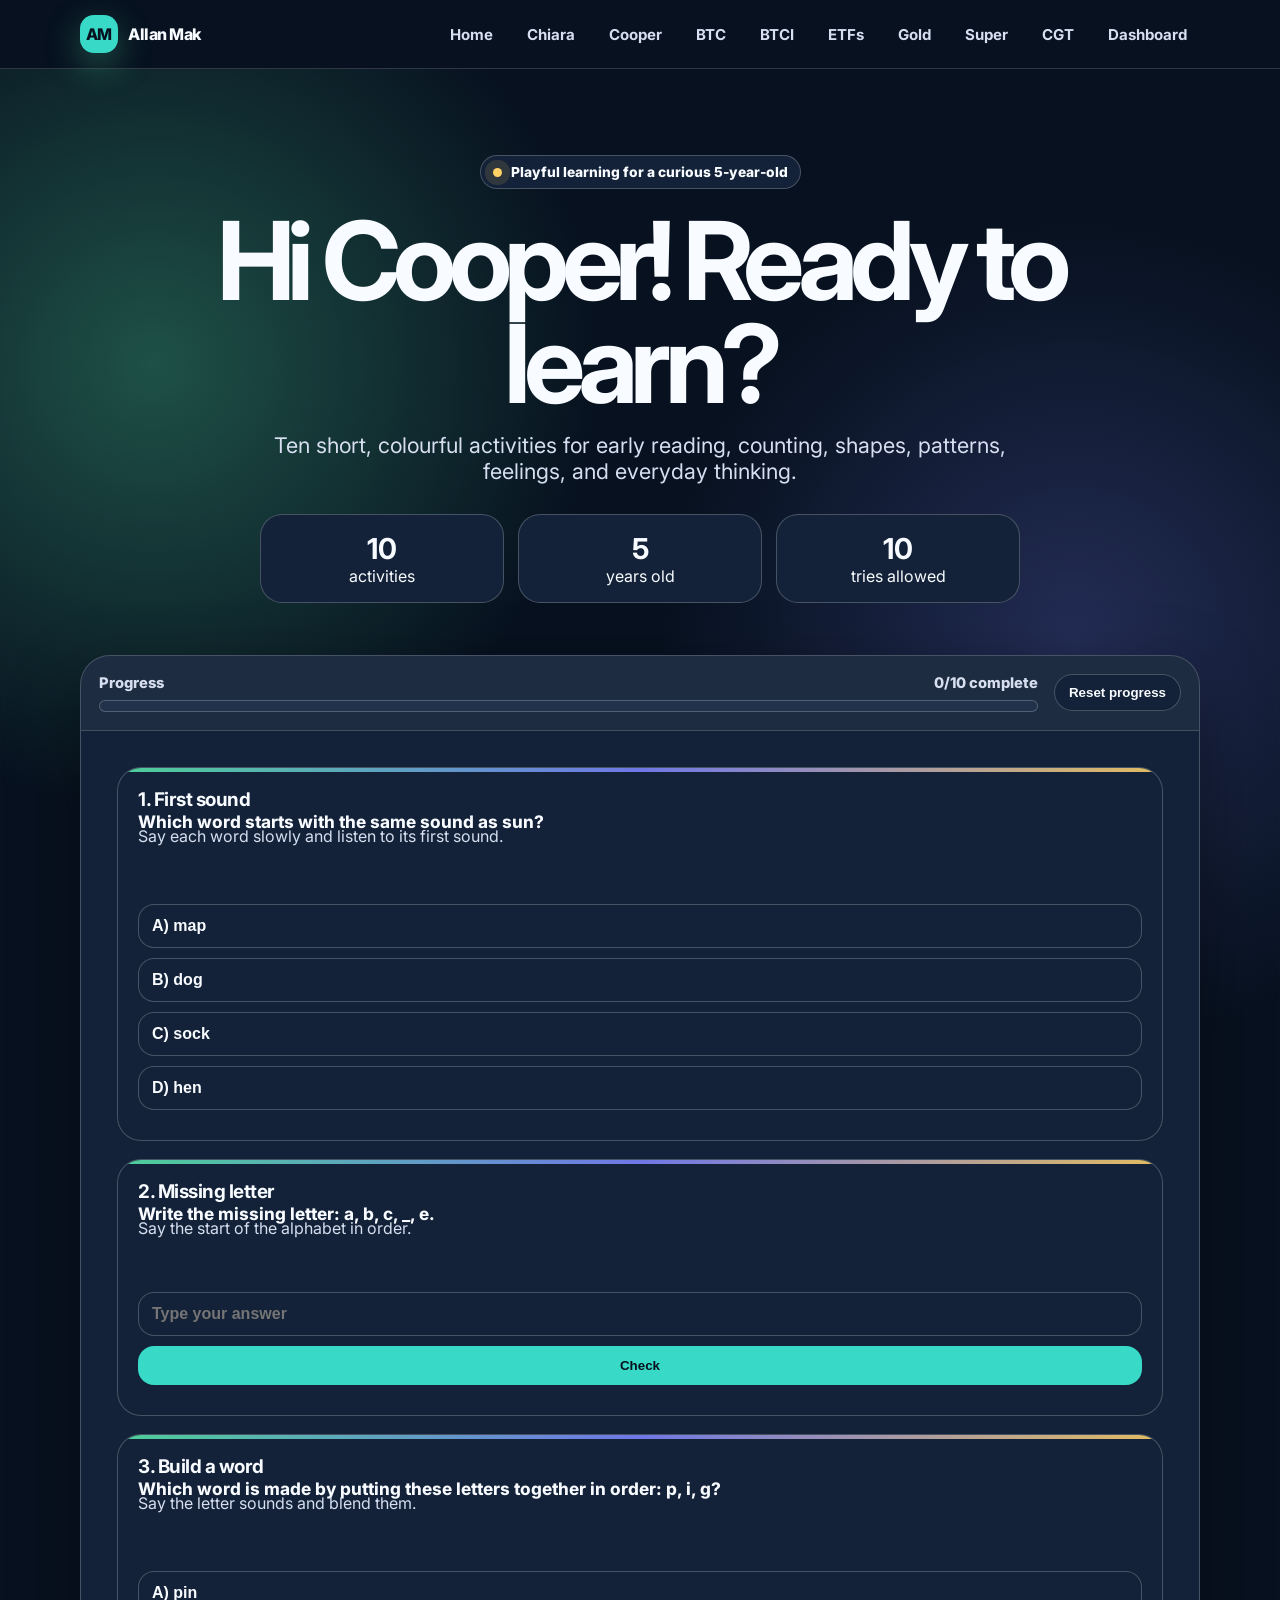
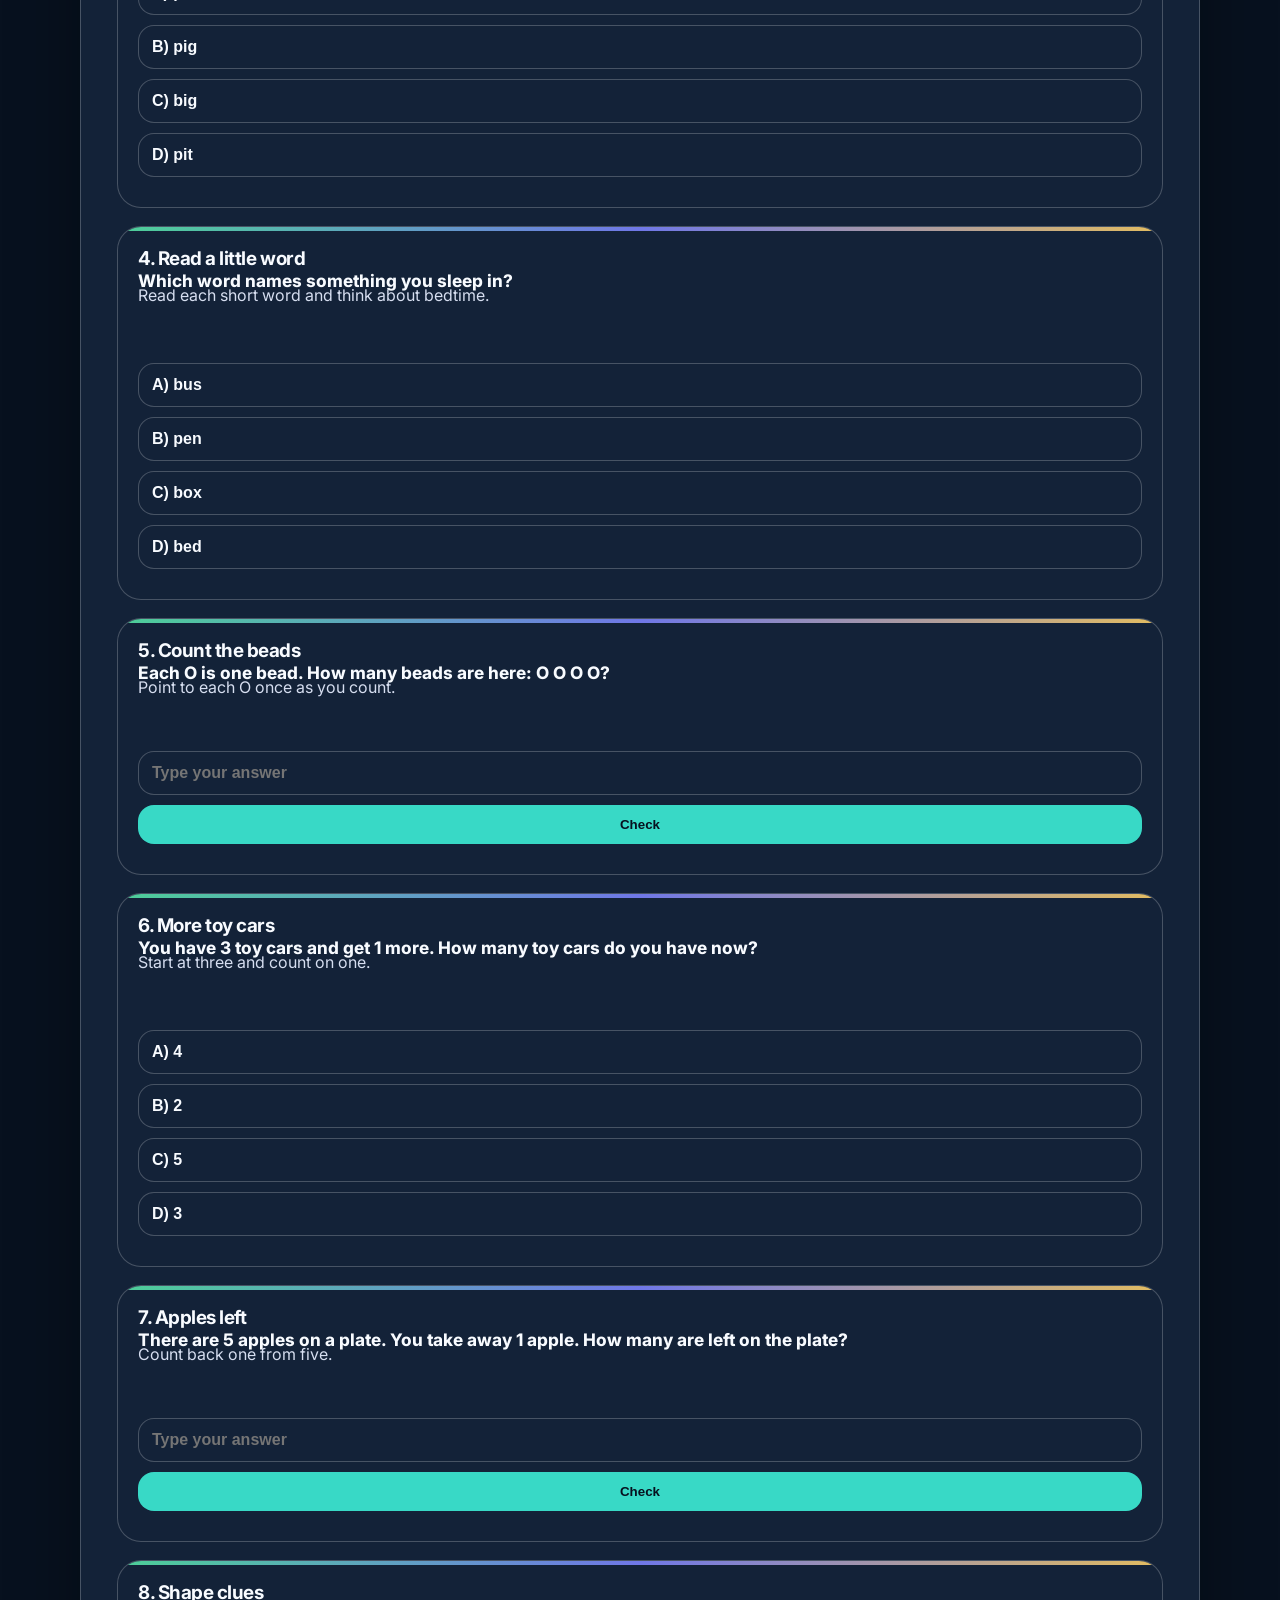
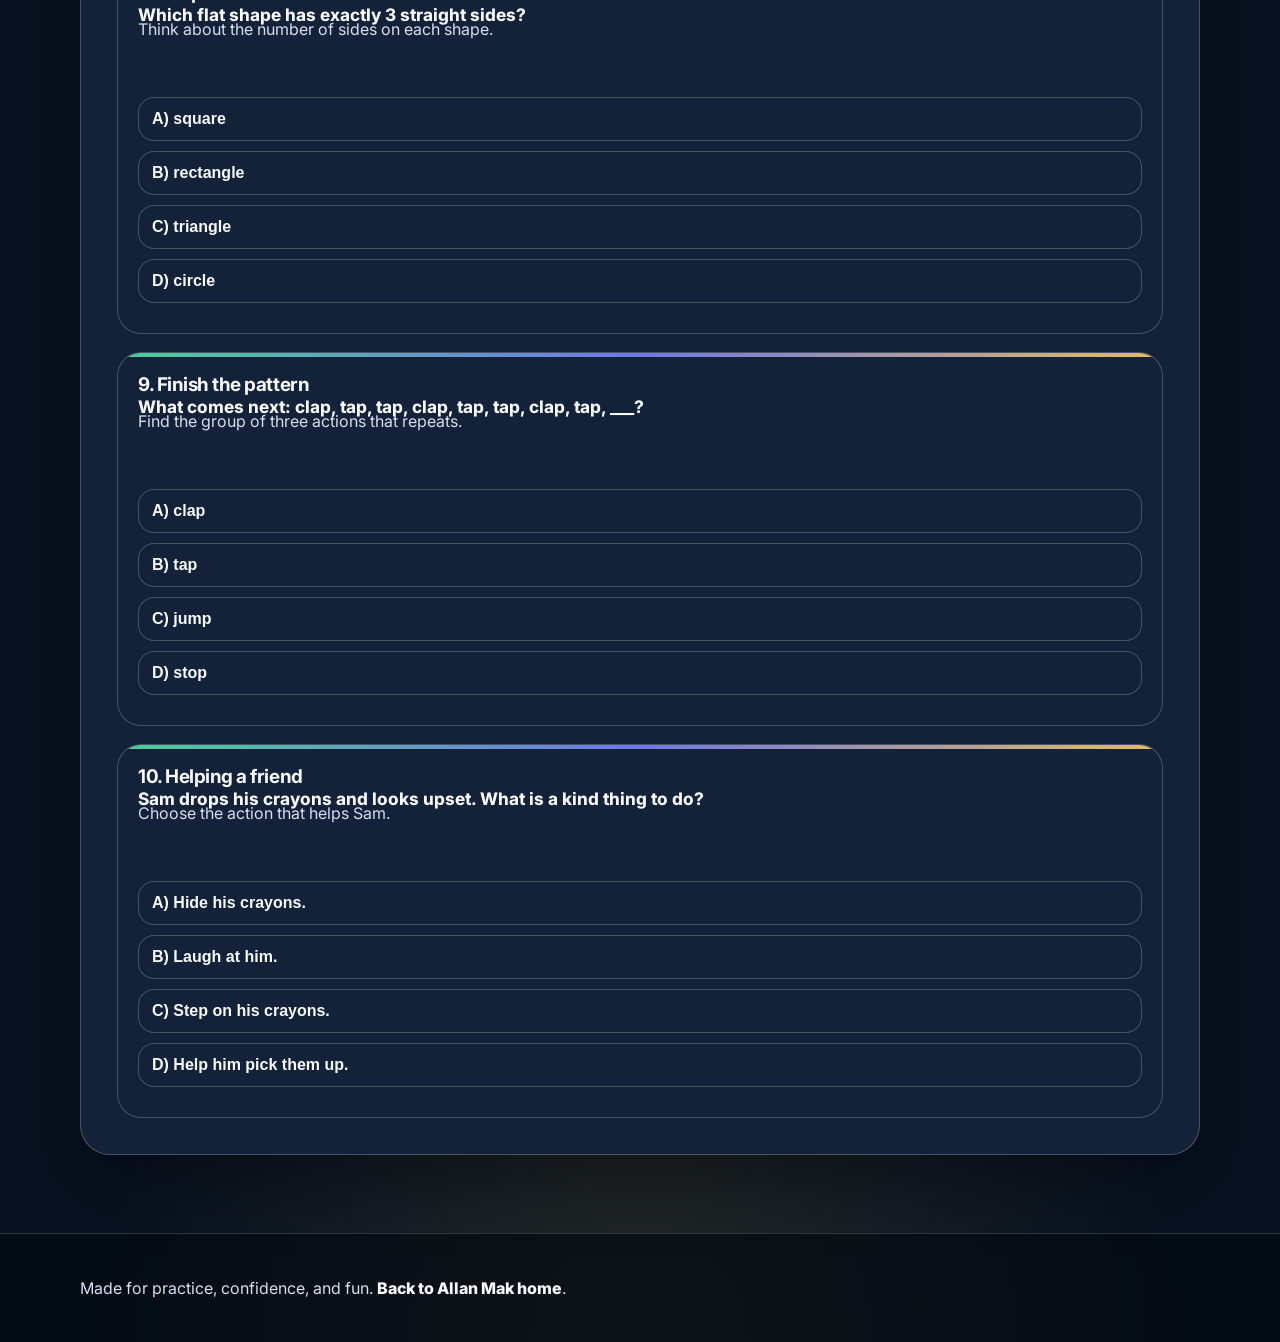
<file: cooper.html>
<!DOCTYPE html>
<html lang="en">
<head>
  <meta charset="utf-8">
  <meta name="viewport" content="width=device-width, initial-scale=1.0">
  <meta name="description" content="Interactive learning exercises for Cooper, age 5.">
  <title>Cooper Learning Lab</title>
  <link rel="icon" href="favicon.ico">
  <link rel="preconnect" href="https://fonts.googleapis.com">
  <link rel="preconnect" href="https://fonts.gstatic.com" crossorigin>
  <link href="https://fonts.googleapis.com/css2?family=Inter:wght@400;600;700;800;900&display=swap" rel="stylesheet">
  <style>
:root {
  --bg: #07111f;
  --card: rgba(255,255,255,.08);
  --card-strong: rgba(255,255,255,.13);
  --text: #f8fbff;
  --muted: #b8c4d8;
  --accent: #55e6a5;
  --accent2: #7c83ff;
  --warm: #ffd166;
  --good: #51e38a;
  --bad: #ff6b8a;
  --border: rgba(255,255,255,.16);
  --shadow: 0 24px 70px rgba(0,0,0,.35);
}
* { box-sizing: border-box; }
html { scroll-behavior: smooth; }
body {
  margin: 0;
  min-height: 100vh;
  font-family: Inter, system-ui, -apple-system, BlinkMacSystemFont, 'Segoe UI', sans-serif;
  color: var(--text);
  background:
    radial-gradient(circle at 12% 8%, color-mix(in srgb, var(--accent) 30%, transparent), transparent 28rem),
    radial-gradient(circle at 84% 14%, color-mix(in srgb, var(--accent2) 24%, transparent), transparent 26rem),
    radial-gradient(circle at 50% 100%, rgba(255,209,102,.12), transparent 34rem),
    var(--bg);
}
a { color: inherit; }
.skip-link { position: absolute; left: -999px; top: 8px; background: #fff; color: #111; padding: 8px 12px; border-radius: 10px; }
.skip-link:focus { left: 8px; z-index: 99; }
.header {
  position: sticky;
  top: 0;
  z-index: 20;
  backdrop-filter: blur(18px);
  background: rgba(7,17,31,.75);
  border-bottom: 1px solid var(--border);
}
.nav {
  width: min(1120px, calc(100% - 32px));
  min-height: 68px;
  margin: 0 auto;
  display: flex;
  align-items: center;
  justify-content: space-between;
  gap: 18px;
  flex-wrap: wrap;
  padding: 12px 0;
}
.brand { display: inline-flex; align-items: center; gap: 10px; text-decoration: none; font-weight: 800; letter-spacing: -.03em; }
.badge { width: 38px; height: 38px; display: grid; place-items: center; border-radius: 14px; background: linear-gradient(135deg, var(--accent), var(--accent2)); color: #07111f; box-shadow: 0 12px 34px color-mix(in srgb, var(--accent) 35%, transparent); }
.nav-links { display: flex; gap: 8px; flex-wrap: wrap; }
.nav-links a { text-decoration: none; color: var(--muted); font-weight: 700; font-size: .94rem; padding: 8px 12px; border-radius: 999px; border: 1px solid transparent; }
.nav-links a:hover, .nav-links a:focus-visible { color: var(--text); border-color: var(--border); background: var(--card); outline: none; }
.hero, main, .footer-inner { width: min(1120px, calc(100% - 32px)); margin: 0 auto; }
.hero { padding: clamp(42px, 8vw, 86px) 0 28px; text-align: center; }
.kicker { display: inline-flex; align-items: center; gap: 9px; padding: 8px 12px; border-radius: 999px; background: var(--card); border: 1px solid var(--border); color: var(--muted); font-weight: 800; font-size: .86rem; }
.spark { width: 9px; height: 9px; border-radius: 99px; background: var(--warm); box-shadow: 0 0 0 8px rgba(255,209,102,.12); }
h1 { font-size: clamp(2.8rem, 9vw, 6.8rem); line-height: .95; margin: 20px 0 16px; letter-spacing: -.07em; }
.subtitle { max-width: 760px; margin: 0 auto; color: var(--muted); font-size: clamp(1.08rem, 2.3vw, 1.35rem); }
.stats { display: grid; grid-template-columns: repeat(3, 1fr); gap: 14px; max-width: 760px; margin: 30px auto 0; }
.stat { border: 1px solid var(--border); background: var(--card); border-radius: 22px; padding: 16px; }
.stat strong { display: block; font-size: 1.8rem; }
.panel { margin: 24px 0 78px; border: 1px solid var(--border); border-radius: 30px; background: linear-gradient(180deg, var(--card-strong), rgba(255,255,255,.045)); box-shadow: var(--shadow); overflow: hidden; }
.toolbar { display: flex; align-items: center; justify-content: space-between; gap: 16px; flex-wrap: wrap; padding: 18px; border-bottom: 1px solid var(--border); background: rgba(255,255,255,.045); }
.progress-wrap { flex: 1; min-width: 220px; text-align: left; }
.progress-label { display: flex; justify-content: space-between; gap: 12px; color: var(--muted); font-weight: 800; margin-bottom: 8px; font-size: .92rem; }
.progress { height: 12px; border-radius: 999px; background: rgba(255,255,255,.08); overflow: hidden; border: 1px solid var(--border); }
.progress > span { display:block; width:0%; height:100%; background: linear-gradient(90deg, var(--accent), var(--accent2), var(--warm)); transition: width .25s ease; }
.reset { border: 1px solid var(--border); background: var(--card); color: var(--text); border-radius: 999px; padding: 10px 14px; cursor: pointer; font-weight: 800; }
.reset:hover, .reset:focus-visible { background: var(--card-strong); outline: none; }
.exercises { display: grid; grid-template-columns: repeat(2, minmax(0, 1fr)); gap: 16px; padding: 18px; }
.card { text-align: left; padding: 20px; border-radius: 24px; border: 1px solid var(--border); background: rgba(8,16,29,.72); min-height: 250px; display: flex; flex-direction: column; gap: 14px; position: relative; overflow: hidden; }
.card::before { content: ''; position: absolute; inset: 0 0 auto 0; height: 4px; background: linear-gradient(90deg, var(--accent), var(--accent2), var(--warm)); opacity: .88; }
.card h2 { margin: 0; font-size: 1.18rem; letter-spacing: -.025em; }
.question { color: var(--text); font-size: 1.08rem; font-weight: 750; }
.prompt { color: var(--muted); margin-top: -6px; }
.options { display: grid; gap: 10px; margin-top: auto; }
.option { width: 100%; text-align: left; border: 1px solid var(--border); border-radius: 16px; background: rgba(255,255,255,.07); color: var(--text); padding: 12px 13px; cursor: pointer; font-weight: 800; font-size: 1rem; transition: transform .15s ease, background .15s ease, border .15s ease; }
.option:hover, .option:focus-visible { transform: translateY(-1px); background: rgba(255,255,255,.12); outline: none; }
.option.correct { border-color: rgba(81,227,138,.8); background: rgba(81,227,138,.16); }
.option.wrong { border-color: rgba(255,107,138,.8); background: rgba(255,107,138,.14); }
.answer-row { display: flex; gap: 10px; margin-top: auto; }
.answer-row input { min-width: 0; flex: 1; border: 1px solid var(--border); border-radius: 16px; background: rgba(255,255,255,.08); color: var(--text); padding: 12px 13px; font-size: 1rem; font-weight: 800; }
.answer-row input:focus { outline: 2px solid color-mix(in srgb, var(--accent2) 60%, transparent); }
.check { border: 0; border-radius: 16px; background: linear-gradient(135deg, var(--accent), var(--accent2)); color: #07111f; padding: 12px 14px; font-weight: 900; cursor: pointer; }
.feedback { min-height: 28px; font-weight: 850; }
.feedback.good { color: var(--good); }
.feedback.bad { color: var(--bad); }
.footer { border-top: 1px solid var(--border); background: rgba(3,8,15,.65); padding: 28px 0; color: var(--muted); }
.footer a { color: var(--text); font-weight: 800; text-decoration: none; }
@media (max-width: 760px) {
  .stats { grid-template-columns: 1fr; }
  .exercises { grid-template-columns: 1fr; }
  .toolbar { align-items: stretch; }
  .reset { width: 100%; }
  .answer-row { flex-direction: column; }
}

/* Legacy iPad fallback: old Safari/Chrome ignore CSS variables, color-mix, and CSS grid. */
body {
  color: #f8fbff;
  background-color: #07111f;
}
a { color: #f8fbff; }
.header { background: #07111f; border-bottom: 1px solid rgba(255,255,255,.16); }
.nav-links a { color: #d6def0; }
.kicker, .stat, .panel, .card, .reset, .option, .answer-row input {
  background: #132238;
  border: 1px solid rgba(255,255,255,.22);
  color: #f8fbff;
}
.subtitle, .prompt, .progress-label, .footer { color: #d6def0; }
.badge, .check { background: #38d9c6; color: #07111f; }
.progress { background: #22324a; border: 1px solid rgba(255,255,255,.22); }
.progress span { background: #38d9c6; }
.exercises { display: block; }
.card { display: block; margin: 18px; min-height: 0; }
.options { display: block; margin-top: 14px; }
.option { display: block; width: 100%; margin: 10px 0; text-align: left; }
.answer-row { display: block; }
.answer-row input, .check { display: block; width: 100%; margin: 10px 0; }
.option.correct { border-color: #51e38a; background: #16472c; color: #ffffff; }
.option.wrong { border-color: #ff6b8a; background: #4a1e2b; color: #ffffff; }
.feedback.good { color: #51e38a; }
.feedback.bad { color: #ff8aa2; }
  </style>
</head>
<body>
  <a class="skip-link" href="#exerciseGrid">Skip to exercises</a>
  <header class="header">
    <nav class="nav" aria-label="Site navigation">
      <a class="brand" href="index.html" aria-label="Allan Mak home"><span class="badge" aria-hidden="true">AM</span><span>Allan Mak</span></a>
      <div class="nav-links">
        <a href="index.html">Home</a><a href="chiara.html">Chiara</a><a href="cooper.html">Cooper</a><a href="btc.html">BTC</a><a href="btci.html">BTCI</a><a href="etf.html">ETFs</a><a href="gold.html">Gold</a><a href="super.html">Super</a><a href="cgt.html">CGT</a><a href="dashboard.html">Dashboard</a>
      </div>
    </nav>
  </header>

  <section class="hero">
    <span class="kicker"><span class="spark"></span>Playful learning for a curious 5-year-old</span>
    <h1>Hi Cooper! Ready to learn?</h1>
    <p class="subtitle">Ten short, colourful activities for early reading, counting, shapes, patterns, feelings, and everyday thinking.</p>
    <div class="stats" aria-label="Page summary">
      <div class="stat"><strong>10</strong><span>activities</span></div>
      <div class="stat"><strong>5</strong><span>years old</span></div>
      <div class="stat"><strong>10</strong><span>tries allowed</span></div>
    </div>
  </section>

  <main>
    <section class="panel" aria-labelledby="activities-title">
      <div class="toolbar">
        <div class="progress-wrap">
          <div class="progress-label"><span id="activities-title">Progress</span><span><span id="scoreNow">0</span>/<span id="scoreTotal">10</span> complete</span></div>
          <div class="progress" aria-hidden="true"><span id="progressBar"></span></div>
        </div>
        <button class="reset" type="button" id="resetProgress">Reset progress</button>
      </div>
      <div class="exercises" id="exerciseGrid"></div>
    </section>
  </main>

  <footer class="footer">
    <div class="footer-inner">
      <p>Made for practice, confidence, and fun. <a href="index.html">Back to Allan Mak home</a>.</p>
    </div>
  </footer>

  <script>
    var pageId = "cooper";
    var exercises = [
  {
    "type": "choice",
    "title": "First sound",
    "question": "Which word starts with the same sound as sun?",
    "prompt": "Say each word slowly and listen to its first sound.",
    "options": [
      "A) map",
      "B) dog",
      "C) sock",
      "D) hen"
    ],
    "answer": "C) sock"
  },
  {
    "type": "input",
    "title": "Missing letter",
    "question": "Write the missing letter: a, b, c, _, e.",
    "prompt": "Say the start of the alphabet in order.",
    "options": [],
    "answer": "d"
  },
  {
    "type": "choice",
    "title": "Build a word",
    "question": "Which word is made by putting these letters together in order: p, i, g?",
    "prompt": "Say the letter sounds and blend them.",
    "options": [
      "A) pin",
      "B) pig",
      "C) big",
      "D) pit"
    ],
    "answer": "B) pig"
  },
  {
    "type": "choice",
    "title": "Read a little word",
    "question": "Which word names something you sleep in?",
    "prompt": "Read each short word and think about bedtime.",
    "options": [
      "A) bus",
      "B) pen",
      "C) box",
      "D) bed"
    ],
    "answer": "D) bed"
  },
  {
    "type": "input",
    "title": "Count the beads",
    "question": "Each O is one bead. How many beads are here: O O O O?",
    "prompt": "Point to each O once as you count.",
    "options": [],
    "answer": [
      "4",
      "four"
    ]
  },
  {
    "type": "choice",
    "title": "More toy cars",
    "question": "You have 3 toy cars and get 1 more. How many toy cars do you have now?",
    "prompt": "Start at three and count on one.",
    "options": [
      "A) 4",
      "B) 2",
      "C) 5",
      "D) 3"
    ],
    "answer": "A) 4"
  },
  {
    "type": "input",
    "title": "Apples left",
    "question": "There are 5 apples on a plate. You take away 1 apple. How many are left on the plate?",
    "prompt": "Count back one from five.",
    "options": [],
    "answer": [
      "4",
      "four"
    ]
  },
  {
    "type": "choice",
    "title": "Shape clues",
    "question": "Which flat shape has exactly 3 straight sides?",
    "prompt": "Think about the number of sides on each shape.",
    "options": [
      "A) square",
      "B) rectangle",
      "C) triangle",
      "D) circle"
    ],
    "answer": "C) triangle"
  },
  {
    "type": "choice",
    "title": "Finish the pattern",
    "question": "What comes next: clap, tap, tap, clap, tap, tap, clap, tap, ___?",
    "prompt": "Find the group of three actions that repeats.",
    "options": [
      "A) clap",
      "B) tap",
      "C) jump",
      "D) stop"
    ],
    "answer": "B) tap"
  },
  {
    "type": "choice",
    "title": "Helping a friend",
    "question": "Sam drops his crayons and looks upset. What is a kind thing to do?",
    "prompt": "Choose the action that helps Sam.",
    "options": [
      "A) Hide his crayons.",
      "B) Laugh at him.",
      "C) Step on his crayons.",
      "D) Help him pick them up."
    ],
    "answer": "D) Help him pick them up."
  }
];</script>
  <script>
(function () {
  // Content-scoped progress: keep answers on reload, reset for a fresh set.
  var exerciseText = JSON.stringify(exercises);
  var exerciseHash = 0;
  for (var h = 0; h < exerciseText.length; h += 1) {
    exerciseHash = ((exerciseHash << 5) - exerciseHash + exerciseText.charCodeAt(h)) | 0;
  }
  var storageKey = pageId + '-learning-score-' + exerciseText.length + '-' + exerciseHash;
  var answered = [];
  var grid = document.getElementById('exerciseGrid');
  var scoreNow = document.getElementById('scoreNow');
  var scoreTotal = document.getElementById('scoreTotal');
  var progressBar = document.getElementById('progressBar');

  function storageGet(key) {
    try { return window.localStorage ? window.localStorage.getItem(key) : null; }
    catch (e) { return null; }
  }

  function storageSet(key, value) {
    try { if (window.localStorage) { window.localStorage.setItem(key, value); } }
    catch (e) {}
  }

  function storageRemove(key) {
    try { if (window.localStorage) { window.localStorage.removeItem(key); } }
    catch (e) {}
  }

  function loadAnswered() {
    var raw = storageGet(storageKey);
    if (!raw) { return []; }
    try {
      var parsed = JSON.parse(raw);
      return Object.prototype.toString.call(parsed) === '[object Array]' ? parsed : [];
    } catch (e) {
      return [];
    }
  }

  function hasAnswered(index) {
    for (var i = 0; i < answered.length; i += 1) {
      if (String(answered[i]) === String(index)) { return true; }
    }
    return false;
  }

  function addAnswered(index) {
    if (!hasAnswered(index)) { answered.push(index); }
  }

  function normalise(value) {
    return String(value).replace(/^\s+|\s+$/g, '').toLowerCase().replace(/[.!?]/g, '').replace(/\s+/g, ' ');
  }

  function setClass(el, className) {
    el.className = className;
  }

  function setText(el, text) {
    if ('textContent' in el) { el.textContent = text; }
    else { el.innerText = text; }
  }

  function saveProgress() {
    storageSet(storageKey, JSON.stringify(answered));
    setText(scoreNow, answered.length);
    progressBar.style.width = Math.round((answered.length / exercises.length) * 100) + '%';
  }

  function markAnswered(index, ok, feedbackEl) {
    if (ok) {
      addAnswered(index);
      setText(feedbackEl, 'Correct - brilliant work!');
      setClass(feedbackEl, 'feedback good');
    } else {
      setText(feedbackEl, 'Not quite. Try again - learning loves practice.');
      setClass(feedbackEl, 'feedback bad');
    }
    saveProgress();
  }

  function makeEl(tag, className) {
    var el = document.createElement(tag);
    if (className) { el.className = className; }
    return el;
  }

  function renderExercise(ex, index) {
    var card = makeEl('article', 'card');
    var title = makeEl('h2');
    var question = makeEl('div', 'question');
    var prompt = makeEl('p', 'prompt');
    var feedback = makeEl('div', 'feedback');

    setText(title, (index + 1) + '. ' + ex.title);
    setText(question, ex.question);
    setText(prompt, ex.prompt || '');
    feedback.setAttribute('aria-live', 'polite');

    if (hasAnswered(index)) {
      setText(feedback, 'Already completed - nice!');
      setClass(feedback, 'feedback good');
    }

    card.appendChild(title);
    card.appendChild(question);
    card.appendChild(prompt);
    card.appendChild(feedback);

    if (ex.type === 'choice') {
      var options = makeEl('div', 'options');
      for (var i = 0; i < ex.options.length; i += 1) {
        (function (optionText) {
          var btn = makeEl('button', 'option');
          btn.type = 'button';
          setText(btn, optionText);
          btn.onclick = function () {
            var ok = normalise(optionText) === normalise(ex.answer);
            setClass(btn, ok ? 'option correct' : 'option wrong');
            if (ok) {
              var buttons = options.getElementsByTagName('button');
              for (var b = 0; b < buttons.length; b += 1) { buttons[b].disabled = true; }
            }
            markAnswered(index, ok, feedback);
          };
          options.appendChild(btn);
        }(ex.options[i]));
      }
      card.appendChild(options);
    } else {
      var row = makeEl('div', 'answer-row');
      var input = document.createElement('input');
      var check = makeEl('button', 'check');
      input.type = 'text';
      input.autocomplete = 'off';
      input.placeholder = 'Type your answer';
      check.type = 'button';
      setText(check, 'Check');

      function validate() {
        var answers = Object.prototype.toString.call(ex.answer) === '[object Array]' ? ex.answer : [ex.answer];
        var ok = false;
        for (var a = 0; a < answers.length; a += 1) {
          if (normalise(answers[a]) === normalise(input.value)) { ok = true; break; }
        }
        markAnswered(index, ok, feedback);
        if (ok) { input.disabled = true; check.disabled = true; }
      }

      check.onclick = validate;
      input.onkeydown = function (event) {
        event = event || window.event;
        var key = event.key || event.keyCode;
        if (key === 'Enter' || key === 13) { validate(); }
      };
      row.appendChild(input);
      row.appendChild(check);
      card.appendChild(row);
    }
    return card;
  }

  if (!grid || !scoreNow || !scoreTotal || !progressBar || !exercises || !exercises.length) { return; }
  answered = loadAnswered();
  setText(scoreTotal, exercises.length);
  for (var i = 0; i < exercises.length; i += 1) {
    grid.appendChild(renderExercise(exercises[i], i));
  }
  saveProgress();

  var reset = document.getElementById('resetProgress');
  if (reset) {
    reset.onclick = function () {
      answered = [];
      storageRemove(storageKey);
      if (window.location && window.location.reload) { window.location.reload(); }
    };
  }
}());
  </script>
</body>
</html>
</file>
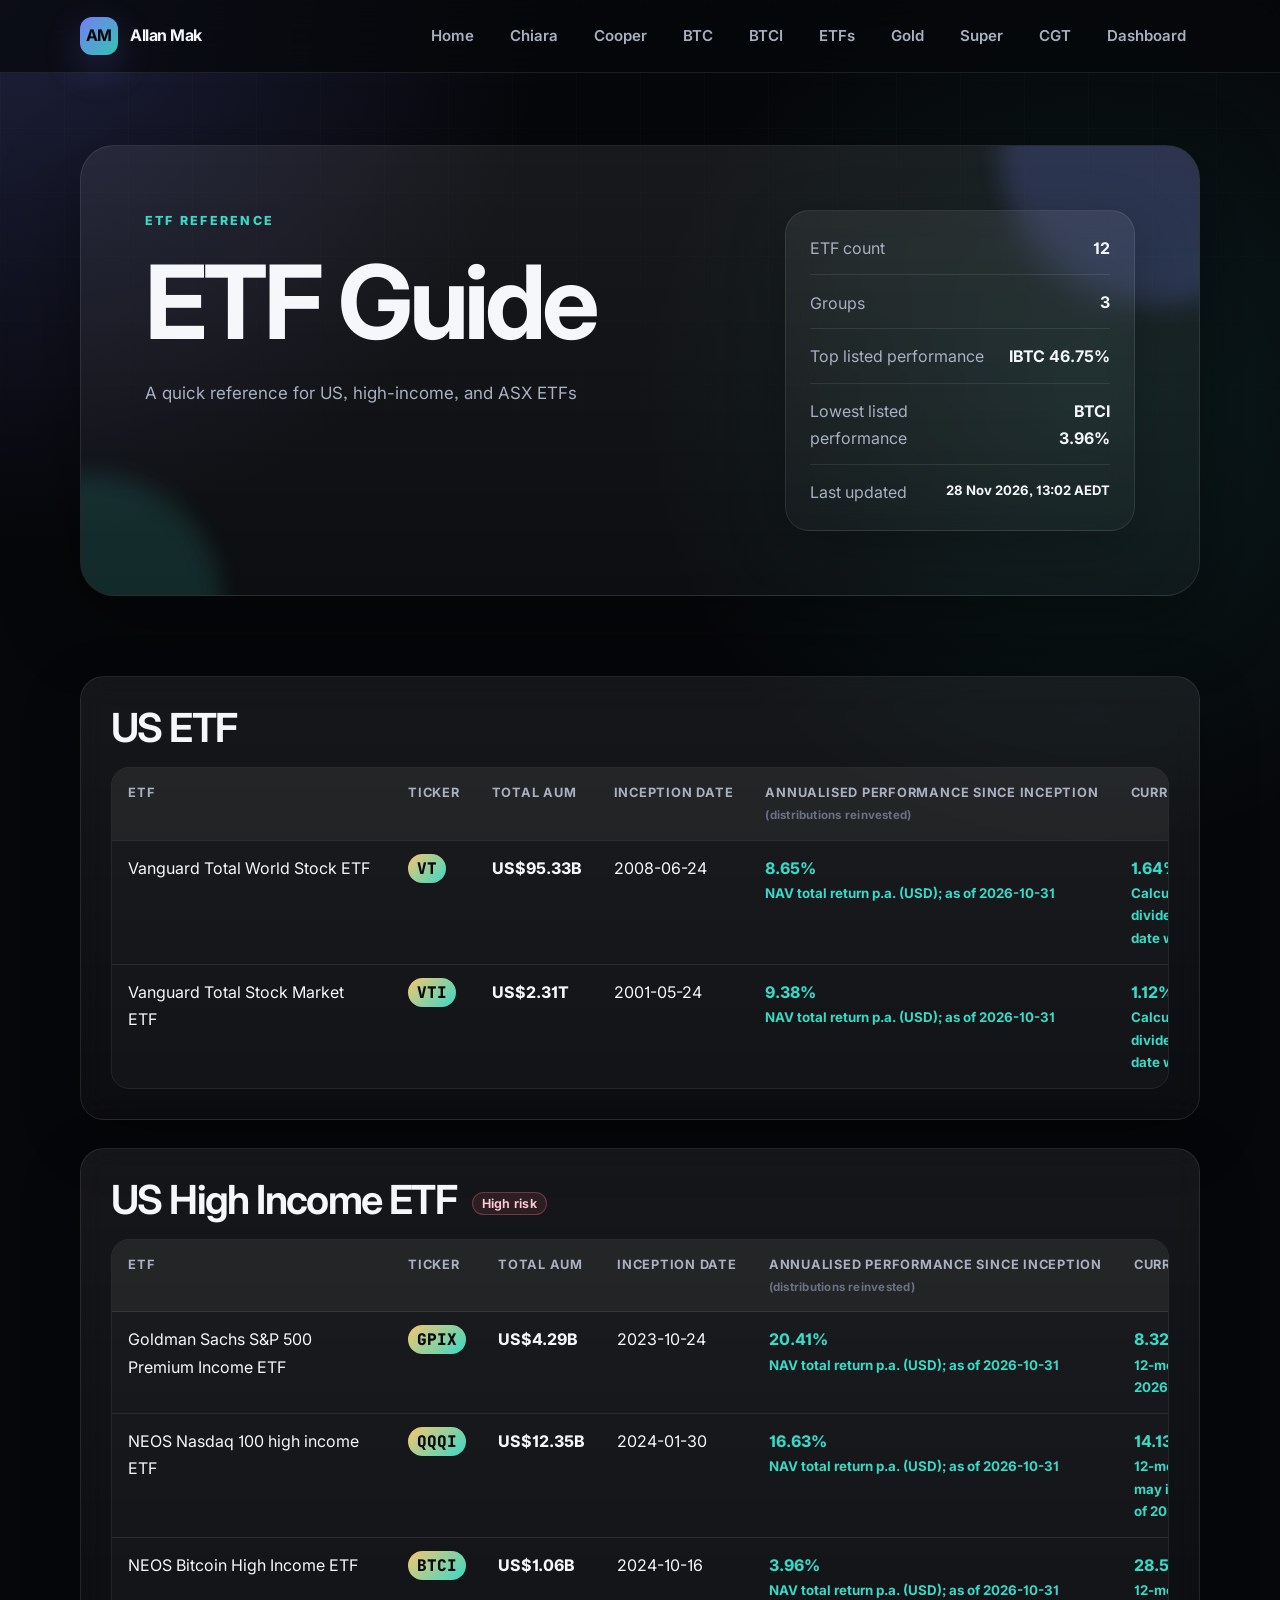
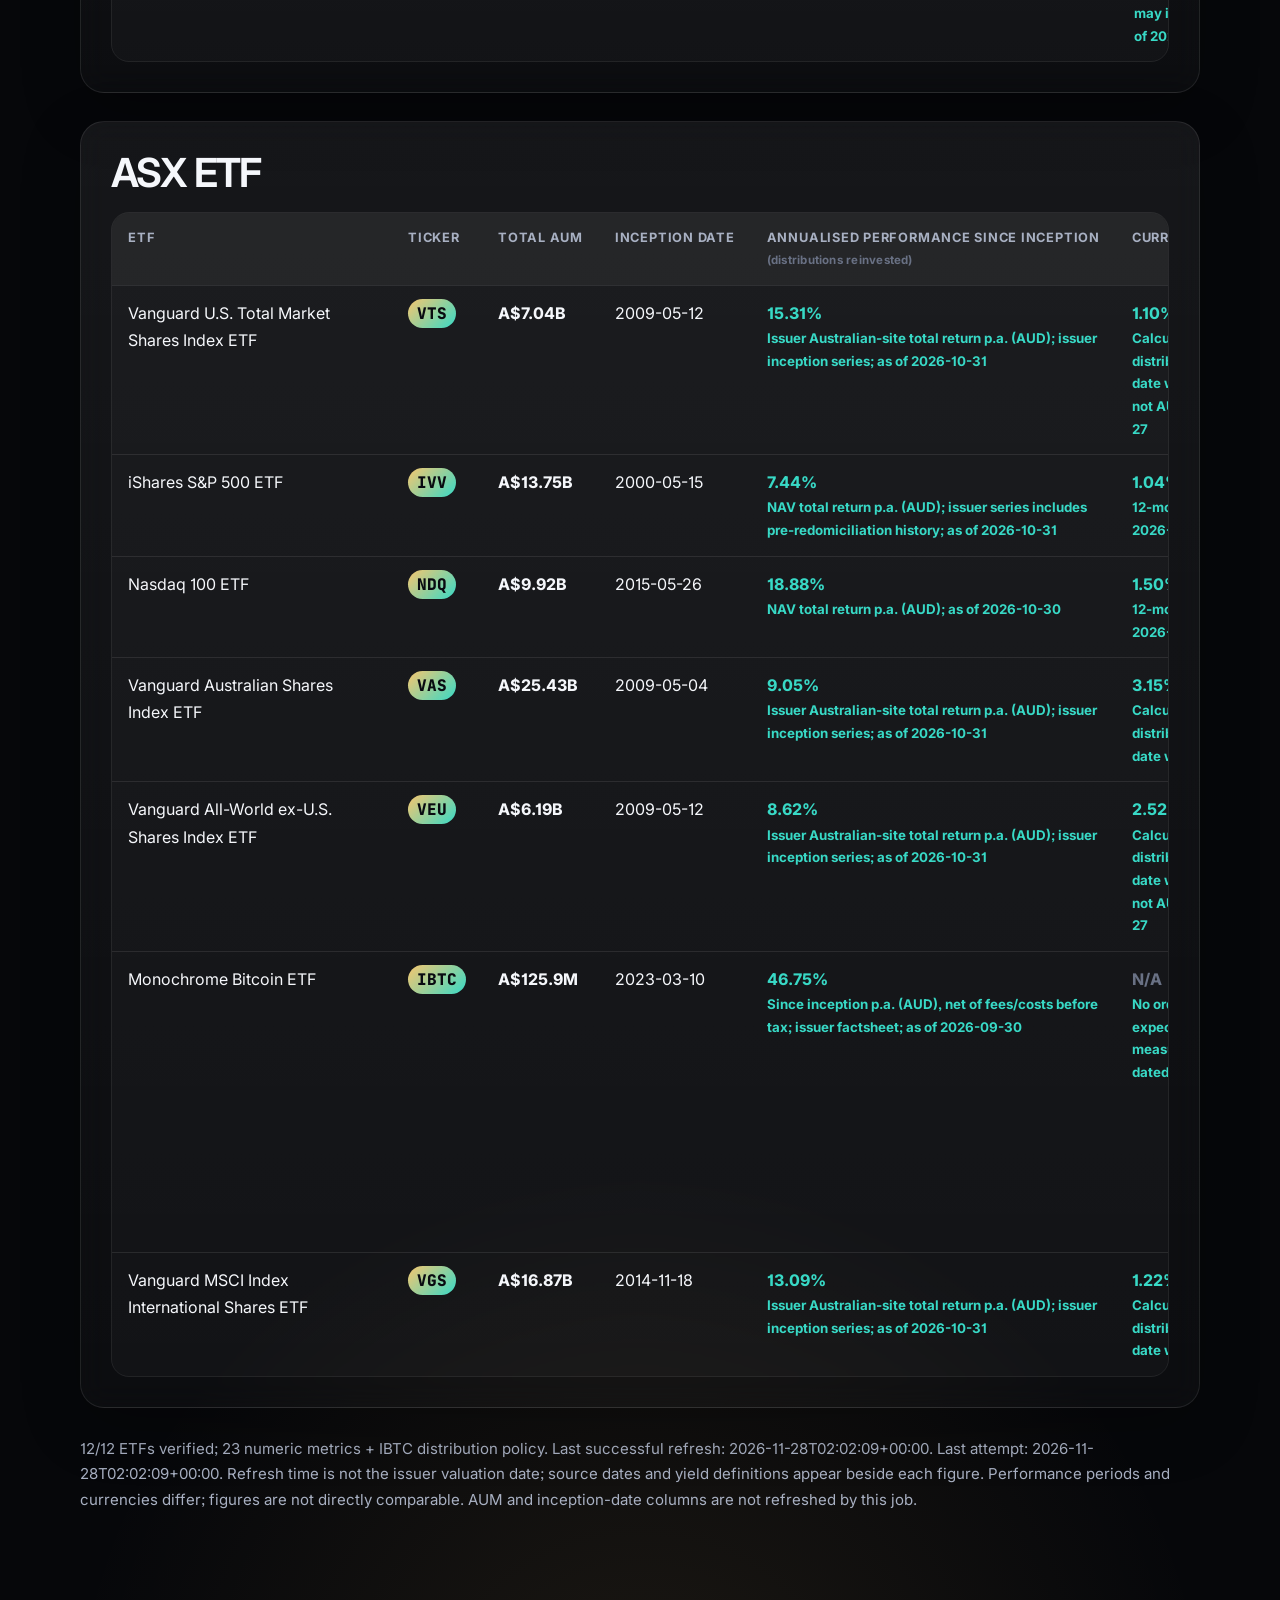
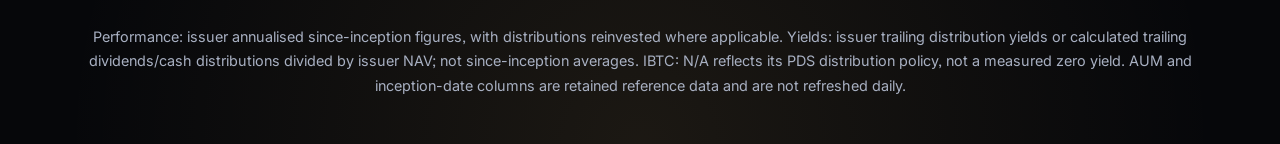
<file: etf.html>
<!DOCTYPE html>
<html lang="en">
<head>
  <meta charset="utf-8">
  <meta name="viewport" content="width=device-width, initial-scale=1.0">
  <meta name="description" content="ETF guide covering US, high-income, and ASX ETFs.">
  <title>ETF Guide</title>
  <link rel="icon" href="favicon.ico">
  <link rel="preconnect" href="https://fonts.googleapis.com">
  <link rel="preconnect" href="https://fonts.gstatic.com" crossorigin>
  <link href="https://fonts.googleapis.com/css2?family=Inter:wght@300;400;500;600;700&family=JetBrains+Mono:wght@400;500;600&display=swap" rel="stylesheet">
  <style>
    :root { --bg: #06070a; --surface: rgba(255, 255, 255, 0.045); --border: rgba(255, 255, 255, 0.09); --text: #f5f7fb; --muted: #a8b0c2; --subtle: #697184; --accent: #7c83ff; --accent-2: #38d9c6; --gold: #f7c66f; --danger: #ff6b8a; --success: #38d9c6; --shadow: 0 24px 80px rgba(0, 0, 0, 0.38); --radius: 24px; --max-width: 1120px; --transition: 180ms ease; }
    * { margin: 0; padding: 0; box-sizing: border-box; }
    html { scroll-behavior: smooth; }
    body { min-height: 100vh; font-family: 'Inter', system-ui, -apple-system, BlinkMacSystemFont, 'Segoe UI', sans-serif; color: var(--text); line-height: 1.7; background: radial-gradient(circle at top left, rgba(124, 131, 255, 0.20), transparent 34rem), radial-gradient(circle at 85% 12%, rgba(56, 217, 198, 0.10), transparent 28rem), radial-gradient(circle at 50% 100%, rgba(247, 198, 111, 0.09), transparent 36rem), var(--bg); overflow-x: hidden; font-feature-settings: "cv01", "ss03"; }
    body::before { content: ''; position: fixed; inset: 0; pointer-events: none; background-image: linear-gradient(rgba(255, 255, 255, 0.025) 1px, transparent 1px), linear-gradient(90deg, rgba(255, 255, 255, 0.025) 1px, transparent 1px); background-size: 64px 64px; mask-image: linear-gradient(to bottom, rgba(0, 0, 0, 0.75), transparent 72%); z-index: -1; }
    a { color: inherit; }
    h1, h2, h3 { color: var(--text); letter-spacing: -0.04em; line-height: 1.05; }
    h1 { font-size: clamp(3rem, 8vw, 6.6rem); font-weight: 700; margin: 0; }
    h2 { font-size: clamp(1.55rem, 3.4vw, 2.5rem); font-weight: 650; }
    p { color: var(--muted); font-size: 1.02rem; }
    .site-header { position: sticky; top: 0; z-index: 10; backdrop-filter: blur(18px); background: rgba(6, 7, 10, 0.72); border-bottom: 1px solid var(--border); }
    .nav { width: min(var(--max-width), calc(100% - 32px)); margin: 0 auto; min-height: 72px; display: flex; align-items: center; justify-content: space-between; gap: 24px; flex-wrap: wrap; }
    .brand { display: inline-flex; align-items: center; gap: 12px; text-decoration: none; font-weight: 700; letter-spacing: -0.03em; }
    .brand-mark { width: 38px; height: 38px; display: grid; place-items: center; border-radius: 12px; background: linear-gradient(135deg, rgba(124, 131, 255, 0.95), rgba(56, 217, 198, 0.9)); color: #05060a; box-shadow: 0 14px 38px rgba(124, 131, 255, 0.24); }
    .nav-links { display: flex; align-items: center; justify-content: flex-end; gap: 8px; flex-wrap: wrap; }
    .nav-links a { color: var(--muted); text-decoration: none; font-size: 0.94rem; font-weight: 600; padding: 9px 13px; border: 1px solid transparent; border-radius: 999px; transition: color var(--transition), background var(--transition), border-color var(--transition), transform var(--transition); }
    .nav-links a:hover, .nav-links a:focus-visible { color: var(--text); background: var(--surface); border-color: var(--border); outline: none; }
    .nav-links .nav-cta { color: #090b11; background: linear-gradient(135deg, var(--accent), var(--accent-2)); border-color: transparent; box-shadow: 0 10px 28px rgba(124, 131, 255, 0.22); }
    .nav-links .nav-cta:hover, .nav-links .nav-cta:focus-visible { color: #05060a; background: linear-gradient(135deg, #a5b4fc, #55ead9); transform: translateY(-1px); }
    .hero-wrap, main, footer { width: min(var(--max-width), calc(100% - 32px)); margin: 0 auto; }
    .hero-wrap { padding: 72px 0 34px; }
    .hero { position: relative; overflow: hidden; display: grid; grid-template-columns: minmax(0, 1.4fr) minmax(280px, 0.8fr); gap: 28px; align-items: stretch; padding: clamp(34px, 6vw, 64px); border: 1px solid var(--border); border-radius: calc(var(--radius) + 10px); background: linear-gradient(180deg, rgba(255, 255, 255, 0.075), rgba(255, 255, 255, 0.03)); box-shadow: var(--shadow); }
    .hero::before, .hero::after { content: ''; position: absolute; border-radius: 999px; filter: blur(12px); opacity: 0.8; pointer-events: none; }
    .hero::before { width: 320px; height: 320px; top: -160px; right: -120px; background: rgba(124, 131, 255, 0.25); }
    .hero::after { width: 260px; height: 260px; left: -120px; bottom: -140px; background: rgba(56, 217, 198, 0.18); }
    .hero > * { position: relative; z-index: 1; }
    .eyebrow { color: var(--accent-2); text-transform: uppercase; letter-spacing: 0.18em; font-size: 0.78rem; font-weight: 800; margin-bottom: 18px; }
    .subtitle { max-width: 760px; font-size: 1.06rem; margin-top: 22px; }
    main { padding: 18px 0 82px; }
    section { margin: 28px 0; }
    .card, .section-card, .summary-card { border: 1px solid var(--border); background: linear-gradient(180deg, rgba(255, 255, 255, 0.065), rgba(255, 255, 255, 0.026)); box-shadow: 0 18px 60px rgba(0, 0, 0, 0.24); backdrop-filter: blur(14px); border-radius: var(--radius); }
    .summary-card { padding: 24px; display: grid; gap: 14px; align-content: center; }
    .summary-item { display: flex; justify-content: space-between; gap: 16px; border-bottom: 1px solid var(--border); padding-bottom: 12px; }
    .summary-item:last-child { border-bottom: 0; padding-bottom: 0; }
    .label, .note { color: var(--muted); } .value { font-weight: 700; color: var(--text); text-align: right; }
    .section-card { padding: clamp(18px, 3vw, 30px); }
    .section-heading { display: flex; align-items: end; justify-content: space-between; gap: 18px; margin-bottom: 18px; }
    .table-wrap { overflow-x: auto; border: 1px solid var(--border); border-radius: 18px; }
    table { width: 100%; border-collapse: collapse; min-width: 1180px; background: rgba(255, 255, 255, 0.025); color: var(--text); }
    th, td { padding: 14px 16px; border-bottom: 1px solid var(--border); white-space: nowrap; vertical-align: top; }
    th { color: var(--muted); font-size: 0.80rem; text-transform: uppercase; letter-spacing: 0.06em; background: rgba(255, 255, 255, 0.045); font-weight: 700; text-align: left; }
    th span { color: var(--subtle); font-size: 0.72rem; letter-spacing: 0.02em; text-transform: none; } tr:last-child td { border-bottom: 0; }
    .fund-name { white-space: normal; min-width: 280px; } .notes { white-space: normal; min-width: 240px; }
    .ticker { font-family: 'JetBrains Mono', ui-monospace, SFMono-Regular, Menlo, monospace; color: #090b11; background: linear-gradient(135deg, var(--gold), var(--accent-2)); border-radius: 999px; padding: 4px 9px; font-weight: 800; }
    .metric { font-weight: 750; } .positive { color: var(--success); } .negative { color: var(--danger); } .zero { color: var(--subtle); }
    .source-link { color: var(--accent-2); text-decoration: none; font-weight: 700; } .source-link:hover { text-decoration: underline; }
    .risk-pill { display: inline-flex; margin-left: 8px; padding: 4px 9px; border: 1px solid rgba(255, 107, 138, 0.32); border-radius: 999px; color: #fecdd3; background: rgba(255, 107, 138, 0.10); font-size: 0.78rem; letter-spacing: 0.02em; vertical-align: middle; }
    .note { margin-top: 16px; font-size: 0.94rem; } footer { padding: 30px 0 46px; color: var(--muted); font-size: 0.9rem; text-align: center; }
    @media (max-width: 820px) { .nav { align-items: flex-start; flex-direction: column; padding: 14px 0; } .hero { grid-template-columns: 1fr; } .section-heading { align-items: flex-start; flex-direction: column; } }
  </style>
</head>
<body>
  <header class="site-header">
    <nav class="nav" aria-label="Site navigation">
      <a class="brand" href="index.html" aria-label="Allan Mak home"><span class="brand-mark" aria-hidden="true">AM</span><span>Allan Mak</span></a>
      <div class="nav-links">
        <a href="index.html">Home</a><a href="chiara.html">Chiara</a><a href="cooper.html">Cooper</a><a href="btc.html">BTC</a><a href="btci.html">BTCI</a><a href="etf.html">ETFs</a><a href="gold.html">Gold</a><a href="super.html">Super</a><a href="cgt.html">CGT</a><a href="dashboard.html">Dashboard</a>
      </div>
    </nav>
  </header>
  <header class="hero-wrap">
    <div class="hero">
      <div><div class="eyebrow">ETF reference</div><h1>ETF Guide</h1><p class="subtitle">A quick reference for US, high-income, and ASX ETFs</p></div>
      <aside class="card summary-card" aria-label="ETF guide summary">
        <div class="summary-item"><span class="label">ETF count</span><span class="value">12</span></div>
        <div class="summary-item"><span class="label">Groups</span><span class="value">3</span></div>
        <div class="summary-item"><span class="label">Top listed performance</span><span class="value">IBTC 46.75%</span></div>
        <div class="summary-item"><span class="label">Lowest listed performance</span><span class="value">BTCI 3.96%</span></div>
        <div class="summary-item" id="etf-last-updated" data-etf-last-success="2026-11-28T02:02:09+00:00"><span class="label">Last updated</span><span class="value" style="font-size:0.82rem">28 Nov 2026, 13:02 AEDT</span></div>
      </aside>
    </div>
  </header>
  <main>
    <section class="card section-card" id="us-etf">
      <div class="section-heading">
        <div>
          <h2>US ETF</h2>
        </div>
      </div>
      <div class="table-wrap">
        <table>
          <thead>
            <tr>
              <th>ETF</th>
              <th>Ticker</th>
              <th>Total AUM</th>
              <th>Inception date</th>
              <th>Annualised performance since inception<br><span>(distributions reinvested)</span></th>
              <th>Current / trailing yield</th>
              <th>Link</th>
              <th>Notes</th>
            </tr>
          </thead>
          <tbody>
            <tr>
              <td class="fund-name">Vanguard Total World Stock ETF</td>
              <td><span class="ticker">VT</span></td>
              <td class="metric">US$95.33B</td>
              <td>2008-06-24</td>
              <td class="metric positive">8.65%<small data-etf-basis="true" style="display:block;white-space:normal;min-width:220px;font-weight:400;color:var(--muted)"><a class="source-link" href="https://investor.vanguard.com/irr/funds/profile/3141" rel="noopener" target="_blank">NAV total return p.a. (USD); as of 2026-10-31</a></small></td>
              <td class="metric positive">1.64%<small data-etf-basis="true" style="display:block;white-space:normal;min-width:220px;font-weight:400;color:var(--muted)"><a class="source-link" href="https://investor.vanguard.com/irr/funds/profile/3141" rel="noopener" target="_blank">Calculated trailing 12-month dividends / NAV (USD); record-date window; as of 2026-11-25</a></small></td>
              <td><a class="source-link" href="https://investor.vanguard.com/investment-products/etfs/profile/vt#overview" rel="noopener" target="_blank">Fund page</a></td>
              <td class="notes"></td>
            </tr>
            <tr>
              <td class="fund-name">Vanguard Total Stock Market ETF</td>
              <td><span class="ticker">VTI</span></td>
              <td class="metric">US$2.31T</td>
              <td>2001-05-24</td>
              <td class="metric positive">9.38%<small data-etf-basis="true" style="display:block;white-space:normal;min-width:220px;font-weight:400;color:var(--muted)"><a class="source-link" href="https://investor.vanguard.com/irr/funds/profile/0970" rel="noopener" target="_blank">NAV total return p.a. (USD); as of 2026-10-31</a></small></td>
              <td class="metric positive">1.12%<small data-etf-basis="true" style="display:block;white-space:normal;min-width:220px;font-weight:400;color:var(--muted)"><a class="source-link" href="https://investor.vanguard.com/irr/funds/profile/0970" rel="noopener" target="_blank">Calculated trailing 12-month dividends / NAV (USD); record-date window; as of 2026-11-25</a></small></td>
              <td><a class="source-link" href="https://investor.vanguard.com/investment-products/etfs/profile/vti" rel="noopener" target="_blank">Fund page</a></td>
              <td class="notes"></td>
            </tr>
          </tbody>
        </table>
      </div>
    </section>
    <section class="card section-card" id="us-high-income-etf--high-risk">
      <div class="section-heading">
        <div>
          <h2>US High Income ETF <span class="risk-pill">High risk</span></h2>
        </div>
      </div>
      <div class="table-wrap">
        <table>
          <thead>
            <tr>
              <th>ETF</th>
              <th>Ticker</th>
              <th>Total AUM</th>
              <th>Inception date</th>
              <th>Annualised performance since inception<br><span>(distributions reinvested)</span></th>
              <th>Current / trailing yield</th>
              <th>Link</th>
              <th>Notes</th>
            </tr>
          </thead>
          <tbody>
            <tr>
              <td class="fund-name">Goldman Sachs S&amp;P 500 Premium Income ETF</td>
              <td><span class="ticker">GPIX</span></td>
              <td class="metric">US$4.29B</td>
              <td>2023-10-24</td>
              <td class="metric positive">20.41%<small data-etf-basis="true" style="display:block;white-space:normal;min-width:220px;font-weight:400;color:var(--muted)"><a class="source-link" href="https://am.gs.com/en-us/advisors/funds/detail/PV105258/38149W622/goldman-sachs-s-p-500-premium-income-etf" rel="noopener" target="_blank">NAV total return p.a. (USD); as of 2026-10-31</a></small></td>
              <td class="metric positive">8.32%<small data-etf-basis="true" style="display:block;white-space:normal;min-width:220px;font-weight:400;color:var(--muted)"><a class="source-link" href="https://am.gs.com/en-us/advisors/funds/detail/PV105258/38149W622/goldman-sachs-s-p-500-premium-income-etf" rel="noopener" target="_blank">12-month trailing yield; as of 2026-10-31</a></small></td>
              <td><a class="source-link" href="https://am.gs.com/en-us/advisors/funds/detail/PV105258/38149W622/goldman-sachs-s-p-500-premium-income-etf" rel="noopener" target="_blank">Fund page</a></td>
              <td class="notes"></td>
            </tr>
            <tr>
              <td class="fund-name">NEOS Nasdaq 100 high income ETF</td>
              <td><span class="ticker">QQQI</span></td>
              <td class="metric">US$12.35B</td>
              <td>2024-01-30</td>
              <td class="metric positive">16.63%<small data-etf-basis="true" style="display:block;white-space:normal;min-width:220px;font-weight:400;color:var(--muted)"><a class="source-link" href="https://neosfunds.com/qqqi/" rel="noopener" target="_blank">NAV total return p.a. (USD); as of 2026-10-31</a></small></td>
              <td class="metric positive">14.13%<small data-etf-basis="true" style="display:block;white-space:normal;min-width:220px;font-weight:400;color:var(--muted)"><a class="source-link" href="https://neosfunds.com/qqqi/" rel="noopener" target="_blank">12-month trailing distribution rate; may include return of capital; as of 2026-10-31</a></small></td>
              <td><a class="source-link" href="https://neosfunds.com/qqqi/" rel="noopener" target="_blank">Fund page</a></td>
              <td class="notes"></td>
            </tr>
            <tr>
              <td class="fund-name">NEOS Bitcoin High Income ETF</td>
              <td><span class="ticker">BTCI</span></td>
              <td class="metric">US$1.06B</td>
              <td>2024-10-16</td>
              <td class="metric positive">3.96%<small data-etf-basis="true" style="display:block;white-space:normal;min-width:220px;font-weight:400;color:var(--muted)"><a class="source-link" href="https://neosfunds.com/btci/" rel="noopener" target="_blank">NAV total return p.a. (USD); as of 2026-10-31</a></small></td>
              <td class="metric positive">28.51%<small data-etf-basis="true" style="display:block;white-space:normal;min-width:220px;font-weight:400;color:var(--muted)"><a class="source-link" href="https://neosfunds.com/btci/" rel="noopener" target="_blank">12-month trailing distribution rate; may include return of capital; as of 2026-10-31</a></small></td>
              <td><a class="source-link" href="https://neosfunds.com/btci/" rel="noopener" target="_blank">Fund page</a></td>
              <td class="notes"></td>
            </tr>
          </tbody>
        </table>
      </div>
    </section>
    <section class="card section-card" id="asx-etf">
      <div class="section-heading">
        <div>
          <h2>ASX ETF</h2>
        </div>
      </div>
      <div class="table-wrap">
        <table>
          <thead>
            <tr>
              <th>ETF</th>
              <th>Ticker</th>
              <th>Total AUM</th>
              <th>Inception date</th>
              <th>Annualised performance since inception<br><span>(distributions reinvested)</span></th>
              <th>Current / trailing yield</th>
              <th>Link</th>
              <th>Notes</th>
            </tr>
          </thead>
          <tbody>
            <tr>
              <td class="fund-name">Vanguard U.S. Total Market Shares Index ETF</td>
              <td><span class="ticker">VTS</span></td>
              <td class="metric">A$7.04B</td>
              <td>2009-05-12</td>
              <td class="metric positive">15.31%<small data-etf-basis="true" style="display:block;white-space:normal;min-width:220px;font-weight:400;color:var(--muted)"><a class="source-link" href="https://www.vanguard.com.au/personal/api/products/personal/funds/etf" rel="noopener" target="_blank">Issuer Australian-site total return p.a. (AUD); issuer inception series; as of 2026-10-31</a></small></td>
              <td class="metric positive">1.10%<small data-etf-basis="true" style="display:block;white-space:normal;min-width:220px;font-weight:400;color:var(--muted)"><a class="source-link" href="https://www.vanguard.com.au/personal/api/products/personal/fund/0970/overview" rel="noopener" target="_blank">Calculated trailing 12-month cash distributions / NAV (USD); ex-date window; underlying US fund, not AUD ASX yield; as of 2026-11-27</a></small></td>
              <td><a class="source-link" href="https://www.vanguard.com.au/personal/invest-with-us/etf?portId=0970" rel="noopener" target="_blank">Fund page</a></td>
              <td class="notes">Built on VTI and is a feeder into VTI.</td>
            </tr>
            <tr>
              <td class="fund-name">iShares S&amp;P 500 ETF</td>
              <td><span class="ticker">IVV</span></td>
              <td class="metric">A$13.75B</td>
              <td>2000-05-15</td>
              <td class="metric positive">7.44%<small data-etf-basis="true" style="display:block;white-space:normal;min-width:220px;font-weight:400;color:var(--muted)"><a class="source-link" href="https://www.blackrock.com/au/products/275304/ishares-s-p-500-etf" rel="noopener" target="_blank">NAV total return p.a. (AUD); issuer series includes pre-redomiciliation history; as of 2026-10-31</a></small></td>
              <td class="metric positive">1.04%<small data-etf-basis="true" style="display:block;white-space:normal;min-width:220px;font-weight:400;color:var(--muted)"><a class="source-link" href="https://www.blackrock.com/au/products/275304/ishares-s-p-500-etf" rel="noopener" target="_blank">12-month trailing yield; as of 2026-11-26</a></small></td>
              <td><a class="source-link" href="https://www.blackrock.com/au/products/275304/" rel="noopener" target="_blank">Fund page</a></td>
              <td class="notes"></td>
            </tr>
            <tr>
              <td class="fund-name">Nasdaq 100 ETF</td>
              <td><span class="ticker">NDQ</span></td>
              <td class="metric">A$9.92B</td>
              <td>2015-05-26</td>
              <td class="metric positive">18.88%<small data-etf-basis="true" style="display:block;white-space:normal;min-width:220px;font-weight:400;color:var(--muted)"><a class="source-link" href="https://www.betashares.com.au/fund/nasdaq-100-etf/" rel="noopener" target="_blank">NAV total return p.a. (AUD); as of 2026-10-30</a></small></td>
              <td class="metric positive">1.50%<small data-etf-basis="true" style="display:block;white-space:normal;min-width:220px;font-weight:400;color:var(--muted)"><a class="source-link" href="https://www.betashares.com.au/fund/nasdaq-100-etf/" rel="noopener" target="_blank">12-month distribution yield; as of 2026-10-30</a></small></td>
              <td><a class="source-link" href="https://www.betashares.com.au/fund/nasdaq-100-etf/" rel="noopener" target="_blank">Fund page</a></td>
              <td class="notes"></td>
            </tr>
            <tr>
              <td class="fund-name">Vanguard Australian Shares Index ETF</td>
              <td><span class="ticker">VAS</span></td>
              <td class="metric">A$25.43B</td>
              <td>2009-05-04</td>
              <td class="metric positive">9.05%<small data-etf-basis="true" style="display:block;white-space:normal;min-width:220px;font-weight:400;color:var(--muted)"><a class="source-link" href="https://www.vanguard.com.au/personal/api/products/personal/funds/etf" rel="noopener" target="_blank">Issuer Australian-site total return p.a. (AUD); issuer inception series; as of 2026-10-31</a></small></td>
              <td class="metric positive">3.15%<small data-etf-basis="true" style="display:block;white-space:normal;min-width:220px;font-weight:400;color:var(--muted)"><a class="source-link" href="https://www.vanguard.com.au/personal/api/products/personal/fund/8205/overview" rel="noopener" target="_blank">Calculated trailing 12-month cash distributions / NAV (AUD); ex-date window; as of 2026-11-27</a></small></td>
              <td><a class="source-link" href="https://www.vanguard.com.au/personal/invest-with-us/etf?portId=8205" rel="noopener" target="_blank">Fund page</a></td>
              <td class="notes"></td>
            </tr>
            <tr>
              <td class="fund-name">Vanguard All-World ex-U.S. Shares Index ETF</td>
              <td><span class="ticker">VEU</span></td>
              <td class="metric">A$6.19B</td>
              <td>2009-05-12</td>
              <td class="metric positive">8.62%<small data-etf-basis="true" style="display:block;white-space:normal;min-width:220px;font-weight:400;color:var(--muted)"><a class="source-link" href="https://www.vanguard.com.au/personal/api/products/personal/funds/etf" rel="noopener" target="_blank">Issuer Australian-site total return p.a. (AUD); issuer inception series; as of 2026-10-31</a></small></td>
              <td class="metric positive">2.52%<small data-etf-basis="true" style="display:block;white-space:normal;min-width:220px;font-weight:400;color:var(--muted)"><a class="source-link" href="https://www.vanguard.com.au/personal/api/products/personal/fund/0991/overview" rel="noopener" target="_blank">Calculated trailing 12-month cash distributions / NAV (USD); ex-date window; underlying US fund, not AUD ASX yield; as of 2026-11-27</a></small></td>
              <td><a class="source-link" href="https://www.vanguard.com.au/personal/invest-with-us/etf?portId=0991" rel="noopener" target="_blank">Fund page</a></td>
              <td class="notes"></td>
            </tr>
            <tr>
              <td class="fund-name">Monochrome Bitcoin ETF</td>
              <td><span class="ticker">IBTC</span></td>
              <td class="metric">A$125.9M</td>
              <td>2023-03-10</td>
              <td class="metric positive">46.75%<small data-etf-basis="true" style="display:block;white-space:normal;min-width:220px;font-weight:400;color:var(--muted)"><a class="source-link" href="https://www.monochrome.au/files/monochrome-bitcoin-etf-fund-factsheet" rel="noopener" target="_blank">Since inception p.a. (AUD), net of fees/costs before tax; issuer factsheet; as of 2026-09-30</a></small></td>
              <td class="metric zero">N/A<small data-etf-basis="true" style="display:block;white-space:normal;min-width:220px;font-weight:400;color:var(--muted)"><a class="source-link" href="https://www.monochrome.au/files/monochrome-bitcoin-etf-product-disclosure-statement" rel="noopener" target="_blank">No ordinary income distributions expected; PDS policy, not measured trailing yield; PDS dated 2025-07-04</a></small></td>
              <td><a class="source-link" href="https://www.monochrome.au/products/monochrome-bitcoin-etf" rel="noopener" target="_blank">Fund page</a></td>
              <td class="notes">Offers in-kind redemption. Requires IBTC units to be held with Automic under an SRN (not a broker HIN; contact the broker to transfer if needed), plus a Gemini account in the same name as the unit holder for delivery of redeemed Bitcoin.</td>
            </tr>
            <tr>
              <td class="fund-name">Vanguard MSCI Index International Shares ETF</td>
              <td><span class="ticker">VGS</span></td>
              <td class="metric">A$16.87B</td>
              <td>2014-11-18</td>
              <td class="metric positive">13.09%<small data-etf-basis="true" style="display:block;white-space:normal;min-width:220px;font-weight:400;color:var(--muted)"><a class="source-link" href="https://www.vanguard.com.au/personal/api/products/personal/funds/etf" rel="noopener" target="_blank">Issuer Australian-site total return p.a. (AUD); issuer inception series; as of 2026-10-31</a></small></td>
              <td class="metric positive">1.22%<small data-etf-basis="true" style="display:block;white-space:normal;min-width:220px;font-weight:400;color:var(--muted)"><a class="source-link" href="https://www.vanguard.com.au/personal/api/products/personal/fund/8212/overview" rel="noopener" target="_blank">Calculated trailing 12-month cash distributions / NAV (AUD); ex-date window; as of 2026-11-25</a></small></td>
              <td><a class="source-link" href="https://www.vanguard.com.au/personal/invest-with-us/etf?portId=8212" rel="noopener" target="_blank">Fund page</a></td>
              <td class="notes"></td>
            </tr>
          </tbody>
        </table>
      </div>
    </section>
    <p class="note" id="etf-refresh-status">12/12 ETFs verified; 23 numeric metrics + IBTC distribution policy. Last successful refresh: 2026-11-28T02:02:09+00:00. Last attempt: 2026-11-28T02:02:09+00:00. Refresh time is not the issuer valuation date; source dates and yield definitions appear beside each figure. Performance periods and currencies differ; figures are not directly comparable. AUM and inception-date columns are not refreshed by this job.</p>
  </main>
  <footer>Performance: issuer annualised since-inception figures, with distributions reinvested where applicable. Yields: issuer trailing distribution yields or calculated trailing dividends/cash distributions divided by issuer NAV; not since-inception averages. IBTC: N/A reflects its PDS distribution policy, not a measured zero yield. AUM and inception-date columns are retained reference data and are not refreshed daily.</footer>
</body>
</html>
</file>
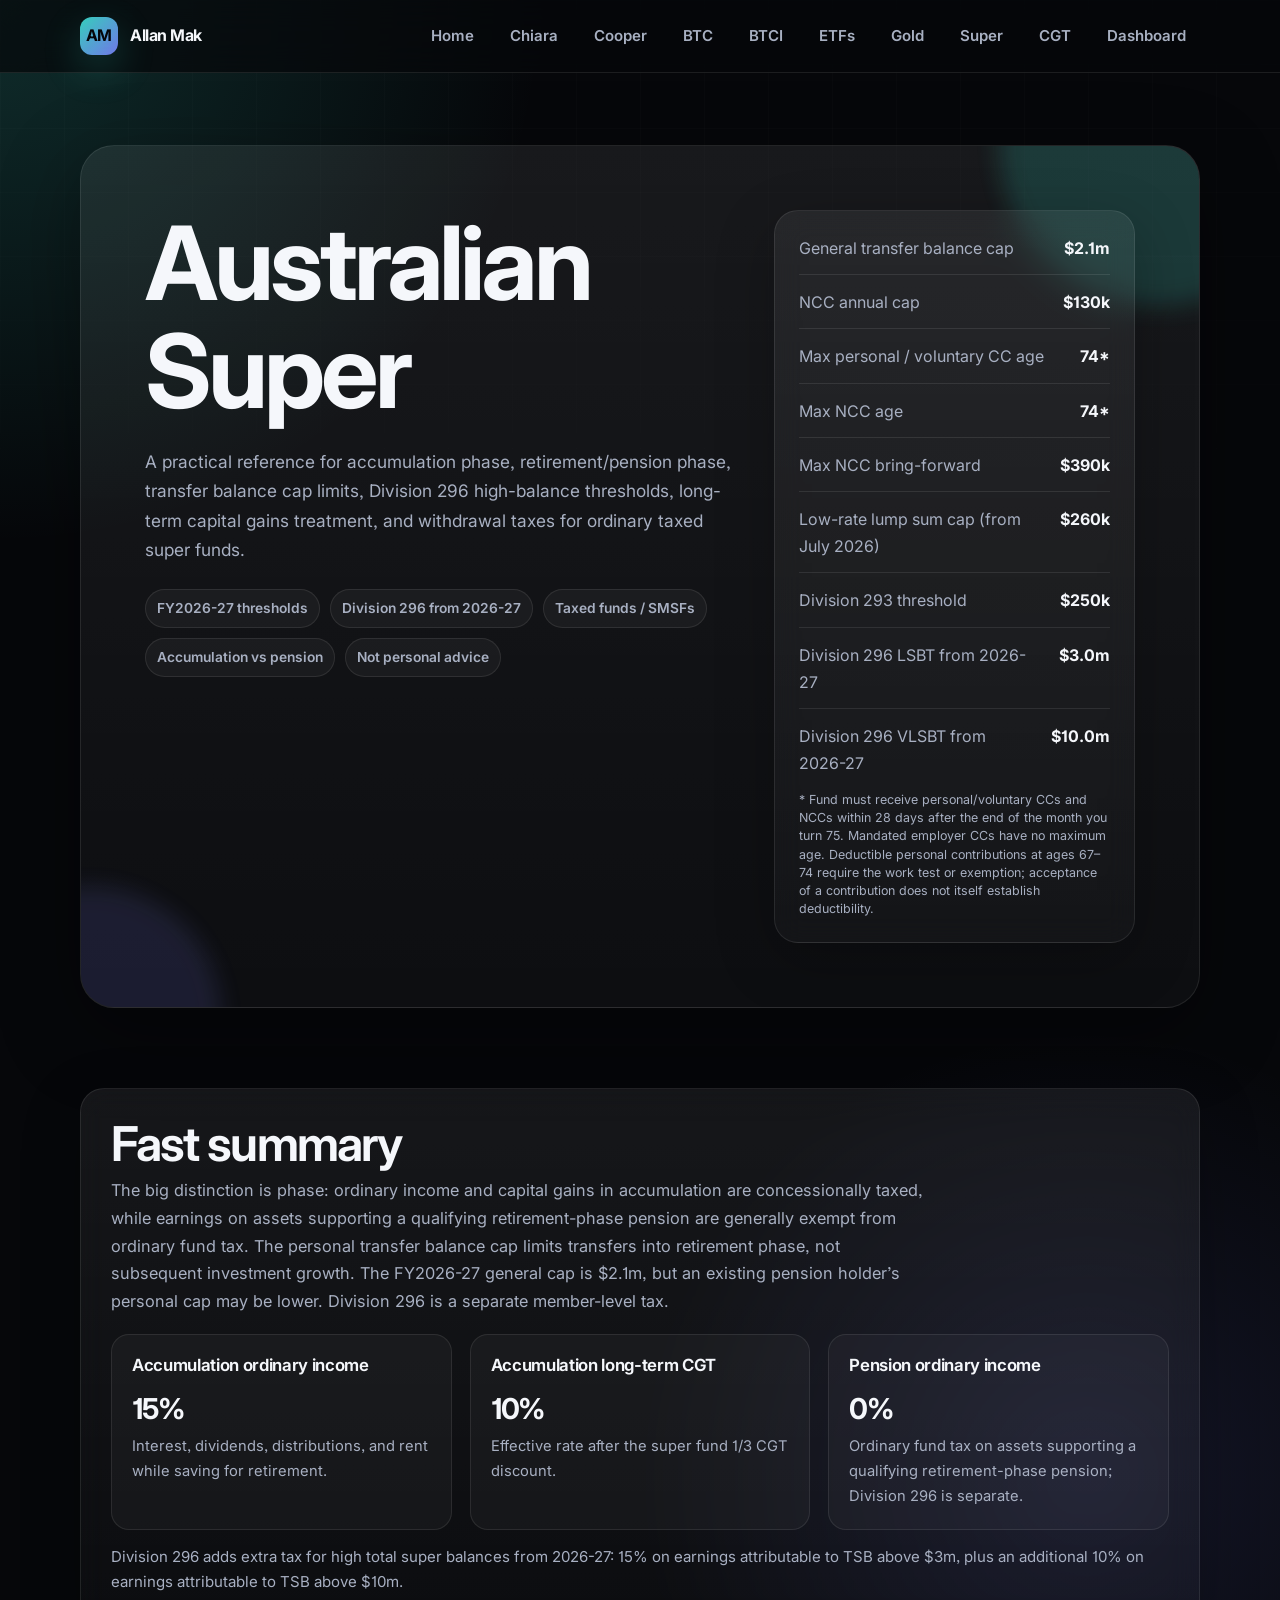
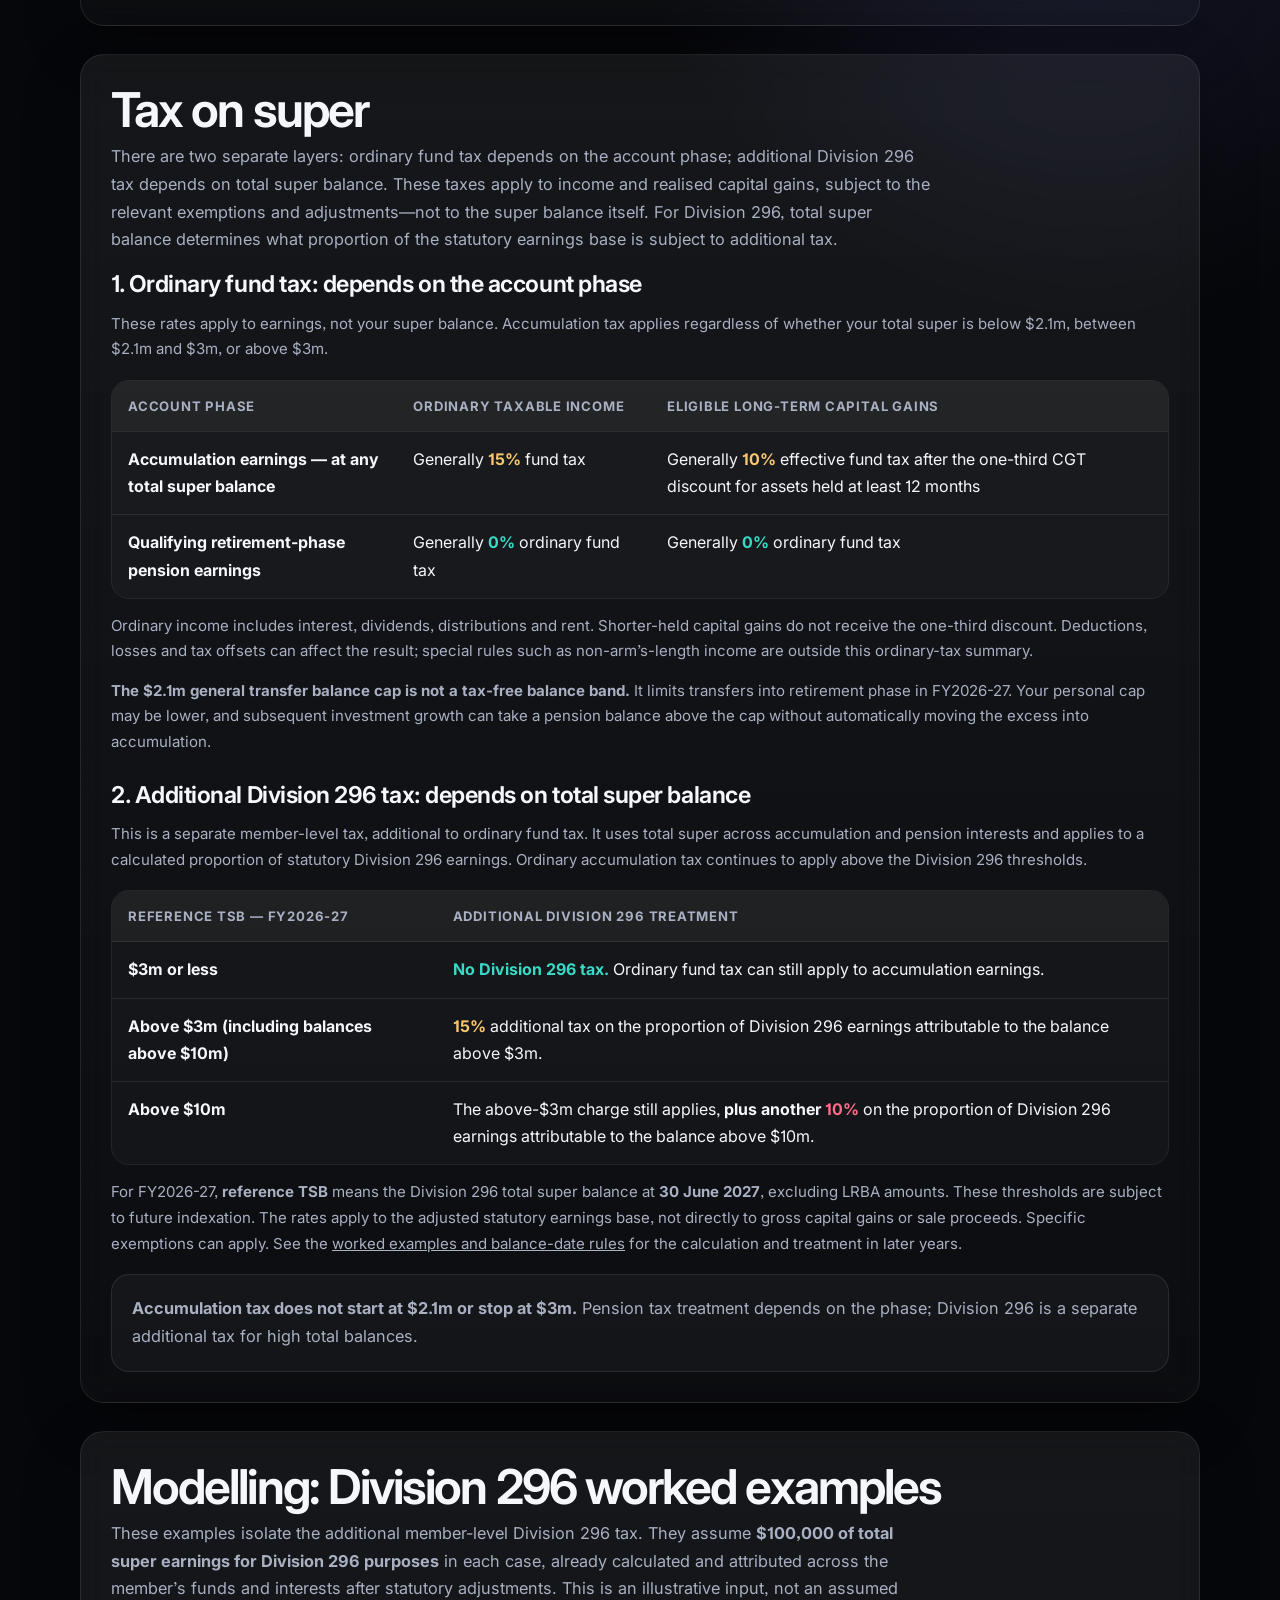
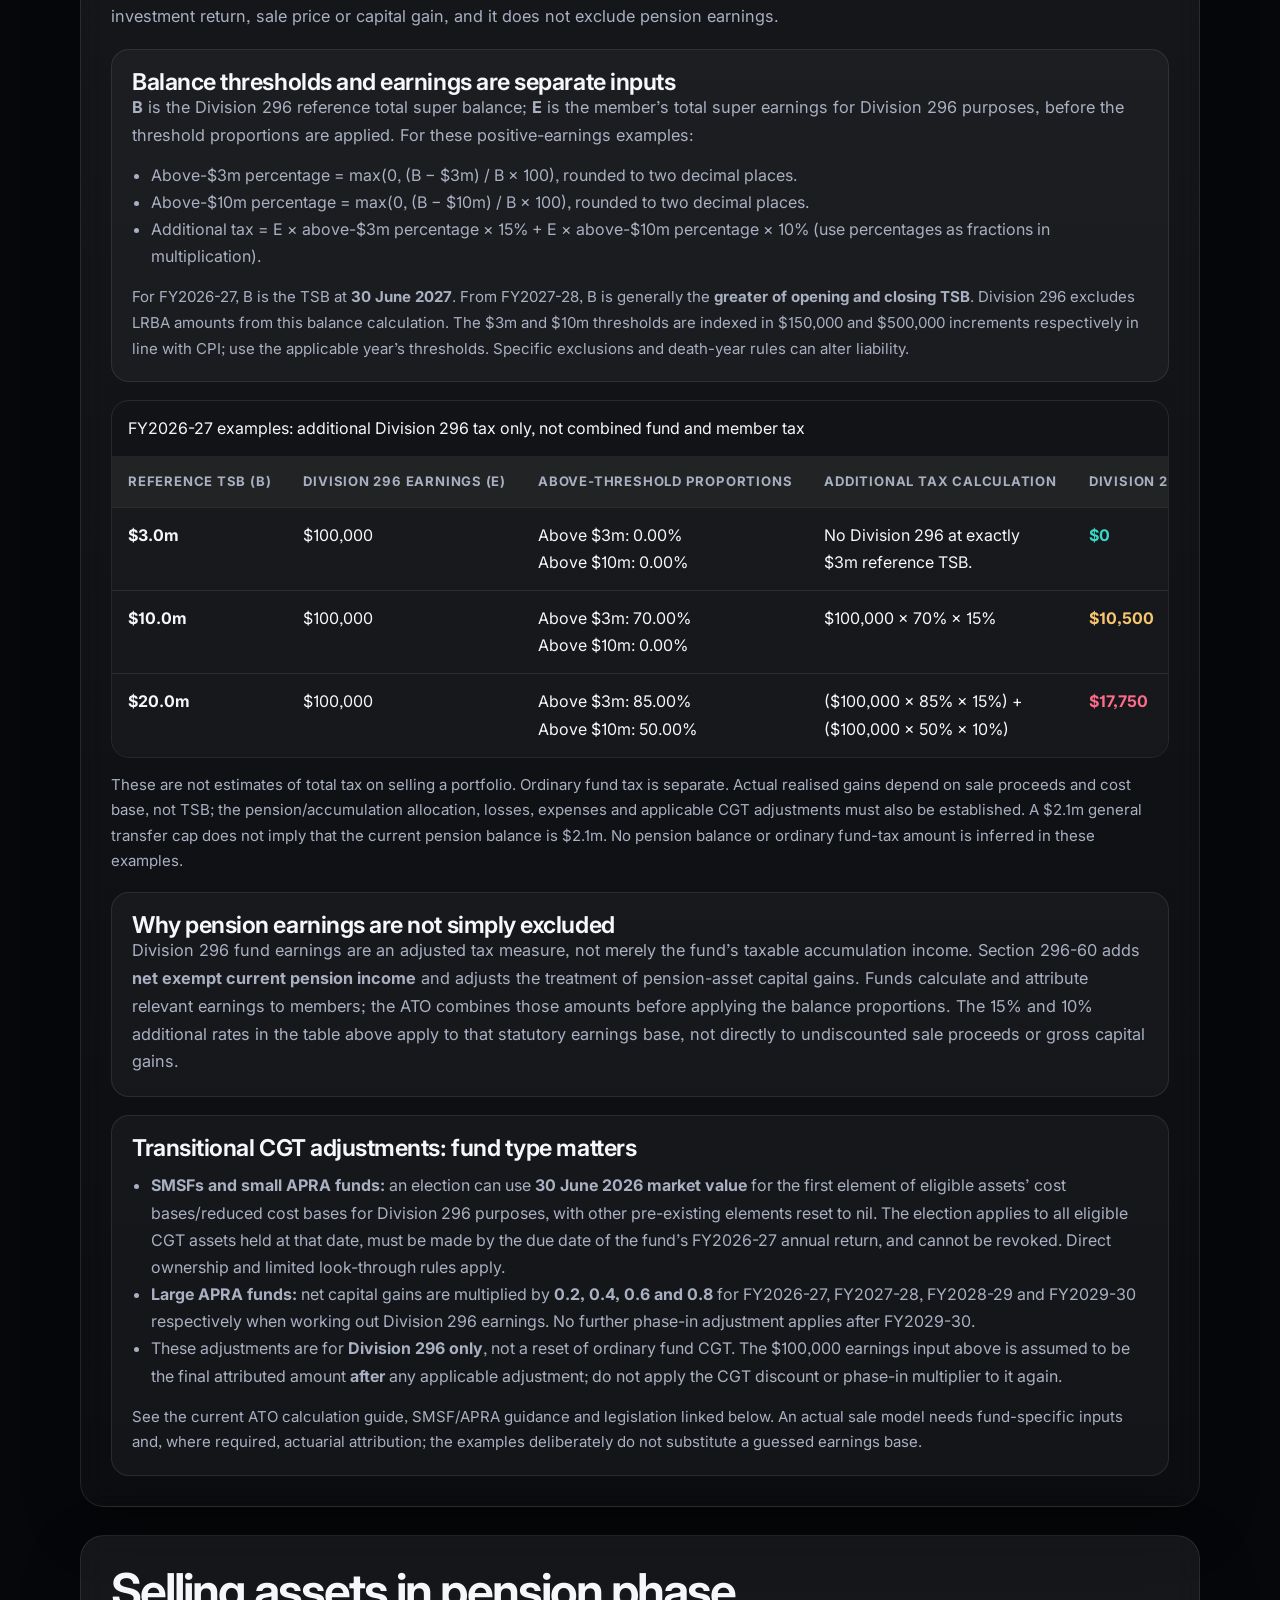
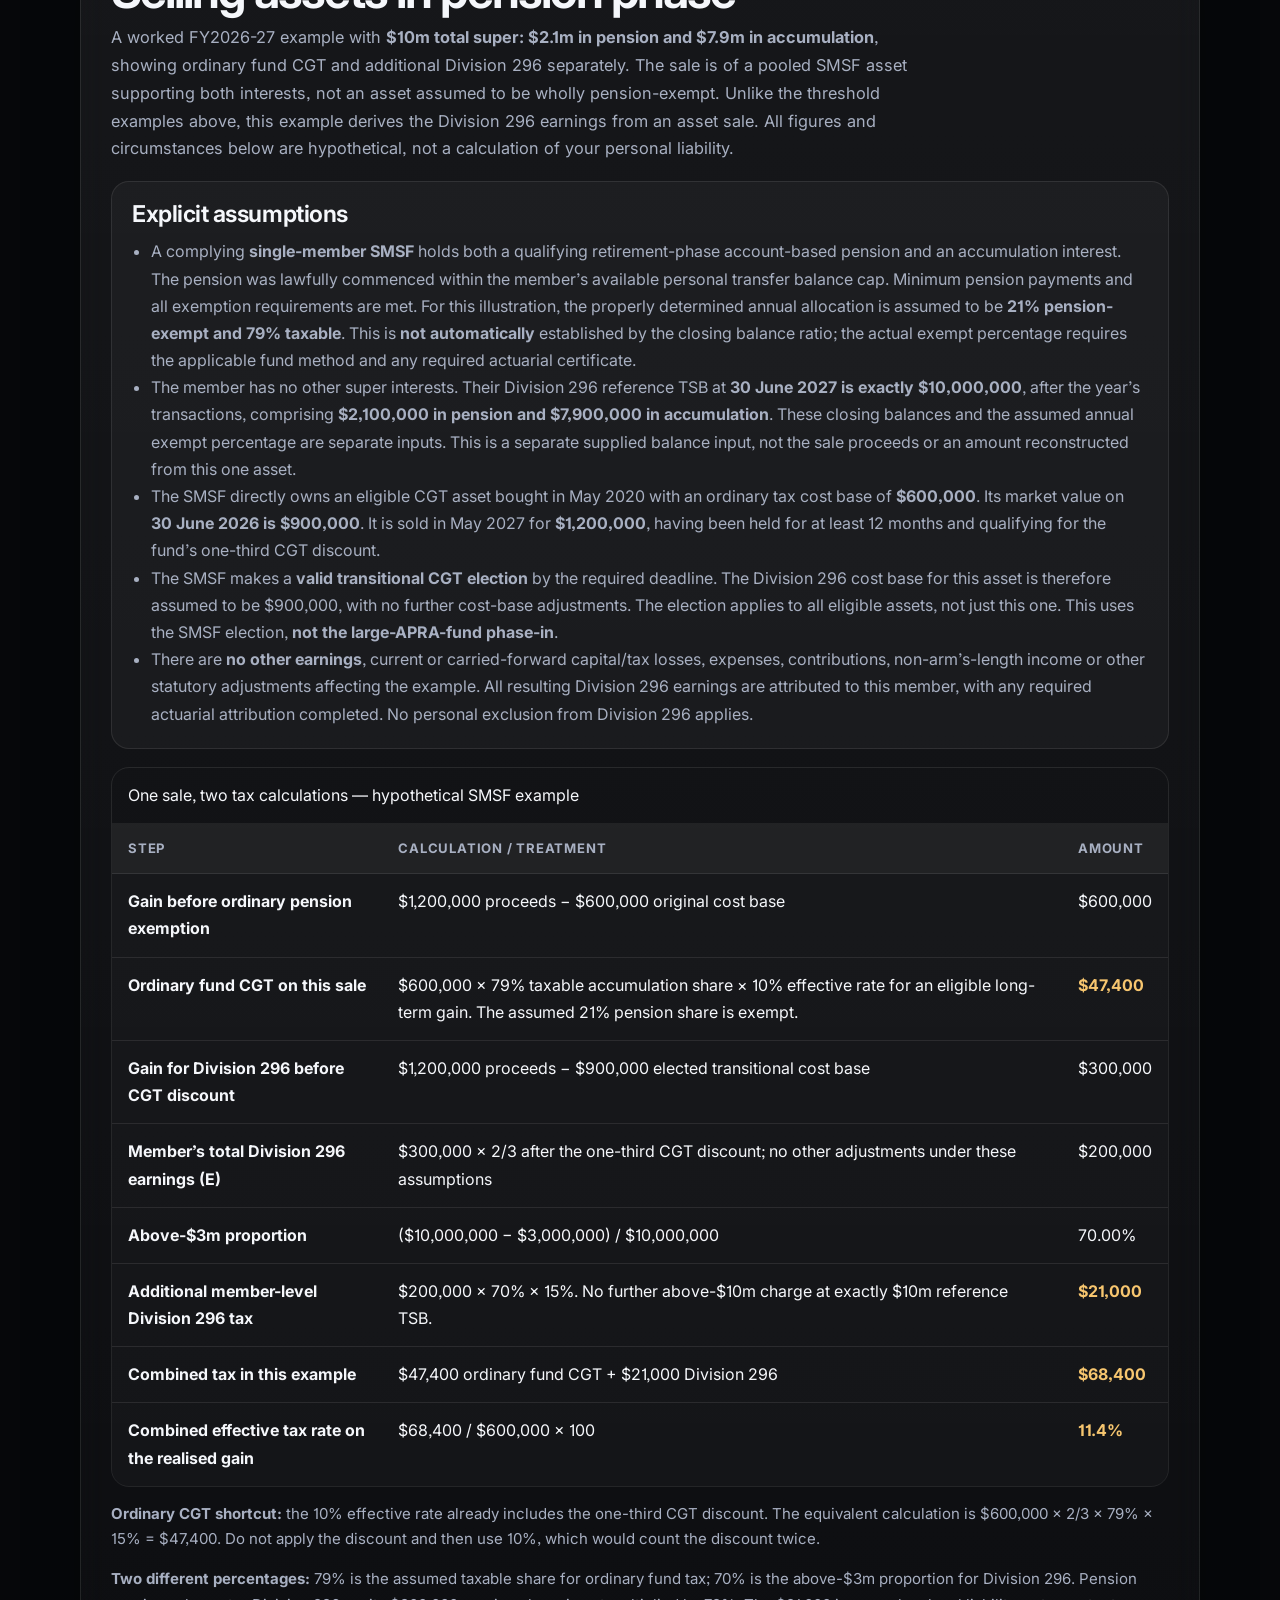
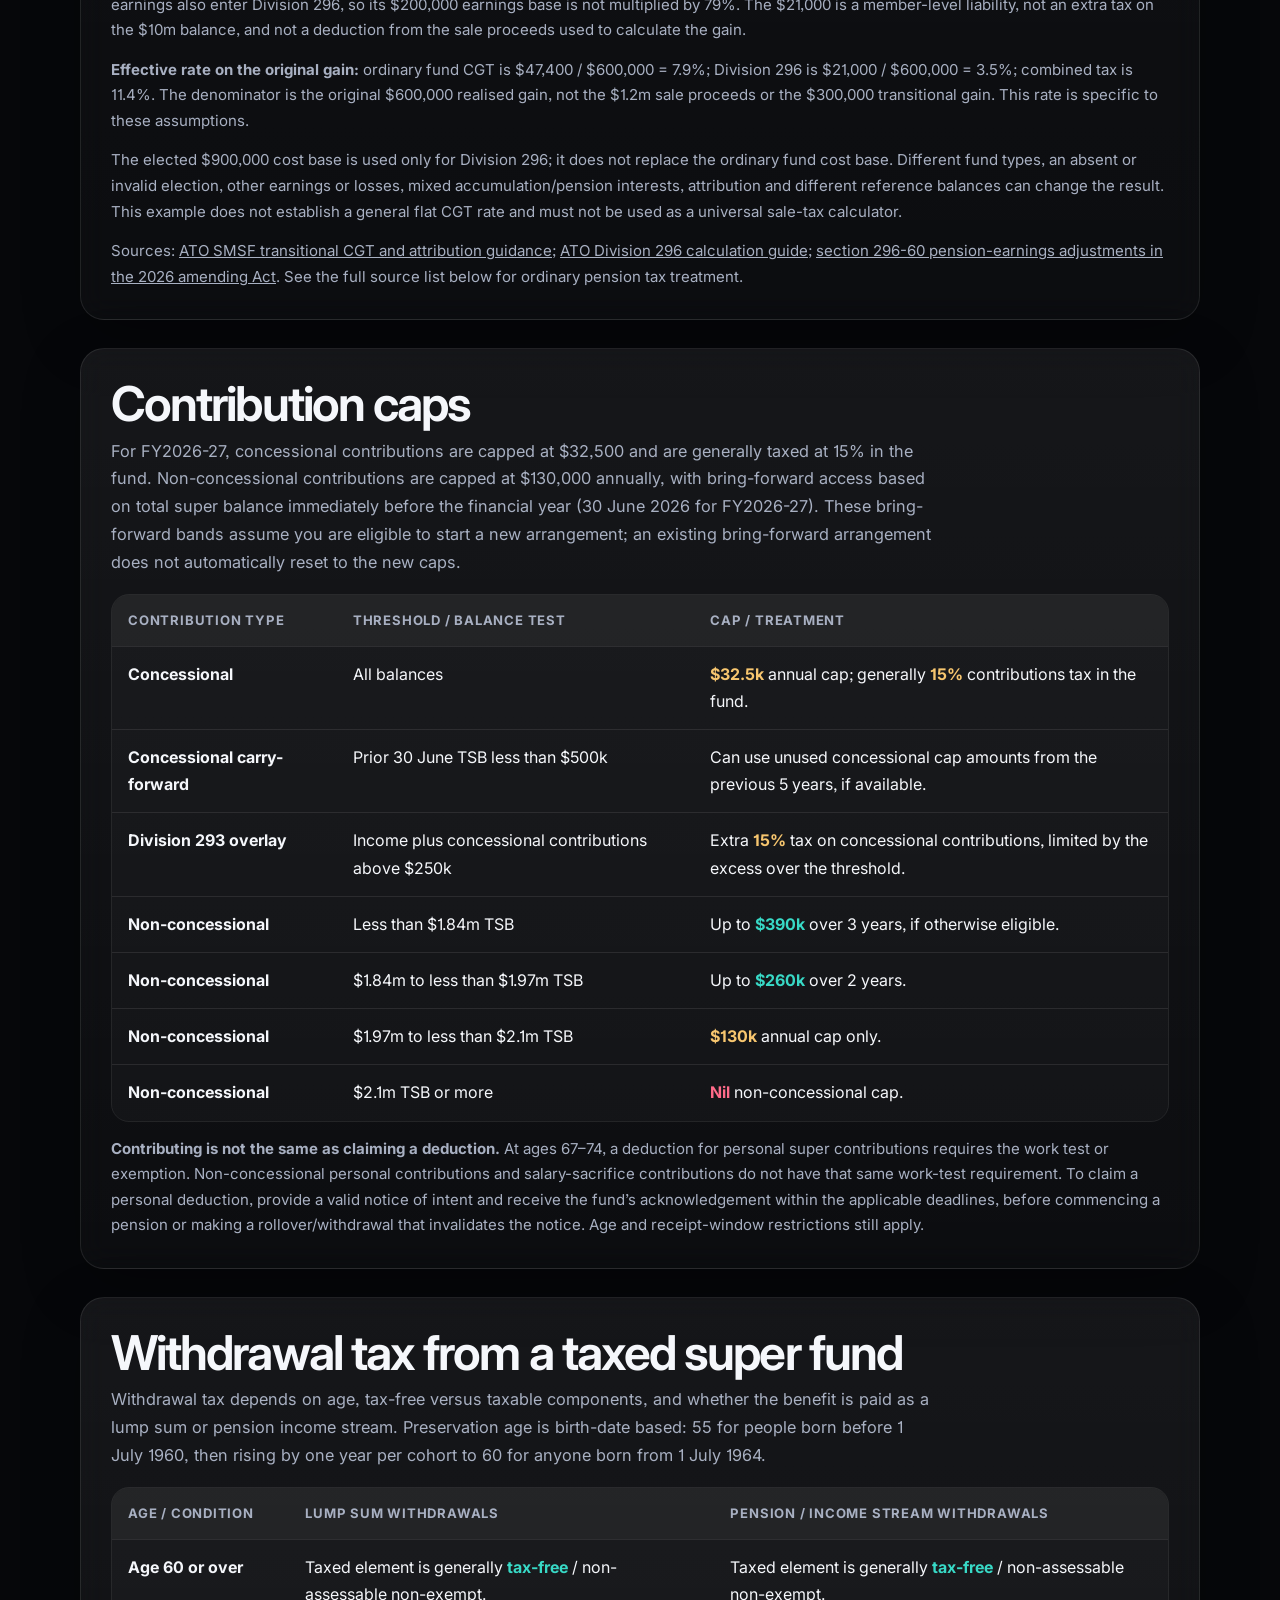
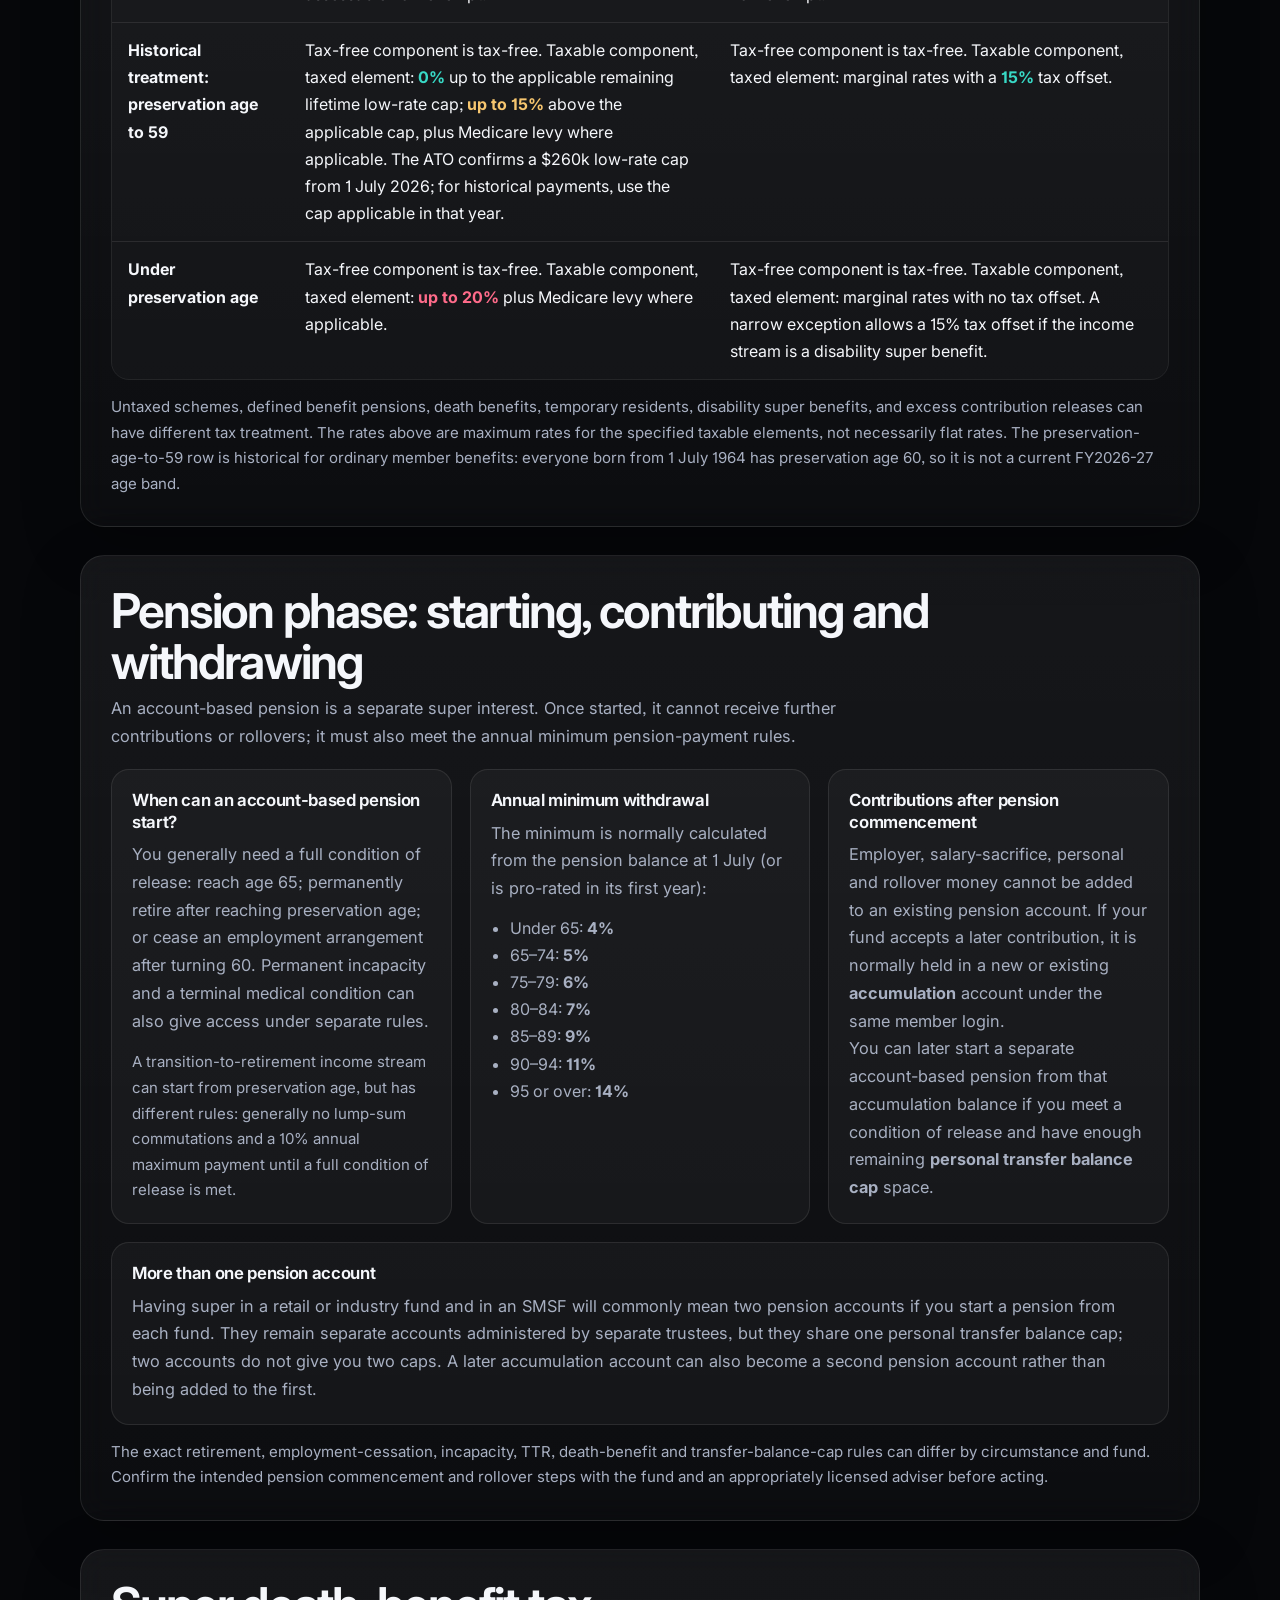
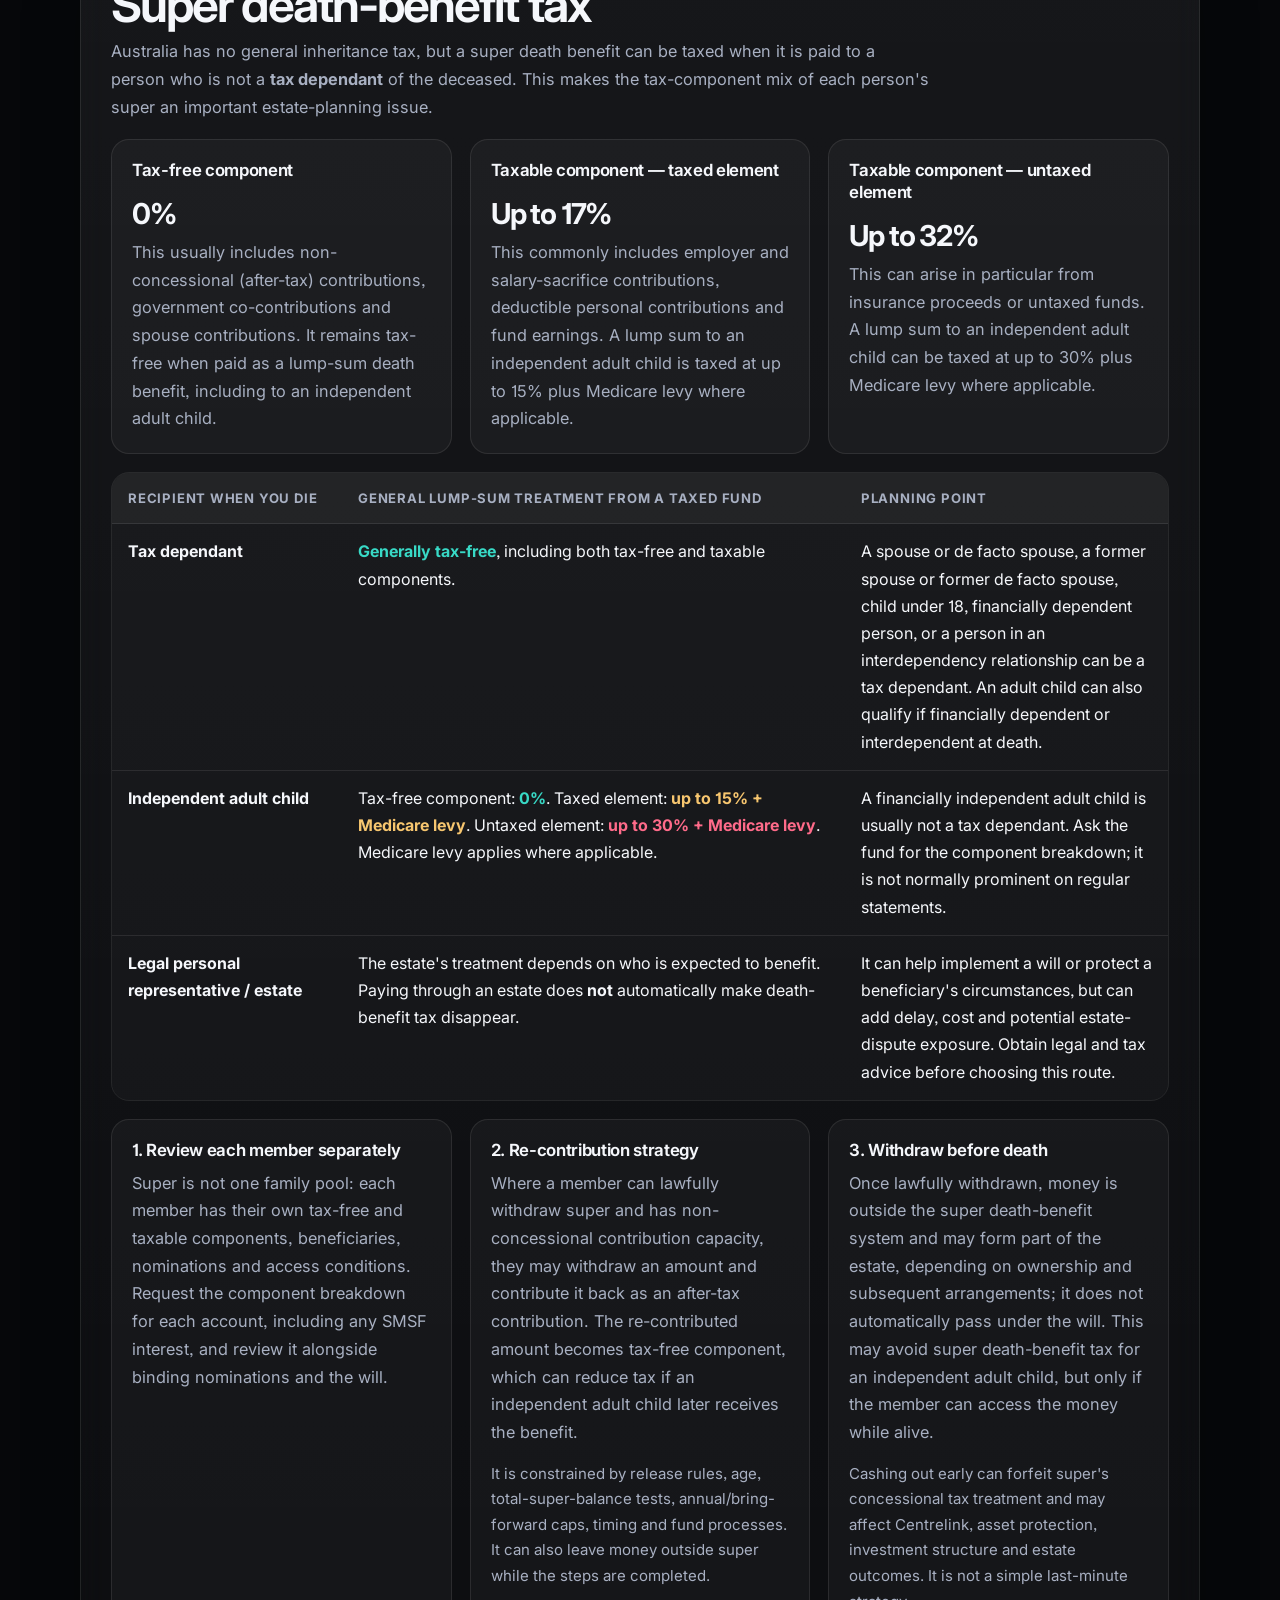
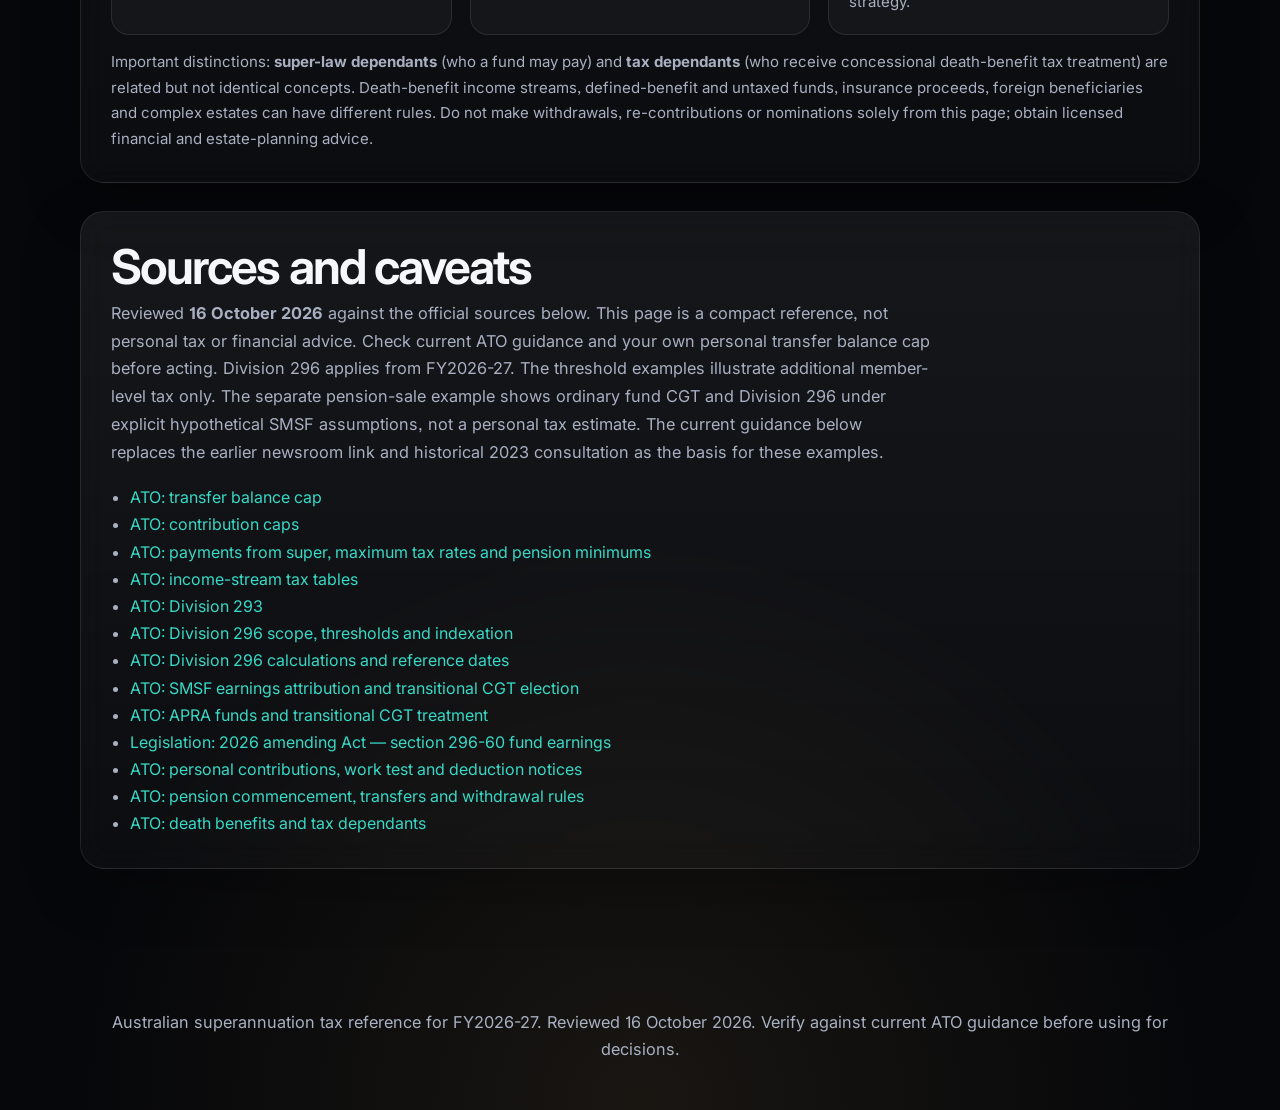
<file: super.html>
<!DOCTYPE html>
<html lang="en">
<head>
  <meta charset="utf-8">
  <meta name="viewport" content="width=device-width, initial-scale=1.0">
  <meta name="description" content="Australian superannuation tax brackets for accumulation and pension phases">
  <title>Australian Super Tax Brackets</title>
  <link rel="icon" href="favicon.ico">
  <link rel="preconnect" href="https://fonts.googleapis.com">
  <link rel="preconnect" href="https://fonts.gstatic.com" crossorigin>
  <link href="https://fonts.googleapis.com/css2?family=Inter:wght@300;400;500;600;700&family=JetBrains+Mono:wght@400;500;600&display=swap" rel="stylesheet">
  <style>
    :root {
      --bg: #06070a;
      --surface: rgba(255, 255, 255, 0.045);
      --surface-strong: rgba(255, 255, 255, 0.075);
      --border: rgba(255, 255, 255, 0.09);
      --border-strong: rgba(255, 255, 255, 0.16);
      --text: #f5f7fb;
      --muted: #a8b0c2;
      --subtle: #697184;
      --accent: #7c83ff;
      --accent-2: #38d9c6;
      --accent-3: #f7c66f;
      --danger: #ff6b8a;
      --success: #38d9c6;
      --shadow: 0 24px 80px rgba(0, 0, 0, 0.38);
      --radius: 24px;
      --max-width: 1120px;
      --transition: 180ms ease;
    }

    * { margin: 0; padding: 0; box-sizing: border-box; }
    html { scroll-behavior: smooth; }
    body {
      min-height: 100vh;
      font-family: 'Inter', system-ui, -apple-system, BlinkMacSystemFont, 'Segoe UI', sans-serif;
      color: var(--text);
      line-height: 1.7;
      background:
        radial-gradient(circle at top left, rgba(56, 217, 198, 0.18), transparent 34rem),
        radial-gradient(circle at 85% 12%, rgba(124, 131, 255, 0.13), transparent 28rem),
        radial-gradient(circle at 50% 100%, rgba(247, 198, 111, 0.08), transparent 36rem),
        var(--bg);
      overflow-x: hidden;
      font-feature-settings: "cv01", "ss03";
    }
    body::before {
      content: '';
      position: fixed;
      inset: 0;
      pointer-events: none;
      background-image:
        linear-gradient(rgba(255, 255, 255, 0.025) 1px, transparent 1px),
        linear-gradient(90deg, rgba(255, 255, 255, 0.025) 1px, transparent 1px);
      background-size: 64px 64px;
      mask-image: linear-gradient(to bottom, rgba(0, 0, 0, 0.75), transparent 72%);
      z-index: -1;
    }
    a { color: inherit; }
    h1, h2, h3 { color: var(--text); letter-spacing: -0.04em; line-height: 1.05; }
    h1 { font-size: clamp(3.2rem, 8vw, 6.8rem); font-weight: 700; margin: 0; }
    h2 { font-size: clamp(1.75rem, 4vw, 3rem); font-weight: 650; }
    h3 { font-size: clamp(1.15rem, 3vw, 1.45rem); font-weight: 650; letter-spacing: -0.02em; }
    p { color: var(--muted); font-size: 1.02rem; }

    .site-header { position: sticky; top: 0; z-index: 10; backdrop-filter: blur(18px); background: rgba(6, 7, 10, 0.72); border-bottom: 1px solid var(--border); }
    .nav { width: min(var(--max-width), calc(100% - 32px)); margin: 0 auto; min-height: 72px; display: flex; align-items: center; justify-content: space-between; gap: 24px; flex-wrap: wrap; }
    .brand { display: inline-flex; align-items: center; gap: 12px; text-decoration: none; font-weight: 700; letter-spacing: -0.03em; }
    .brand-mark { width: 38px; height: 38px; display: grid; place-items: center; border-radius: 12px; background: linear-gradient(135deg, rgba(56, 217, 198, 0.95), rgba(124, 131, 255, 0.9)); color: #05060a; box-shadow: 0 14px 38px rgba(56, 217, 198, 0.22); }
    .nav-links { display: flex; align-items: center; justify-content: flex-end; gap: 8px; flex-wrap: wrap; }
    .nav-links a { color: var(--muted); text-decoration: none; font-size: 0.94rem; font-weight: 600; padding: 9px 13px; border: 1px solid transparent; border-radius: 999px; transition: color var(--transition), background var(--transition), border-color var(--transition), transform var(--transition); }
    .nav-links a:hover, .nav-links a:focus-visible { color: var(--text); background: var(--surface); border-color: var(--border); outline: none; }
    .nav-links .nav-cta { color: #090b11; background: linear-gradient(135deg, var(--accent-2), var(--accent)); border-color: transparent; box-shadow: 0 10px 28px rgba(56, 217, 198, 0.22); }

    .hero-wrap, main, footer { width: min(var(--max-width), calc(100% - 32px)); margin: 0 auto; }
    .hero-wrap { padding: 72px 0 34px; }
    .hero { position: relative; overflow: hidden; display: grid; grid-template-columns: minmax(0, 1.5fr) minmax(280px, 0.9fr); gap: 28px; align-items: stretch; padding: clamp(34px, 6vw, 64px); border: 1px solid var(--border); border-radius: calc(var(--radius) + 10px); background: linear-gradient(180deg, rgba(255, 255, 255, 0.075), rgba(255, 255, 255, 0.03)); box-shadow: var(--shadow); }
    .hero::before, .hero::after { content: ''; position: absolute; border-radius: 999px; filter: blur(12px); opacity: 0.8; pointer-events: none; }
    .hero::before { width: 320px; height: 320px; top: -160px; right: -120px; background: rgba(56, 217, 198, 0.22); }
    .hero::after { width: 260px; height: 260px; left: -120px; bottom: -140px; background: rgba(124, 131, 255, 0.17); }
    .hero > * { position: relative; z-index: 1; }
    .subtitle { max-width: 760px; font-size: 1.08rem; margin-top: 22px; }
    main { padding: 18px 0 82px; }
    section { margin: 28px 0; }

    .card { border: 1px solid var(--border); background: linear-gradient(180deg, rgba(255, 255, 255, 0.065), rgba(255, 255, 255, 0.026)); box-shadow: 0 18px 60px rgba(0, 0, 0, 0.24); backdrop-filter: blur(14px); border-radius: var(--radius); }
    .section-card { padding: clamp(18px, 3vw, 30px); }
    .summary-card { padding: 24px; display: grid; gap: 14px; align-content: center; }
    .summary-item { display: flex; justify-content: space-between; gap: 16px; border-bottom: 1px solid var(--border); padding-bottom: 12px; }
    .summary-item:last-of-type { border-bottom: 0; padding-bottom: 0; }
    .summary-note { margin: 0; color: var(--muted); font-size: 0.78rem; line-height: 1.45; }
    .label, .note, .source-list, .tag { color: var(--muted); }
    .value { font-weight: 700; color: var(--text); text-align: right; }
    .tag-row { display: flex; flex-wrap: wrap; gap: 10px; margin-top: 24px; }
    .tag { display: inline-flex; align-items: center; border: 1px solid var(--border); border-radius: 999px; padding: 7px 11px; background: rgba(255,255,255,0.04); font-size: 0.86rem; font-weight: 600; }

    .section-heading { display: flex; align-items: end; justify-content: space-between; gap: 18px; margin-bottom: 18px; }
    .section-heading p { margin-top: 8px; max-width: 820px; }
    .grid { display: grid; grid-template-columns: repeat(3, minmax(0, 1fr)); gap: 18px; }
    .mini-card { padding: 20px; border-radius: 18px; border: 1px solid var(--border); background: rgba(255,255,255,0.035); }
    .mini-card > .small:first-child { display: block; margin: 0 0 8px; color: var(--text); font-size: 1.05rem; font-weight: 650; letter-spacing: -0.02em; line-height: 1.3; }
    .mini-card .big { display: block; margin-top: 8px; font-size: 1.8rem; font-weight: 700; color: var(--text); letter-spacing: -0.04em; }
    .mini-card .small { color: var(--muted); font-size: 0.92rem; }

    .table-wrap { overflow-x: auto; border: 1px solid var(--border); border-radius: 18px; }
    table { width: 100%; border-collapse: collapse; min-width: 900px; background: rgba(255, 255, 255, 0.025); color: var(--text); }
    th, td { padding: 14px 16px; border-bottom: 1px solid var(--border); vertical-align: top; }
    th { color: var(--muted); font-size: 0.82rem; text-transform: uppercase; letter-spacing: 0.06em; background: rgba(255, 255, 255, 0.045); font-weight: 700; text-align: left; white-space: nowrap; }
    tr:last-child td { border-bottom: 0; }
    td:first-child { font-weight: 700; color: var(--text); }
    .nowrap { white-space: nowrap; }
    .positive { color: var(--success); font-weight: 700; }
    .warning { color: var(--accent-3); font-weight: 700; }
    .danger { color: var(--danger); font-weight: 700; }
    .source-list { padding-left: 1.2rem; margin-top: 12px; }
    .source-list a { color: var(--accent-2); text-decoration: none; }
    .source-list a:hover { text-decoration: underline; }
    .note { margin-top: 14px; font-size: 0.94rem; }
    footer { padding: 30px 0 46px; color: var(--muted); font-size: 0.9rem; text-align: center; }

    @media (max-width: 820px) {
      .nav { align-items: flex-start; flex-direction: column; padding: 14px 0; }
      .hero { grid-template-columns: 1fr; }
      .section-heading { align-items: flex-start; flex-direction: column; }
      .grid { grid-template-columns: 1fr; }
    }
  </style>
</head>
<body>
  <header class="site-header">
    <nav class="nav" aria-label="Site navigation">
      <a class="brand" href="index.html" aria-label="Allan Mak home"><span class="brand-mark" aria-hidden="true">AM</span><span>Allan Mak</span></a>
      <div class="nav-links">
        <a href="index.html">Home</a><a href="chiara.html">Chiara</a><a href="cooper.html">Cooper</a><a href="btc.html">BTC</a><a href="btci.html">BTCI</a><a href="etf.html">ETFs</a><a href="gold.html">Gold</a><a href="super.html">Super</a><a href="cgt.html">CGT</a><a href="dashboard.html">Dashboard</a>
      </div>
    </nav>
  </header>

  <header class="hero-wrap">
    <div class="hero">
      <div>
        <h1>Australian Super</h1>
        <p class="subtitle">A practical reference for accumulation phase, retirement/pension phase, transfer balance cap limits, Division 296 high-balance thresholds, long-term capital gains treatment, and withdrawal taxes for ordinary taxed super funds.</p>
        <div class="tag-row" aria-label="Scope tags">
          <span class="tag">FY2026-27 thresholds</span>
          <span class="tag">Division 296 from 2026-27</span>
          <span class="tag">Taxed funds / SMSFs</span>
          <span class="tag">Accumulation vs pension</span>
          <span class="tag">Not personal advice</span>
        </div>
      </div>

      <aside class="card summary-card" aria-label="Key FY2026-27 super thresholds">
        <div class="summary-item"><span class="label">General transfer balance cap</span><span class="value">$2.1m</span></div>
        <div class="summary-item"><span class="label">NCC annual cap</span><span class="value">$130k</span></div>
        <div class="summary-item"><span class="label">Max personal / voluntary CC age</span><span class="value">74*</span></div>
        <div class="summary-item"><span class="label">Max NCC age</span><span class="value">74*</span></div>
        <div class="summary-item"><span class="label">Max NCC bring-forward</span><span class="value">$390k</span></div>
        <div class="summary-item"><span class="label">Low-rate lump sum cap (from July 2026)</span><span class="value">$260k</span></div>
        <div class="summary-item"><span class="label">Division 293 threshold</span><span class="value">$250k</span></div>
        <div class="summary-item"><span class="label">Division 296 LSBT from 2026-27</span><span class="value">$3.0m</span></div>
        <div class="summary-item"><span class="label">Division 296 VLSBT from 2026-27</span><span class="value">$10.0m</span></div>
        <p class="summary-note">* Fund must receive personal/voluntary CCs and NCCs within 28 days after the end of the month you turn 75. Mandated employer CCs have no maximum age. Deductible personal contributions at ages 67–74 require the work test or exemption; acceptance of a contribution does not itself establish deductibility.</p>
      </aside>
    </div>
  </header>

  <main>
    <section class="card section-card">
      <div class="section-heading">
        <div>
          <h2>Fast summary</h2>
          <p>The big distinction is phase: ordinary income and capital gains in accumulation are concessionally taxed, while earnings on assets supporting a qualifying retirement-phase pension are generally exempt from ordinary fund tax. The personal transfer balance cap limits transfers into retirement phase, not subsequent investment growth. The FY2026-27 general cap is $2.1m, but an existing pension holder’s personal cap may be lower. Division 296 is a separate member-level tax.</p>
        </div>
      </div>
      <div class="grid">
        <div class="mini-card">
          <span class="small">Accumulation ordinary income</span>
          <span class="big">15%</span>
          <p class="small">Interest, dividends, distributions, and rent while saving for retirement.</p>
        </div>
        <div class="mini-card">
          <span class="small">Accumulation long-term CGT</span>
          <span class="big">10%</span>
          <p class="small">Effective rate after the super fund 1/3 CGT discount.</p>
        </div>
        <div class="mini-card">
          <span class="small">Pension ordinary income</span>
          <span class="big">0%</span>
          <p class="small">Ordinary fund tax on assets supporting a qualifying retirement-phase pension; Division 296 is separate.</p>
        </div>
      </div>
      <p class="note">Division 296 adds extra tax for high total super balances from 2026-27: 15% on earnings attributable to TSB above $3m, plus an additional 10% on earnings attributable to TSB above $10m.</p>
    </section>

    <section class="card section-card" id="tax-on-super">
      <div class="section-heading">
        <div>
          <h2>Tax on super</h2>
          <p>There are two separate layers: ordinary fund tax depends on the account phase; additional Division 296 tax depends on total super balance. These taxes apply to income and realised capital gains, subject to the relevant exemptions and adjustments—not to the super balance itself. For Division 296, total super balance determines what proportion of the statutory earnings base is subject to additional tax.</p>
        </div>
      </div>
      <h3>1. Ordinary fund tax: depends on the account phase</h3>
      <p class="note">These rates apply to earnings, not your super balance. Accumulation tax applies regardless of whether your total super is below $2.1m, between $2.1m and $3m, or above $3m.</p>
      <div class="table-wrap" style="margin-top:18px">
        <table>
          <thead>
            <tr><th scope="col">Account phase</th><th scope="col">Ordinary taxable income</th><th scope="col">Eligible long-term capital gains</th></tr>
          </thead>
          <tbody>
            <tr>
              <td>Accumulation earnings — at any total super balance</td>
              <td>Generally <span class="warning">15%</span> fund tax</td>
              <td>Generally <span class="warning">10%</span> effective fund tax after the one-third CGT discount for assets held at least 12 months</td>
            </tr>
            <tr>
              <td>Qualifying retirement-phase pension earnings</td>
              <td>Generally <span class="positive">0%</span> ordinary fund tax</td>
              <td>Generally <span class="positive">0%</span> ordinary fund tax</td>
            </tr>
          </tbody>
        </table>
      </div>
      <p class="note">Ordinary income includes interest, dividends, distributions and rent. Shorter-held capital gains do not receive the one-third discount. Deductions, losses and tax offsets can affect the result; special rules such as non-arm’s-length income are outside this ordinary-tax summary.</p>
      <p class="note"><strong>The $2.1m general transfer balance cap is not a tax-free balance band.</strong> It limits transfers into retirement phase in FY2026-27. Your personal cap may be lower, and subsequent investment growth can take a pension balance above the cap without automatically moving the excess into accumulation.</p>

      <h3 style="margin-top:28px">2. Additional Division 296 tax: depends on total super balance</h3>
      <p class="note">This is a separate member-level tax, additional to ordinary fund tax. It uses total super across accumulation and pension interests and applies to a calculated proportion of statutory Division 296 earnings. Ordinary accumulation tax continues to apply above the Division 296 thresholds.</p>
      <div class="table-wrap" style="margin-top:18px">
        <table>
          <thead>
            <tr><th scope="col">Reference TSB — FY2026-27</th><th scope="col">Additional Division 296 treatment</th></tr>
          </thead>
          <tbody>
            <tr>
              <td>$3m or less</td>
              <td><span class="positive">No Division 296 tax.</span> Ordinary fund tax can still apply to accumulation earnings.</td>
            </tr>
            <tr>
              <td>Above $3m (including balances above $10m)</td>
              <td><span class="warning">15%</span> additional tax on the proportion of Division 296 earnings attributable to the balance above $3m.</td>
            </tr>
            <tr>
              <td>Above $10m</td>
              <td>The above-$3m charge still applies, <strong>plus another <span class="danger">10%</span></strong> on the proportion of Division 296 earnings attributable to the balance above $10m.</td>
            </tr>
          </tbody>
        </table>
      </div>
      <p class="note">For FY2026-27, <strong>reference TSB</strong> means the Division 296 total super balance at <strong>30 June 2027</strong>, excluding LRBA amounts. These thresholds are subject to future indexation. The rates apply to the adjusted statutory earnings base, not directly to gross capital gains or sale proceeds. Specific exemptions can apply. See the <a href="#division-296-modelling">worked examples and balance-date rules</a> for the calculation and treatment in later years.</p>
      <div class="mini-card" style="margin-top:18px">
        <p><strong>Accumulation tax does not start at $2.1m or stop at $3m.</strong> Pension tax treatment depends on the phase; Division 296 is a separate additional tax for high total balances.</p>
      </div>
    </section>

    <section class="card section-card" id="division-296-modelling">
      <div class="section-heading">
        <div>
          <h2>Modelling: Division 296 worked examples</h2>
          <p>These examples isolate the additional member-level Division 296 tax. They assume <strong>$100,000 of total super earnings for Division 296 purposes</strong> in each case, already calculated and attributed across the member’s funds and interests after statutory adjustments. This is an illustrative input, not an assumed investment return, sale price or capital gain, and it does not exclude pension earnings.</p>
        </div>
      </div>
      <div class="mini-card">
        <h3>Balance thresholds and earnings are separate inputs</h3>
        <p><strong>B</strong> is the Division 296 reference total super balance; <strong>E</strong> is the member’s total super earnings for Division 296 purposes, before the threshold proportions are applied. For these positive-earnings examples:</p>
        <ul class="source-list">
          <li>Above-$3m percentage = max(0, (B − $3m) / B × 100), rounded to two decimal places.</li>
          <li>Above-$10m percentage = max(0, (B − $10m) / B × 100), rounded to two decimal places.</li>
          <li>Additional tax = E × above-$3m percentage × 15% + E × above-$10m percentage × 10% (use percentages as fractions in multiplication).</li>
        </ul>
        <p class="note">For FY2026-27, B is the TSB at <strong>30 June 2027</strong>. From FY2027-28, B is generally the <strong>greater of opening and closing TSB</strong>. Division 296 excludes LRBA amounts from this balance calculation. The $3m and $10m thresholds are indexed in $150,000 and $500,000 increments respectively in line with CPI; use the applicable year’s thresholds. Specific exclusions and death-year rules can alter liability.</p>
      </div>
      <div class="table-wrap" style="margin-top:18px">
        <table>
          <caption style="text-align:left;padding:14px 16px">FY2026-27 examples: additional Division 296 tax only, not combined fund and member tax</caption>
          <thead>
            <tr><th>Reference TSB (B)</th><th>Division 296 earnings (E)</th><th>Above-threshold proportions</th><th>Additional tax calculation</th><th>Division 296 tax</th></tr>
          </thead>
          <tbody>
            <tr data-reference-tsb="3000000" data-earnings="100000" data-tax="0">
              <td>$3.0m</td><td>$100,000</td><td>Above $3m: 0.00%<br>Above $10m: 0.00%</td>
              <td>No Division 296 at exactly $3m reference TSB.</td><td><span class="positive">$0</span></td>
            </tr>
            <tr data-reference-tsb="10000000" data-earnings="100000" data-tax="10500">
              <td>$10.0m</td><td>$100,000</td><td>Above $3m: 70.00%<br>Above $10m: 0.00%</td>
              <td>$100,000 × 70% × 15%</td><td><span class="warning">$10,500</span></td>
            </tr>
            <tr data-reference-tsb="20000000" data-earnings="100000" data-tax="17750">
              <td>$20.0m</td><td>$100,000</td><td>Above $3m: 85.00%<br>Above $10m: 50.00%</td>
              <td>($100,000 × 85% × 15%) + ($100,000 × 50% × 10%)</td><td><span class="danger">$17,750</span></td>
            </tr>
          </tbody>
        </table>
      </div>
      <p class="note">These are not estimates of total tax on selling a portfolio. Ordinary fund tax is separate. Actual realised gains depend on sale proceeds and cost base, not TSB; the pension/accumulation allocation, losses, expenses and applicable CGT adjustments must also be established. A $2.1m general transfer cap does not imply that the current pension balance is $2.1m. No pension balance or ordinary fund-tax amount is inferred in these examples.</p>
      <div class="mini-card" style="margin-top:18px">
        <h3>Why pension earnings are not simply excluded</h3>
        <p>Division 296 fund earnings are an adjusted tax measure, not merely the fund’s taxable accumulation income. Section 296-60 adds <strong>net exempt current pension income</strong> and adjusts the treatment of pension-asset capital gains. Funds calculate and attribute relevant earnings to members; the ATO combines those amounts before applying the balance proportions. The 15% and 10% additional rates in the table above apply to that statutory earnings base, not directly to undiscounted sale proceeds or gross capital gains.</p>
      </div>
      <div class="mini-card" style="margin-top:18px">
        <h3>Transitional CGT adjustments: fund type matters</h3>
        <ul class="source-list">
          <li><strong>SMSFs and small APRA funds:</strong> an election can use <strong>30 June 2026 market value</strong> for the first element of eligible assets’ cost bases/reduced cost bases for Division 296 purposes, with other pre-existing elements reset to nil. The election applies to all eligible CGT assets held at that date, must be made by the due date of the fund’s FY2026-27 annual return, and cannot be revoked. Direct ownership and limited look-through rules apply.</li>
          <li><strong>Large APRA funds:</strong> net capital gains are multiplied by <strong>0.2, 0.4, 0.6 and 0.8</strong> for FY2026-27, FY2027-28, FY2028-29 and FY2029-30 respectively when working out Division 296 earnings. No further phase-in adjustment applies after FY2029-30.</li>
          <li>These adjustments are for <strong>Division 296 only</strong>, not a reset of ordinary fund CGT. The $100,000 earnings input above is assumed to be the final attributed amount <strong>after</strong> any applicable adjustment; do not apply the CGT discount or phase-in multiplier to it again.</li>
        </ul>
        <p class="note">See the current ATO calculation guide, SMSF/APRA guidance and legislation linked below. An actual sale model needs fund-specific inputs and, where required, actuarial attribution; the examples deliberately do not substitute a guessed earnings base.</p>
      </div>
    </section>

    <section class="card section-card" id="pension-sale-example">
      <div class="section-heading">
        <div>
          <h2>Selling assets in pension phase</h2>
          <p>A worked FY2026-27 example with <strong>$10m total super: $2.1m in pension and $7.9m in accumulation</strong>, showing ordinary fund CGT and additional Division 296 separately. The sale is of a pooled SMSF asset supporting both interests, not an asset assumed to be wholly pension-exempt. Unlike the threshold examples above, this example derives the Division 296 earnings from an asset sale. All figures and circumstances below are hypothetical, not a calculation of your personal liability.</p>
        </div>
      </div>
      <div class="mini-card">
        <h3>Explicit assumptions</h3>
        <ul class="source-list">
          <li>A complying <strong>single-member SMSF</strong> holds both a qualifying retirement-phase account-based pension and an accumulation interest. The pension was lawfully commenced within the member’s available personal transfer balance cap. Minimum pension payments and all exemption requirements are met. For this illustration, the properly determined annual allocation is assumed to be <strong>21% pension-exempt and 79% taxable</strong>. This is <strong>not automatically</strong> established by the closing balance ratio; the actual exempt percentage requires the applicable fund method and any required actuarial certificate.</li>
          <li>The member has no other super interests. Their Division 296 reference TSB at <strong>30 June 2027 is exactly $10,000,000</strong>, after the year’s transactions, comprising <strong>$2,100,000 in pension and $7,900,000 in accumulation</strong>. These closing balances and the assumed annual exempt percentage are separate inputs. This is a separate supplied balance input, not the sale proceeds or an amount reconstructed from this one asset.</li>
          <li>The SMSF directly owns an eligible CGT asset bought in May 2020 with an ordinary tax cost base of <strong>$600,000</strong>. Its market value on <strong>30 June 2026 is $900,000</strong>. It is sold in May 2027 for <strong>$1,200,000</strong>, having been held for at least 12 months and qualifying for the fund’s one-third CGT discount.</li>
          <li>The SMSF makes a <strong>valid transitional CGT election</strong> by the required deadline. The Division 296 cost base for this asset is therefore assumed to be $900,000, with no further cost-base adjustments. The election applies to all eligible assets, not just this one. This uses the SMSF election, <strong>not the large-APRA-fund phase-in</strong>.</li>
          <li>There are <strong>no other earnings</strong>, current or carried-forward capital/tax losses, expenses, contributions, non-arm’s-length income or other statutory adjustments affecting the example. All resulting Division 296 earnings are attributed to this member, with any required actuarial attribution completed. No personal exclusion from Division 296 applies.</li>
        </ul>
      </div>
      <div class="table-wrap" style="margin-top:18px">
        <table>
          <caption style="text-align:left;padding:14px 16px">One sale, two tax calculations — hypothetical SMSF example</caption>
          <thead><tr><th scope="col">Step</th><th scope="col">Calculation / treatment</th><th scope="col">Amount</th></tr></thead>
          <tbody>
            <tr data-sale-step="ordinary-gain"><td>Gain before ordinary pension exemption</td><td>$1,200,000 proceeds − $600,000 original cost base</td><td>$600,000</td></tr>
            <tr data-sale-step="ordinary-tax"><td>Ordinary fund CGT on this sale</td><td>$600,000 × 79% taxable accumulation share × 10% effective rate for an eligible long-term gain. The assumed 21% pension share is exempt.</td><td><span class="warning">$47,400</span></td></tr>
            <tr data-sale-step="div296-gain"><td>Gain for Division 296 before CGT discount</td><td>$1,200,000 proceeds − $900,000 elected transitional cost base</td><td>$300,000</td></tr>
            <tr data-sale-step="div296-earnings"><td>Member’s total Division 296 earnings (E)</td><td>$300,000 × 2/3 after the one-third CGT discount; no other adjustments under these assumptions</td><td>$200,000</td></tr>
            <tr><td>Above-$3m proportion</td><td>($10,000,000 − $3,000,000) / $10,000,000</td><td>70.00%</td></tr>
            <tr data-sale-step="div296-tax"><td>Additional member-level Division 296 tax</td><td>$200,000 × 70% × 15%. No further above-$10m charge at exactly $10m reference TSB.</td><td><span class="warning">$21,000</span></td></tr>
            <tr data-sale-step="combined-tax"><td>Combined tax in this example</td><td>$47,400 ordinary fund CGT + $21,000 Division 296</td><td><span class="warning">$68,400</span></td></tr>
            <tr data-sale-step="effective-rate"><td>Combined effective tax rate on the realised gain</td><td>$68,400 / $600,000 × 100</td><td><span class="warning">11.4%</span></td></tr>
          </tbody>
        </table>
      </div>
      <p class="note"><strong>Ordinary CGT shortcut:</strong> the 10% effective rate already includes the one-third CGT discount. The equivalent calculation is $600,000 × 2/3 × 79% × 15% = $47,400. Do not apply the discount and then use 10%, which would count the discount twice.</p>
      <p class="note"><strong>Two different percentages:</strong> 79% is the assumed taxable share for ordinary fund tax; 70% is the above-$3m proportion for Division 296. Pension earnings also enter Division 296, so its $200,000 earnings base is not multiplied by 79%. The $21,000 is a member-level liability, not an extra tax on the $10m balance, and not a deduction from the sale proceeds used to calculate the gain.</p>
      <p class="note"><strong>Effective rate on the original gain:</strong> ordinary fund CGT is $47,400 / $600,000 = 7.9%; Division 296 is $21,000 / $600,000 = 3.5%; combined tax is 11.4%. The denominator is the original $600,000 realised gain, not the $1.2m sale proceeds or the $300,000 transitional gain. This rate is specific to these assumptions.</p>
      <p class="note">The elected $900,000 cost base is used only for Division 296; it does not replace the ordinary fund cost base. Different fund types, an absent or invalid election, other earnings or losses, mixed accumulation/pension interests, attribution and different reference balances can change the result. This example does not establish a general flat CGT rate and must not be used as a universal sale-tax calculator.</p>
      <p class="note">Sources: <a href="https://www.ato.gov.au/individuals-and-families/super-for-individuals-and-families/self-managed-super-funds-smsf/smsf-administration-and-reporting/about-division-296-tax-for-smsfs" rel="noopener" target="_blank">ATO SMSF transitional CGT and attribution guidance</a>; <a href="https://www.ato.gov.au/individuals-and-families/super-for-individuals-and-families/super/growing-and-keeping-track-of-your-super/caps-limits-and-tax-on-super-contributions/division-296-tax/how-division-296-tax-is-calculated" rel="noopener" target="_blank">ATO Division 296 calculation guide</a>; <a href="https://www.legislation.gov.au/C2026A00008/asmade/2026-03-13/text/original/epub/OEBPS/document_1/document_1.html" rel="noopener" target="_blank">section 296-60 pension-earnings adjustments in the 2026 amending Act</a>. See the full source list below for ordinary pension tax treatment.</p>
    </section>

    <section class="card section-card">
      <div class="section-heading">
        <div>
          <h2>Contribution caps</h2>
          <p>For FY2026-27, concessional contributions are capped at $32,500 and are generally taxed at 15% in the fund. Non-concessional contributions are capped at $130,000 annually, with bring-forward access based on total super balance immediately before the financial year (30 June 2026 for FY2026-27). These bring-forward bands assume you are eligible to start a new arrangement; an existing bring-forward arrangement does not automatically reset to the new caps.</p>
        </div>
      </div>
      <div class="table-wrap">
        <table>
          <thead>
            <tr>
              <th>Contribution type</th>
              <th>Threshold / balance test</th>
              <th>Cap / treatment</th>
            </tr>
          </thead>
          <tbody>
            <tr>
              <td>Concessional</td>
              <td>All balances</td>
              <td><span class="warning">$32.5k</span> annual cap; generally <span class="warning">15%</span> contributions tax in the fund.</td>
            </tr>
            <tr>
              <td>Concessional carry-forward</td>
              <td>Prior 30 June TSB less than $500k</td>
              <td>Can use unused concessional cap amounts from the previous 5 years, if available.</td>
            </tr>
            <tr>
              <td>Division 293 overlay</td>
              <td>Income plus concessional contributions above $250k</td>
              <td>Extra <span class="warning">15%</span> tax on concessional contributions, limited by the excess over the threshold.</td>
            </tr>
            <tr>
              <td>Non-concessional</td>
              <td>Less than $1.84m TSB</td>
              <td>Up to <span class="positive">$390k</span> over 3 years, if otherwise eligible.</td>
            </tr>
            <tr>
              <td>Non-concessional</td>
              <td>$1.84m to less than $1.97m TSB</td>
              <td>Up to <span class="positive">$260k</span> over 2 years.</td>
            </tr>
            <tr>
              <td>Non-concessional</td>
              <td>$1.97m to less than $2.1m TSB</td>
              <td><span class="warning">$130k</span> annual cap only.</td>
            </tr>
            <tr>
              <td>Non-concessional</td>
              <td>$2.1m TSB or more</td>
              <td><span class="danger">Nil</span> non-concessional cap.</td>
            </tr>
          </tbody>
        </table>
      </div>
      <p class="note"><strong>Contributing is not the same as claiming a deduction.</strong> At ages 67–74, a deduction for personal super contributions requires the work test or exemption. Non-concessional personal contributions and salary-sacrifice contributions do not have that same work-test requirement. To claim a personal deduction, provide a valid notice of intent and receive the fund’s acknowledgement within the applicable deadlines, before commencing a pension or making a rollover/withdrawal that invalidates the notice. Age and receipt-window restrictions still apply.</p>
    </section>

    <section class="card section-card">
      <div class="section-heading">
        <div>
          <h2>Withdrawal tax from a taxed super fund</h2>
          <p>Withdrawal tax depends on age, tax-free versus taxable components, and whether the benefit is paid as a lump sum or pension income stream. Preservation age is birth-date based: 55 for people born before 1 July 1960, then rising by one year per cohort to 60 for anyone born from 1 July 1964.</p>
        </div>
      </div>
      <div class="table-wrap">
        <table>
          <thead>
            <tr>
              <th>Age / condition</th>
              <th>Lump sum withdrawals</th>
              <th>Pension / income stream withdrawals</th>
            </tr>
          </thead>
          <tbody>
            <tr>
              <td>Age 60 or over</td>
              <td>Taxed element is generally <span class="positive">tax-free</span> / non-assessable non-exempt.</td>
              <td>Taxed element is generally <span class="positive">tax-free</span> / non-assessable non-exempt.</td>
            </tr>
            <tr>
              <td>Historical treatment: preservation age to 59</td>
              <td>Tax-free component is tax-free. Taxable component, taxed element: <span class="positive">0%</span> up to the applicable remaining lifetime low-rate cap; <span class="warning">up to 15%</span> above the applicable cap, plus Medicare levy where applicable. The ATO confirms a $260k low-rate cap from 1 July 2026; for historical payments, use the cap applicable in that year.</td>
              <td>Tax-free component is tax-free. Taxable component, taxed element: marginal rates with a <span class="positive">15%</span> tax offset.</td>
            </tr>
            <tr>
              <td>Under preservation age</td>
              <td>Tax-free component is tax-free. Taxable component, taxed element: <span class="danger">up to 20%</span> plus Medicare levy where applicable.</td>
              <td>Tax-free component is tax-free. Taxable component, taxed element: marginal rates with no tax offset. A narrow exception allows a 15% tax offset if the income stream is a disability super benefit.</td>
            </tr>
          </tbody>
        </table>
      </div>
      <p class="note">Untaxed schemes, defined benefit pensions, death benefits, temporary residents, disability super benefits, and excess contribution releases can have different tax treatment. The rates above are maximum rates for the specified taxable elements, not necessarily flat rates. The preservation-age-to-59 row is historical for ordinary member benefits: everyone born from 1 July 1964 has preservation age 60, so it is not a current FY2026-27 age band.</p>
    </section>

    <section class="card section-card">
      <div class="section-heading">
        <div>
          <h2>Pension phase: starting, contributing and withdrawing</h2>
          <p>An account-based pension is a separate super interest. Once started, it cannot receive further contributions or rollovers; it must also meet the annual minimum pension-payment rules.</p>
        </div>
      </div>
      <div class="grid">
        <div class="mini-card">
          <span class="small">When can an account-based pension start?</span>
          <p>You generally need a full condition of release: reach age 65; permanently retire after reaching preservation age; or cease an employment arrangement after turning 60. Permanent incapacity and a terminal medical condition can also give access under separate rules.</p>
          <p class="note">A transition-to-retirement income stream can start from preservation age, but has different rules: generally no lump-sum commutations and a 10% annual maximum payment until a full condition of release is met.</p>
        </div>
        <div class="mini-card">
          <span class="small">Annual minimum withdrawal</span>
          <p>The minimum is normally calculated from the pension balance at 1 July (or is pro-rated in its first year):</p>
          <ul class="source-list">
            <li>Under 65: <strong>4%</strong></li>
            <li>65–74: <strong>5%</strong></li>
            <li>75–79: <strong>6%</strong></li>
            <li>80–84: <strong>7%</strong></li>
            <li>85–89: <strong>9%</strong></li>
            <li>90–94: <strong>11%</strong></li>
            <li>95 or over: <strong>14%</strong></li>
          </ul>
        </div>
        <div class="mini-card">
          <span class="small">Contributions after pension commencement</span>
          <p>Employer, salary-sacrifice, personal and rollover money cannot be added to an existing pension account. If your fund accepts a later contribution, it is normally held in a new or existing <strong>accumulation</strong> account under the same member login.</p>
          <p>You can later start a separate account-based pension from that accumulation balance if you meet a condition of release and have enough remaining <strong>personal transfer balance cap</strong> space.</p>
        </div>
      </div>
      <div class="mini-card" style="margin-top:18px">
        <span class="small">More than one pension account</span>
        <p>Having super in a retail or industry fund and in an SMSF will commonly mean two pension accounts if you start a pension from each fund. They remain separate accounts administered by separate trustees, but they share one personal transfer balance cap; two accounts do not give you two caps. A later accumulation account can also become a second pension account rather than being added to the first.</p>
      </div>
      <p class="note">The exact retirement, employment-cessation, incapacity, TTR, death-benefit and transfer-balance-cap rules can differ by circumstance and fund. Confirm the intended pension commencement and rollover steps with the fund and an appropriately licensed adviser before acting.</p>
    </section>

    <section class="card section-card">
      <div class="section-heading">
        <div>
          <h2>Super death-benefit tax</h2>
          <p>Australia has no general inheritance tax, but a super death benefit can be taxed when it is paid to a person who is not a <strong>tax dependant</strong> of the deceased. This makes the tax-component mix of each person's super an important estate-planning issue.</p>
        </div>
      </div>

      <div class="grid">
        <div class="mini-card">
          <span class="small">Tax-free component</span>
          <span class="big positive">0%</span>
          <p>This usually includes non-concessional (after-tax) contributions, government co-contributions and spouse contributions. It remains tax-free when paid as a lump-sum death benefit, including to an independent adult child.</p>
        </div>
        <div class="mini-card">
          <span class="small">Taxable component — taxed element</span>
          <span class="big warning">Up to 17%</span>
          <p>This commonly includes employer and salary-sacrifice contributions, deductible personal contributions and fund earnings. A lump sum to an independent adult child is taxed at up to 15% plus Medicare levy where applicable.</p>
        </div>
        <div class="mini-card">
          <span class="small">Taxable component — untaxed element</span>
          <span class="big danger">Up to 32%</span>
          <p>This can arise in particular from insurance proceeds or untaxed funds. A lump sum to an independent adult child can be taxed at up to 30% plus Medicare levy where applicable.</p>
        </div>
      </div>

      <div class="table-wrap" style="margin-top:18px">
        <table>
          <thead>
            <tr>
              <th>Recipient when you die</th>
              <th>General lump-sum treatment from a taxed fund</th>
              <th>Planning point</th>
            </tr>
          </thead>
          <tbody>
            <tr>
              <td>Tax dependant</td>
              <td><span class="positive">Generally tax-free</span>, including both tax-free and taxable components.</td>
              <td>A spouse or de facto spouse, a former spouse or former de facto spouse, child under 18, financially dependent person, or a person in an interdependency relationship can be a tax dependant. An adult child can also qualify if financially dependent or interdependent at death.</td>
            </tr>
            <tr>
              <td>Independent adult child</td>
              <td>Tax-free component: <span class="positive">0%</span>. Taxed element: <span class="warning">up to 15% + Medicare levy</span>. Untaxed element: <span class="danger">up to 30% + Medicare levy</span>. Medicare levy applies where applicable.</td>
              <td>A financially independent adult child is usually not a tax dependant. Ask the fund for the component breakdown; it is not normally prominent on regular statements.</td>
            </tr>
            <tr>
              <td>Legal personal representative / estate</td>
              <td>The estate's treatment depends on who is expected to benefit. Paying through an estate does <strong>not</strong> automatically make death-benefit tax disappear.</td>
              <td>It can help implement a will or protect a beneficiary's circumstances, but can add delay, cost and potential estate-dispute exposure. Obtain legal and tax advice before choosing this route.</td>
            </tr>
          </tbody>
        </table>
      </div>

      <div class="grid" style="margin-top:18px">
        <div class="mini-card">
          <span class="small">1. Review each member separately</span>
          <p>Super is not one family pool: each member has their own tax-free and taxable components, beneficiaries, nominations and access conditions. Request the component breakdown for each account, including any SMSF interest, and review it alongside binding nominations and the will.</p>
        </div>
        <div class="mini-card">
          <span class="small">2. Re-contribution strategy</span>
          <p>Where a member can lawfully withdraw super and has non-concessional contribution capacity, they may withdraw an amount and contribute it back as an after-tax contribution. The re-contributed amount becomes tax-free component, which can reduce tax if an independent adult child later receives the benefit.</p>
          <p class="note">It is constrained by release rules, age, total-super-balance tests, annual/bring-forward caps, timing and fund processes. It can also leave money outside super while the steps are completed.</p>
        </div>
        <div class="mini-card">
          <span class="small">3. Withdraw before death</span>
          <p>Once lawfully withdrawn, money is outside the super death-benefit system and may form part of the estate, depending on ownership and subsequent arrangements; it does not automatically pass under the will. This may avoid super death-benefit tax for an independent adult child, but only if the member can access the money while alive.</p>
          <p class="note">Cashing out early can forfeit super's concessional tax treatment and may affect Centrelink, asset protection, investment structure and estate outcomes. It is not a simple last-minute strategy.</p>
        </div>
      </div>

      <p class="note">Important distinctions: <strong>super-law dependants</strong> (who a fund may pay) and <strong>tax dependants</strong> (who receive concessional death-benefit tax treatment) are related but not identical concepts. Death-benefit income streams, defined-benefit and untaxed funds, insurance proceeds, foreign beneficiaries and complex estates can have different rules. Do not make withdrawals, re-contributions or nominations solely from this page; obtain licensed financial and estate-planning advice.</p>
    </section>

    <section class="card section-card">
      <div class="section-heading">
        <div>
          <h2>Sources and caveats</h2>
          <p>Reviewed <strong>16 October 2026</strong> against the official sources below. This page is a compact reference, not personal tax or financial advice. Check current ATO guidance and your own personal transfer balance cap before acting. Division 296 applies from FY2026-27. The threshold examples illustrate additional member-level tax only. The separate pension-sale example shows ordinary fund CGT and Division 296 under explicit hypothetical SMSF assumptions, not a personal tax estimate. The current guidance below replaces the earlier newsroom link and historical 2023 consultation as the basis for these examples.</p>
        </div>
      </div>
      <ul class="source-list">
        <li><a href="https://www.ato.gov.au/tax-rates-and-codes/key-superannuation-rates-and-thresholds/transfer-balance-cap" rel="noopener" target="_blank">ATO: transfer balance cap</a></li>
        <li><a href="https://www.ato.gov.au/tax-rates-and-codes/key-superannuation-rates-and-thresholds/contributions-caps" rel="noopener" target="_blank">ATO: contribution caps</a></li>
        <li><a href="https://www.ato.gov.au/tax-rates-and-codes/key-superannuation-rates-and-thresholds/payments-from-super" rel="noopener" target="_blank">ATO: payments from super, maximum tax rates and pension minimums</a></li>
        <li><a href="https://www.ato.gov.au/tax-rates-and-codes/key-superannuation-rates-and-thresholds/super-income-stream-tax-tables" rel="noopener" target="_blank">ATO: income-stream tax tables</a></li>
        <li><a href="https://www.ato.gov.au/tax-rates-and-codes/key-superannuation-rates-and-thresholds/division-293-tax" rel="noopener" target="_blank">ATO: Division 293</a></li>
        <li><a href="https://www.ato.gov.au/individuals-and-families/super-for-individuals-and-families/super/growing-and-keeping-track-of-your-super/caps-limits-and-tax-on-super-contributions/division-296-tax/division-296-tax-on-large-super-balances" rel="noopener" target="_blank">ATO: Division 296 scope, thresholds and indexation</a></li>
        <li><a href="https://www.ato.gov.au/individuals-and-families/super-for-individuals-and-families/super/growing-and-keeping-track-of-your-super/caps-limits-and-tax-on-super-contributions/division-296-tax/how-division-296-tax-is-calculated" rel="noopener" target="_blank">ATO: Division 296 calculations and reference dates</a></li>
        <li><a href="https://www.ato.gov.au/individuals-and-families/super-for-individuals-and-families/self-managed-super-funds-smsf/smsf-administration-and-reporting/about-division-296-tax-for-smsfs" rel="noopener" target="_blank">ATO: SMSF earnings attribution and transitional CGT election</a></li>
        <li><a href="https://www.ato.gov.au/tax-and-super-professionals/for-superannuation-professionals/apra-regulated-funds/managing-member-benefits/taxation-of-member-super-benefits/about-division-296-tax-for-apra-funds" rel="noopener" target="_blank">ATO: APRA funds and transitional CGT treatment</a></li>
        <li><a href="https://www.legislation.gov.au/C2026A00008/asmade/2026-03-13/text/original/epub/OEBPS/document_1/document_1.html" rel="noopener" target="_blank">Legislation: 2026 amending Act — section 296-60 fund earnings</a></li>
        <li><a href="https://www.ato.gov.au/individuals-and-families/super-for-individuals-and-families/super/growing-and-keeping-track-of-your-super/how-to-save-more-in-your-super/personal-super-contributions" rel="noopener" target="_blank">ATO: personal contributions, work test and deduction notices</a></li>
        <li><a href="https://www.ato.gov.au/individuals-and-families/super-for-individuals-and-families/super/withdrawing-and-using-your-super/retirement-withdrawal-lump-sum-or-income-stream" rel="noopener" target="_blank">ATO: pension commencement, transfers and withdrawal rules</a></li>
        <li><a href="https://www.ato.gov.au/individuals-and-families/super-for-individuals-and-families/super/withdrawing-and-using-your-super/superannuation-death-benefits" rel="noopener" target="_blank">ATO: death benefits and tax dependants</a></li>
      </ul>
    </section>
  </main>

  <footer>
    <p>Australian superannuation tax reference for FY2026-27. Reviewed 16 October 2026. Verify against current ATO guidance before using for decisions.</p>
  </footer>
</body>
</html>
</file>
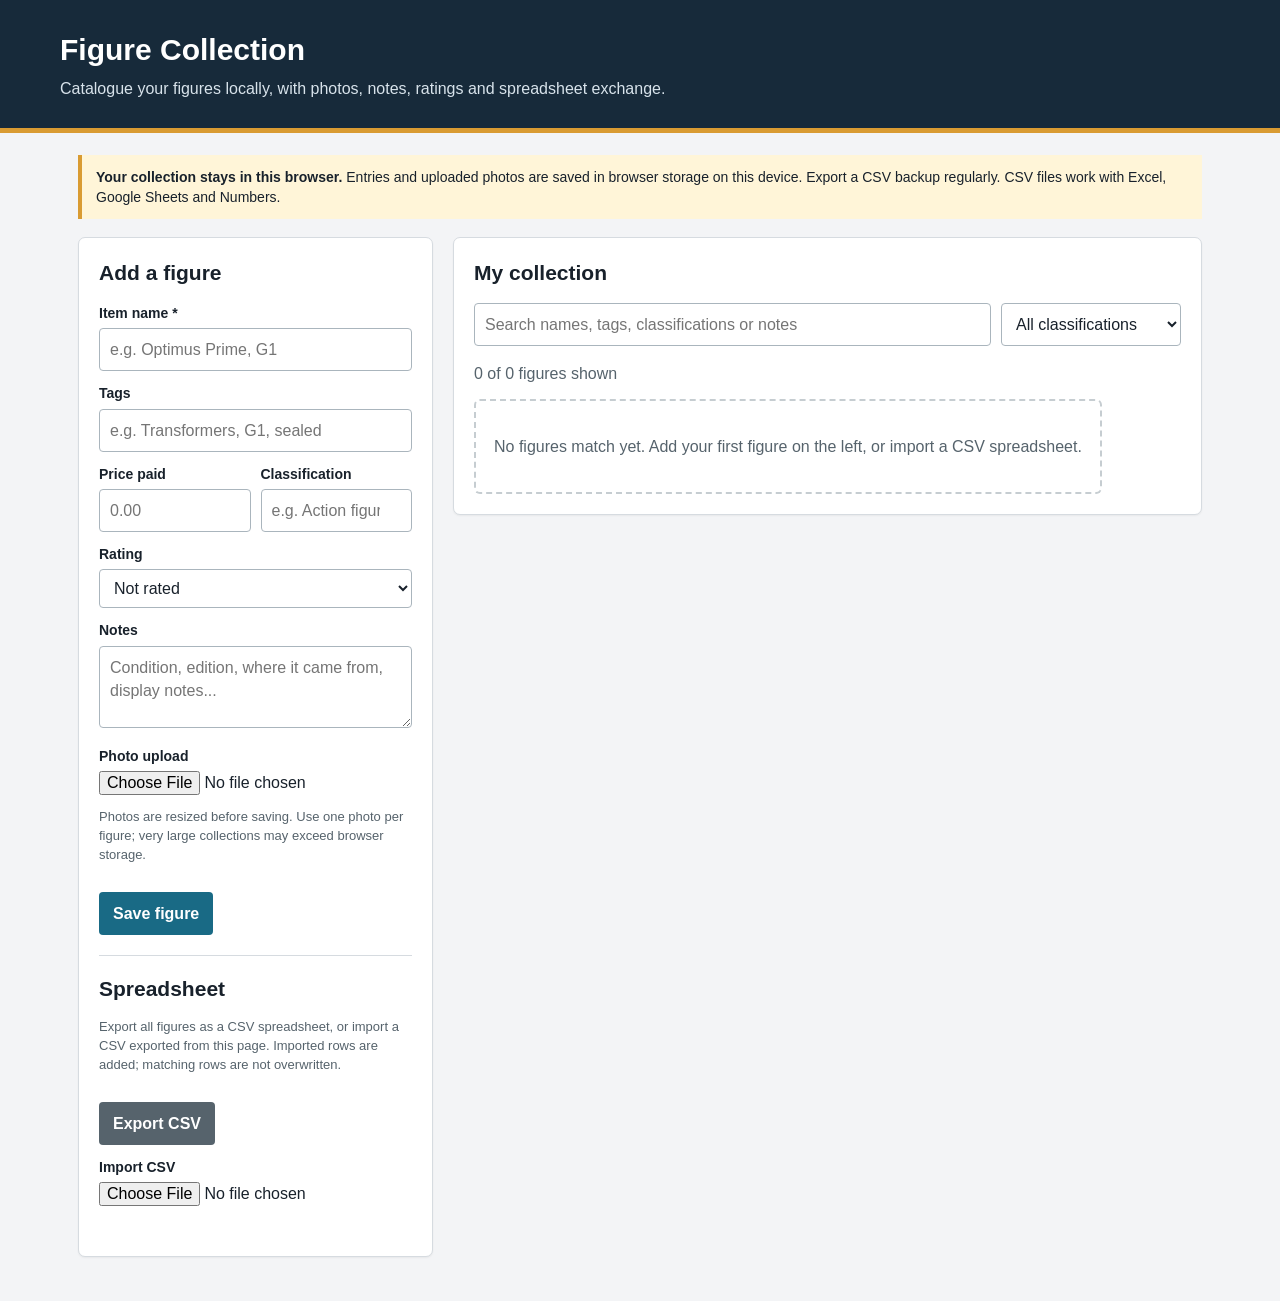
<file: projects/figure.html>
<!doctype html>
<html lang="en">
<head>
<meta charset="utf-8">
<meta name="viewport" content="width=device-width, initial-scale=1">
<title>Figure Collection</title>
<style>
  * { box-sizing: border-box; }
  body { margin: 0; background: #f3f4f6; color: #18212b; font-family: Arial, Helvetica, sans-serif; line-height: 1.45; }
  .header { background: #172a3a; color: #fff; padding: 28px 18px; border-bottom: 5px solid #d99b32; }
  .header-inner, .page { max-width: 1160px; margin: 0 auto; }
  h1 { margin: 0 0 5px; font-size: 30px; }
  h2 { font-size: 21px; margin: 0 0 14px; }
  .header p { margin: 0; color: #d8e3eb; }
  .page { padding: 22px 18px 44px; }
  .notice { background: #fff5d8; border-left: 4px solid #d99b32; padding: 12px 14px; margin-bottom: 18px; font-size: 14px; }
  .layout { display: flex; align-items: flex-start; gap: 20px; }
  .panel { background: #fff; border: 1px solid #d6dbe0; border-radius: 7px; padding: 20px; box-shadow: 0 1px 2px rgba(0,0,0,.05); }
  .editor { flex: 0 0 355px; }
  .collection { flex: 1 1 auto; min-width: 0; }
  label { display: block; margin: 12px 0 5px; font-weight: bold; font-size: 14px; }
  input, select, textarea, button { font: inherit; }
  input[type="text"], input[type="number"], select, textarea { width: 100%; padding: 9px 10px; border: 1px solid #aab5bd; border-radius: 4px; background: #fff; color: #18212b; }
  textarea { min-height: 82px; resize: vertical; }
  .row { display: flex; gap: 10px; }
  .row > div { flex: 1 1 0; }
  .button { display: inline-block; border: 0; border-radius: 4px; padding: 10px 14px; background: #196a85; color: white; cursor: pointer; font-weight: bold; margin: 14px 7px 0 0; }
  .button:hover { background: #0f536b; }
  .button.secondary { background: #56636c; }
  .button.danger { background: #a7433c; }
  .button.small { padding: 7px 9px; margin-top: 0; font-size: 13px; }
  .button:disabled { opacity: .55; cursor: default; }
  .tools { border-top: 1px solid #d6dbe0; margin-top: 20px; padding-top: 18px; }
  .tools p, .muted { color: #56636c; font-size: 13px; }
  .filter-row { display: flex; gap: 10px; margin-bottom: 16px; }
  .filter-row input { flex: 1 1 auto; }
  .filter-row select { flex: 0 0 180px; }
  .summary { color: #56636c; margin: 0 0 14px; }
  .cards { display: flex; flex-wrap: wrap; gap: 16px; }
  .card { position: relative; display: flex; flex: 1 1 310px; max-width: 100%; min-height: 188px; border: 1px solid #d6dbe0; border-radius: 6px; overflow: hidden; background: #fff; }
  .image { width: 116px; flex: 0 0 116px; background: #e6ecef; display: flex; align-items: center; justify-content: center; color: #56636c; font-size: 13px; text-align: center; padding: 8px; }
  .image img { display: block; width: 100%; height: 100%; object-fit: cover; }
  .card-body { padding: 13px; flex: 1 1 auto; min-width: 0; }
  .card h3 { margin: 0 66px 6px 0; font-size: 18px; overflow-wrap: break-word; }
  .meta { margin: 4px 0; font-size: 14px; }
  .tags { margin: 8px 0; }
  .tag { display: inline-block; background: #e7f1f4; color: #164c61; border-radius: 12px; padding: 2px 8px; margin: 0 4px 4px 0; font-size: 12px; }
  .rating { color: #a76900; font-weight: bold; }
  .notes { font-size: 13px; color: #44525c; white-space: pre-wrap; overflow-wrap: break-word; }
  .comments { margin-top: 11px; border-top: 1px solid #e1e5e8; padding-top: 9px; }
  .comments strong { font-size: 13px; }
  .comment { margin: 5px 0; font-size: 13px; color: #44525c; white-space: pre-wrap; overflow-wrap: break-word; }
  .comment-form { display: flex; gap: 6px; margin-top: 8px; }
  .comment-form input { flex: 1 1 auto; min-width: 0; padding: 6px 7px; border: 1px solid #aab5bd; border-radius: 4px; }
  .comment-form .button { flex: 0 0 auto; }
  .card-actions { position: absolute; right: 9px; top: 9px; }
  .empty { padding: 34px 18px; color: #56636c; text-align: center; border: 2px dashed #c6cdd1; border-radius: 6px; }
  .status { min-height: 20px; margin-top: 10px; color: #155f3d; font-size: 14px; }
  .status.error { color: #9a2822; }
  .hidden { display: none; }
  @media (max-width: 800px) { .layout { display: block; } .editor { margin-bottom: 18px; } .filter-row { display: block; } .filter-row select { width: 100%; margin-top: 9px; } }
</style>
</head>
<body>
<header class="header"><div class="header-inner"><h1>Figure Collection</h1><p>Catalogue your figures locally, with photos, notes, ratings and spreadsheet exchange.</p></div></header>
<main class="page">
  <div class="notice"><strong>Your collection stays in this browser.</strong> Entries and uploaded photos are saved in browser storage on this device. Export a CSV backup regularly. CSV files work with Excel, Google Sheets and Numbers.</div>
  <div class="layout">
    <section class="panel editor" aria-label="Figure editor">
      <h2 id="formTitle">Add a figure</h2>
      <form id="figureForm">
        <input type="hidden" id="itemId">
        <label for="name">Item name *</label><input id="name" type="text" required maxlength="120" placeholder="e.g. Optimus Prime, G1">
        <label for="tags">Tags</label><input id="tags" type="text" maxlength="300" placeholder="e.g. Transformers, G1, sealed">
        <div class="row"><div><label for="price">Price paid</label><input id="price" type="number" min="0" step="0.01" placeholder="0.00"></div><div><label for="classification">Classification</label><input id="classification" type="text" list="classifications" maxlength="100" placeholder="e.g. Action figure"></div></div>
        <datalist id="classifications"><option value="Action figure"><option value="Statue"><option value="Model kit"><option value="Plush"><option value="Trading figure"><option value="Other"></datalist>
        <label for="rating">Rating</label><select id="rating"><option value="">Not rated</option><option value="1">1 / 5</option><option value="2">2 / 5</option><option value="3">3 / 5</option><option value="4">4 / 5</option><option value="5">5 / 5</option></select>
        <label for="notes">Notes</label><textarea id="notes" maxlength="2500" placeholder="Condition, edition, where it came from, display notes..."></textarea>
        <label for="photo">Photo upload</label><input id="photo" type="file" accept="image/*"><p class="muted">Photos are resized before saving. Use one photo per figure; very large collections may exceed browser storage.</p>
        <button class="button" type="submit" id="saveButton">Save figure</button><button class="button secondary hidden" type="button" id="cancelEdit">Cancel edit</button>
      </form>
      <div class="tools"><h2>Spreadsheet</h2><p>Export all figures as a CSV spreadsheet, or import a CSV exported from this page. Imported rows are added; matching rows are not overwritten.</p><button class="button secondary" type="button" id="exportCsv">Export CSV</button><label for="importCsv">Import CSV</label><input id="importCsv" type="file" accept=".csv,text/csv"><div id="status" class="status" aria-live="polite"></div></div>
    </section>
    <section class="panel collection" aria-label="Figure collection">
      <h2>My collection</h2><div class="filter-row"><input id="search" type="text" placeholder="Search names, tags, classifications or notes"><select id="filterClass"><option value="">All classifications</option></select></div><p id="summary" class="summary"></p><div id="cards" class="cards"></div>
    </section>
  </div>
</main>
<script>
(function () {
  'use strict';
  var STORAGE_KEY = 'findamakFigureCollectionV1';
  var items = loadItems();
  var photoData = '';
  var $ = function (id) { return document.getElementById(id); };
  function loadItems() { try { var stored = window.localStorage.getItem(STORAGE_KEY); var parsed = stored ? JSON.parse(stored) : []; return Object.prototype.toString.call(parsed) === '[object Array]' ? parsed : []; } catch (e) { return []; } }
  function saveItems() { try { window.localStorage.setItem(STORAGE_KEY, JSON.stringify(items)); return true; } catch (e) { setStatus('Could not save. Browser storage may be full; remove a photo or export your data.', true); return false; } }
  function cleanText(value) { return String(value || '').replace(/^\s+|\s+$/g, ''); }
  function escapeHtml(value) { return String(value || '').replace(/&/g, '&amp;').replace(/</g, '&lt;').replace(/>/g, '&gt;').replace(/"/g, '&quot;').replace(/'/g, '&#39;'); }
  function uniqueId() { return 'f' + new Date().getTime() + Math.floor(Math.random() * 100000); }
  function normaliseComments(comments) { var out = [], i, comment, text; if (Object.prototype.toString.call(comments) !== '[object Array]') { return out; } for (i = 0; i < comments.length; i++) { comment = comments[i]; text = cleanText(typeof comment === 'string' ? comment : comment && comment.text); if (text) { out.push({ id: cleanText(comment && comment.id) || uniqueId(), text: text }); } } return out; }
  function normaliseItem(item) { return { id: cleanText(item.id) || uniqueId(), name: cleanText(item.name), tags: cleanText(item.tags), price: cleanText(item.price), classification: cleanText(item.classification), rating: String(item.rating || ''), notes: cleanText(item.notes), photo: cleanText(item.photo), comments: normaliseComments(item.comments) }; }
  function addComment(item, text) { var message = cleanText(text); if (!message) { return false; } item.comments = normaliseComments(item.comments); item.comments.push({ id: uniqueId(), text: message }); return true; }
  function stars(rating) { var n = parseInt(rating, 10) || 0, s = '', i; for (i = 0; i < n; i++) { s += '*'; } return s || 'Not rated'; }
  function setStatus(message, error) { var status = $('status'); status.className = error ? 'status error' : 'status'; status.innerHTML = escapeHtml(message); }
  function formatPrice(value) { var n = parseFloat(value); return isNaN(n) ? 'No price recorded' : '$' + n.toFixed(2); }
  function tagsHtml(value) { var list = cleanText(value).split(','), html = '', i, tag; for (i = 0; i < list.length; i++) { tag = cleanText(list[i]); if (tag) { html += '<span class="tag">' + escapeHtml(tag) + '</span>'; } } return html; }
  function rebuildClassificationFilter() { var current = $('filterClass').value, seen = {}, names = [], i, c; for (i = 0; i < items.length; i++) { c = items[i].classification; if (c && !seen[c.toLowerCase()]) { seen[c.toLowerCase()] = true; names.push(c); } } names.sort(); $('filterClass').innerHTML = '<option value="">All classifications</option>'; for (i = 0; i < names.length; i++) { $('filterClass').innerHTML += '<option value="' + escapeHtml(names[i]) + '">' + escapeHtml(names[i]) + '</option>'; } $('filterClass').value = current; }
  function commentsHtml(item) { var comments = normaliseComments(item.comments), html = '', i; for (i = 0; i < comments.length; i++) { html += '<div class="comment">' + escapeHtml(comments[i].text) + '</div>'; } return '<div class="comments"><strong>Comments (' + comments.length + ')</strong>' + html + '<form class="comment-form" data-comment-form="' + escapeHtml(item.id) + '"><input type="text" maxlength="500" required placeholder="Add a comment"><button class="button secondary small" type="submit">Add</button></form></div>'; }
  function render() { var cards = $('cards'), term = cleanText($('search').value).toLowerCase(), selected = $('filterClass').value.toLowerCase(), visible = [], i, item, text, commentText, html = ''; for (i = 0; i < items.length; i++) { item = items[i]; commentText = normaliseComments(item.comments).map(function (comment) { return comment.text; }).join(' '); text = (item.name + ' ' + item.tags + ' ' + item.classification + ' ' + item.notes + ' ' + commentText).toLowerCase(); if ((!term || text.indexOf(term) !== -1) && (!selected || item.classification.toLowerCase() === selected)) { visible.push(item); } } visible.sort(function(a,b) { return a.name.toLowerCase() > b.name.toLowerCase() ? 1 : -1; }); $('summary').innerHTML = visible.length + ' of ' + items.length + ' figure' + (items.length === 1 ? '' : 's') + ' shown'; if (!visible.length) { cards.innerHTML = '<div class="empty">No figures match yet. Add your first figure on the left, or import a CSV spreadsheet.</div>'; return; } for (i = 0; i < visible.length; i++) { item = visible[i]; html += '<article class="card"><div class="image">' + (item.photo ? '<img src="' + escapeHtml(item.photo) + '" alt="Photo of ' + escapeHtml(item.name) + '">' : 'No photo') + '</div><div class="card-body"><div class="card-actions"><button class="button secondary small" type="button" data-edit="' + escapeHtml(item.id) + '">Edit</button> <button class="button danger small" type="button" data-delete="' + escapeHtml(item.id) + '">Delete</button></div><h3>' + escapeHtml(item.name) + '</h3><div class="meta"><strong>' + escapeHtml(item.classification || 'Unclassified') + '</strong> | ' + formatPrice(item.price) + '</div><div class="rating" aria-label="Rating: ' + escapeHtml(stars(item.rating)) + '">Rating: ' + escapeHtml(stars(item.rating)) + '</div><div class="tags">' + tagsHtml(item.tags) + '</div>' + (item.notes ? '<div class="notes">' + escapeHtml(item.notes) + '</div>' : '') + commentsHtml(item) + '</div></article>'; } cards.innerHTML = html; }
  function resetForm() { $('figureForm').reset(); $('itemId').value = ''; photoData = ''; $('formTitle').innerHTML = 'Add a figure'; $('saveButton').innerHTML = 'Save figure'; $('cancelEdit').className = 'button secondary hidden'; }
  function editItem(id) { var i, item; for (i = 0; i < items.length; i++) { if (items[i].id === id) { item = items[i]; break; } } if (!item) { return; } $('itemId').value = item.id; $('name').value = item.name; $('tags').value = item.tags; $('price').value = item.price; $('classification').value = item.classification; $('rating').value = item.rating; $('notes').value = item.notes; photoData = item.photo; $('formTitle').innerHTML = 'Edit figure'; $('saveButton').innerHTML = 'Update figure'; $('cancelEdit').className = 'button secondary'; window.scrollTo(0, 0); }
  function deleteItem(id) { var i; if (!window.confirm('Delete this figure from this browser collection?')) { return; } for (i = items.length - 1; i >= 0; i--) { if (items[i].id === id) { items.splice(i, 1); } } if (saveItems()) { rebuildClassificationFilter(); render(); setStatus('Figure deleted.'); } }
  function csvCell(value) { var s = String(value === undefined || value === null ? '' : value); return '"' + s.replace(/"/g, '""') + '"'; }
  function commentText(item) { return normaliseComments(item.comments).map(function (comment) { return comment.text; }).join(' | '); }
  function exportCsv() { var headers = ['Name', 'Tags', 'Price', 'Classification', 'Rating', 'Notes', 'Comments'], lines = [headers.map(csvCell).join(',')], i, x, blob, link; for (i = 0; i < items.length; i++) { x = items[i]; lines.push([x.name, x.tags, x.price, x.classification, x.rating, x.notes, commentText(x)].map(csvCell).join(',')); } blob = new Blob([lines.join('\r\n')], {type: 'text/csv;charset=utf-8'}); link = document.createElement('a'); link.href = window.URL.createObjectURL(blob); link.download = 'figure-collection.csv'; document.body.appendChild(link); link.click(); document.body.removeChild(link); window.URL.revokeObjectURL(link.href); setStatus('CSV export downloaded. Photos are not included in spreadsheets.'); }
  function parseCsv(text) { var rows = [], row = [], field = '', quoted = false, i, ch, next; for (i = 0; i < text.length; i++) { ch = text.charAt(i); next = text.charAt(i + 1); if (ch === '"' && quoted && next === '"') { field += '"'; i++; } else if (ch === '"') { quoted = !quoted; } else if (ch === ',' && !quoted) { row.push(field); field = ''; } else if ((ch === '\n' || ch === '\r') && !quoted) { if (ch === '\r' && next === '\n') { i++; } row.push(field); if (row.length > 1 || row[0] !== '') { rows.push(row); } row = []; field = ''; } else { field += ch; } } if (field !== '' || row.length) { row.push(field); rows.push(row); } return rows; }
  function importCsv(file) { var reader = new FileReader(); reader.onload = function (event) { var rows = parseCsv(event.target.result), header, map = {}, added = 0, i, j, r, item, importedComment; if (rows.length < 2) { setStatus('The CSV needs a header row and at least one data row.', true); return; } header = rows[0]; for (j = 0; j < header.length; j++) { map[cleanText(header[j]).toLowerCase()] = j; } if (map.name === undefined) { setStatus('CSV import needs a Name column.', true); return; } for (i = 1; i < rows.length; i++) { r = rows[i]; if (!cleanText(r[map.name])) { continue; } importedComment = map.comments === undefined ? '' : r[map.comments]; item = normaliseItem({ name: r[map.name], tags: map.tags === undefined ? '' : r[map.tags], price: map.price === undefined ? '' : r[map.price], classification: map.classification === undefined ? '' : r[map.classification], rating: map.rating === undefined ? '' : r[map.rating], notes: map.notes === undefined ? '' : r[map.notes], comments: importedComment ? [importedComment] : [] }); items.push(item); added++; } if (added && saveItems()) { rebuildClassificationFilter(); render(); setStatus(added + ' figure' + (added === 1 ? '' : 's') + ' imported. Photos are not imported from CSV.'); } else if (!added) { setStatus('No rows with a name were found in that CSV.', true); } $('importCsv').value = ''; }; reader.readAsText(file); }
  $('figureForm').onsubmit = function (event) { var record, id, i, found = false; event.preventDefault(); record = normaliseItem({ id: $('itemId').value, name: $('name').value, tags: $('tags').value, price: $('price').value, classification: $('classification').value, rating: $('rating').value, notes: $('notes').value, photo: photoData }); if (!record.name) { setStatus('A figure name is required.', true); return; } id = record.id; for (i = 0; i < items.length; i++) { if (items[i].id === id) { record.comments = normaliseComments(items[i].comments); items[i] = record; found = true; } } if (!found) { items.push(record); } if (saveItems()) { rebuildClassificationFilter(); render(); resetForm(); setStatus(found ? 'Figure updated.' : 'Figure saved.'); } };
  $('photo').onchange = function () { var file = this.files && this.files[0], reader; if (!file) { return; } if (file.size > 4 * 1024 * 1024) { setStatus('Please choose a photo smaller than 4 MB.', true); this.value = ''; return; } reader = new FileReader(); reader.onload = function (event) { var image = new Image(); image.onload = function () { var max = 800, scale = Math.min(1, max / Math.max(image.width, image.height)), canvas = document.createElement('canvas'), ctx; canvas.width = Math.max(1, Math.round(image.width * scale)); canvas.height = Math.max(1, Math.round(image.height * scale)); ctx = canvas.getContext('2d'); ctx.drawImage(image, 0, 0, canvas.width, canvas.height); photoData = canvas.toDataURL('image/jpeg', 0.82); setStatus('Photo ready to save with this figure.'); }; image.src = event.target.result; }; reader.readAsDataURL(file); };
  $('cancelEdit').onclick = resetForm; $('exportCsv').onclick = exportCsv; $('importCsv').onchange = function () { if (this.files && this.files[0]) { importCsv(this.files[0]); } }; $('search').oninput = render; $('filterClass').onchange = render;
  $('cards').onclick = function (event) { var target = event.target || event.srcElement, id = target.getAttribute('data-edit') || target.getAttribute('data-delete'); if (!id) { return; } if (target.getAttribute('data-edit')) { editItem(id); } else { deleteItem(id); } };
  $('cards').onsubmit = function (event) { var form = event.target || event.srcElement, id = form.getAttribute('data-comment-form'), input, i; if (!id) { return; } event.preventDefault(); input = form.getElementsByTagName('input')[0]; for (i = 0; i < items.length; i++) { if (items[i].id === id && addComment(items[i], input.value)) { if (saveItems()) { render(); setStatus('Comment added.'); } return; } } setStatus('Please enter a comment.', true); };
  items = items.map(normaliseItem); rebuildClassificationFilter(); render();
  window.figureCollectionTestApi = { parseCsv: parseCsv, normaliseItem: normaliseItem, normaliseComments: normaliseComments, addComment: addComment, commentText: commentText, csvCell: csvCell };
}());
</script>
</body>
</html>
</file>
